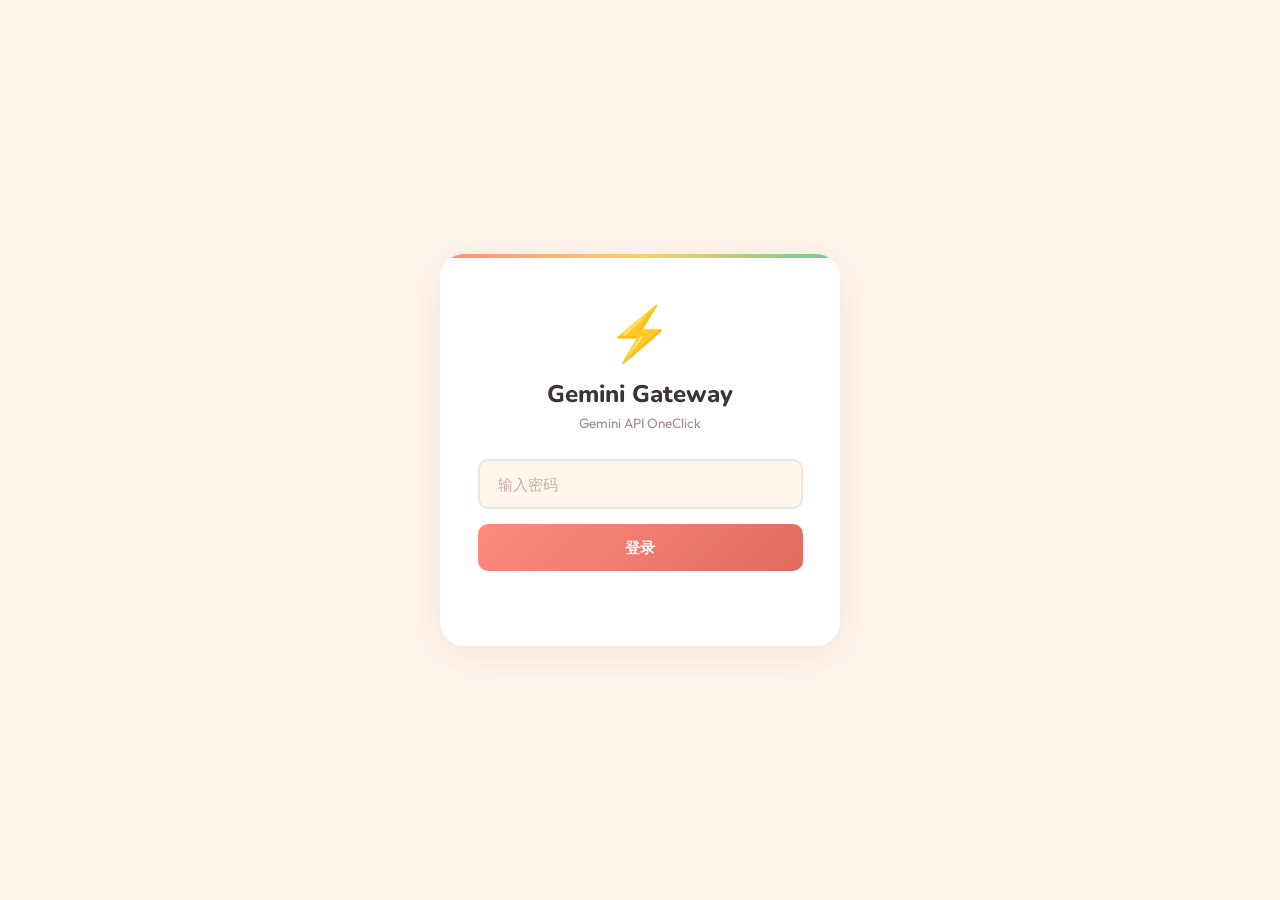
<file: web/index.html>
<!DOCTYPE html>
<html lang="zh-CN">
<head>
<meta charset="UTF-8">
<meta name="viewport" content="width=device-width, initial-scale=1.0">
<script>try{var t=localStorage.getItem('oc-theme');if(t==='terminal')document.documentElement.dataset.theme=t;}catch(e){}</script>
<title>Gemini Gateway</title>
<link rel="icon" href="data:image/svg+xml,<svg xmlns='http://www.w3.org/2000/svg' viewBox='0 0 100 100'><text y='.9em' font-size='90'>🍪</text></svg>">
<link rel="preconnect" href="https://fonts.googleapis.com">
<link href="https://fonts.googleapis.com/css2?family=Nunito:wght@400;600;700;800&family=Outfit:wght@300;400;500&family=JetBrains+Mono:wght@400;600;800&display=swap" rel="stylesheet">
<style>
*, *::before, *::after { margin: 0; padding: 0; box-sizing: border-box; }

:root {
  --bg: #FFF6EE;
  --bg-warm: #FFF0E3;
  --card: #FFFFFF;
  --card-hover: #FFF9F5;
  --primary: #FF8B7E;
  --primary-light: #FFB5AD;
  --primary-dark: #E06B5E;
  --accent: #FFD166;
  --accent-light: #FFE4A0;
  --success: #6EC89B;
  --success-light: #D4F0E1;
  --danger: #FF7B7B;
  --danger-light: #FFD4D4;
  --warn: #FFB347;
  --warn-light: #FFE4B5;
  --text: #3D3535;
  --text-muted: #9E8E8E;
  --text-light: #C4B0B0;
  --border: #F0E4DC;
  --shadow-sm: 0 2px 8px rgba(120, 80, 60, 0.06);
  --shadow-md: 0 4px 20px rgba(120, 80, 60, 0.08);
  --shadow-lg: 0 8px 40px rgba(120, 80, 60, 0.12);
  --radius: 16px;
  --radius-sm: 10px;
}

html { font-size: 15px; }
body {
  font-family: 'Outfit', sans-serif;
  background: var(--bg);
  color: var(--text);
  min-height: 100vh;
  overflow-x: hidden;
}

body::before {
  content: '';
  position: fixed;
  inset: 0;
  background:
    radial-gradient(circle at 15% 25%, rgba(255,139,126,0.06) 0%, transparent 50%),
    radial-gradient(circle at 85% 75%, rgba(255,209,102,0.06) 0%, transparent 50%),
    radial-gradient(circle at 50% 50%, rgba(110,200,155,0.04) 0%, transparent 60%);
  pointer-events: none;
  z-index: 0;
}

/* --- LOGIN --- */
.login-screen {
  position: fixed; inset: 0;
  display: flex; align-items: center; justify-content: center;
  background: var(--bg); z-index: 1000;
  transition: opacity 0.5s ease, transform 0.5s ease;
}
.login-screen.hidden { opacity: 0; transform: scale(1.02); pointer-events: none; }

.login-box {
  text-align: center; padding: 3rem 2.5rem;
  background: var(--card); border-radius: 24px;
  box-shadow: var(--shadow-lg); width: min(400px, 90vw);
  position: relative; overflow: hidden;
}
.login-box::before {
  content: ''; position: absolute; top: 0; left: 0; right: 0; height: 4px;
  background: linear-gradient(90deg, var(--primary), var(--accent), var(--success));
}
.login-icon { font-size: 3.5rem; margin-bottom: 0.8rem; display: block; animation: float 3s ease-in-out infinite; }
@keyframes float { 0%, 100% { transform: translateY(0); } 50% { transform: translateY(-8px); } }

.login-box h1 { font-family: 'Nunito', sans-serif; font-weight: 800; font-size: 1.6rem; color: var(--text); margin-bottom: 0.3rem; }
.login-box p { color: var(--text-muted); font-size: 0.9rem; margin-bottom: 1.8rem; }

.login-input {
  width: 100%; padding: 0.9rem 1.2rem; border: 2px solid var(--border);
  border-radius: var(--radius-sm); font-family: 'Outfit', sans-serif; font-size: 1rem;
  outline: none; transition: border-color 0.2s, box-shadow 0.2s; background: var(--bg);
}
.login-input:focus { border-color: var(--primary-light); box-shadow: 0 0 0 4px rgba(255,139,126,0.1); }
.login-input::placeholder { color: var(--text-light); }

.login-btn {
  width: 100%; margin-top: 1rem; padding: 0.9rem;
  background: linear-gradient(135deg, var(--primary), var(--primary-dark));
  color: white; border: none; border-radius: var(--radius-sm);
  font-family: 'Nunito', sans-serif; font-weight: 700; font-size: 1rem;
  cursor: pointer; transition: transform 0.15s, box-shadow 0.15s;
}
.login-btn:hover { transform: translateY(-1px); box-shadow: 0 4px 16px rgba(255,139,126,0.3); }
.login-btn:active { transform: translateY(0); }
.login-error { color: var(--danger); font-size: 0.85rem; margin-top: 0.8rem; min-height: 1.2rem; }

/* --- APP --- */
.app { position: relative; z-index: 1; max-width: 1200px; margin: 0 auto; padding: 1.5rem; display: none; }
.app.visible { display: block; animation: fadeUp 0.6s ease; }
@keyframes fadeUp { from { opacity: 0; transform: translateY(16px); } to { opacity: 1; transform: translateY(0); } }

/* --- TOPBAR --- */
.topbar {
  display: flex; align-items: center; justify-content: space-between; flex-wrap: wrap; gap: 0.8rem;
  margin-bottom: 1.5rem; padding: 1rem 1.5rem;
  background: var(--card); border-radius: var(--radius); box-shadow: var(--shadow-sm);
}
.topbar-left { display: flex; align-items: center; gap: 0.8rem; }
.topbar-logo { font-size: 1.8rem; }
.topbar-title { font-family: 'Nunito', sans-serif; font-weight: 800; font-size: 1.3rem; }
.topbar-sub { font-size: 0.8rem; color: var(--text-muted); }
.topbar-right { display: flex; align-items: center; gap: 0.6rem; flex-wrap: wrap; }

.stat-pill {
  display: inline-flex; align-items: center; gap: 0.4rem;
  padding: 0.35rem 0.8rem; border-radius: 20px; font-size: 0.8rem; font-weight: 500;
}
.stat-pill.ok { background: var(--success-light); color: #2D7A52; }
.stat-pill.warn { background: var(--danger-light); color: #B94A4A; }
.stat-pill.disabled { background: var(--warn-light); color: #92610E; }
.stat-pill.mode { background: #E8F0FE; color: #2F5FA8; }

.btn-topbar {
  padding: 0.4rem 0.9rem; border-radius: 10px; border: 2px solid var(--border);
  background: var(--card); cursor: pointer; display: inline-flex; align-items: center;
  gap: 0.35rem; font-size: 0.8rem; font-family: 'Outfit', sans-serif; font-weight: 500;
  color: var(--text-muted); transition: all 0.15s; white-space: nowrap;
}
.btn-topbar:hover { border-color: var(--primary-light); background: var(--bg-warm); color: var(--text); }
.btn-topbar.spinning .icon { display: inline-block; animation: spin 0.8s linear infinite; }
.btn-topbar .icon { font-size: 0.95rem; line-height: 1; }
@keyframes spin { to { transform: rotate(360deg); } }

/* --- GRID --- */
.grid { display: grid; grid-template-columns: repeat(auto-fill, minmax(220px, 1fr)); gap: 1rem; margin-bottom: 1.5rem; }

/* --- CARD --- */
.card {
  background: var(--card); border-radius: var(--radius); padding: 1.2rem;
  box-shadow: var(--shadow-sm); border: 2px solid transparent;
  cursor: pointer; transition: all 0.2s ease; position: relative; overflow: hidden;
}
.card::after {
  content: ''; position: absolute; top: 0; left: 0; right: 0; height: 3px;
  background: var(--border); transition: background 0.2s;
}
.card.healthy::after { background: linear-gradient(90deg, var(--success), var(--accent)); }
.card.unhealthy::after { background: linear-gradient(90deg, var(--danger), var(--primary-light)); }
.card.disabled-card {
  background: #F3F0ED; opacity: 0.55; filter: grayscale(0.6);
}
.card.disabled-card::after { background: var(--text-light); }
.card.disabled-card:hover { opacity: 0.75; filter: grayscale(0.3); }
.card.no-cookie::after { background: linear-gradient(90deg, var(--danger), var(--primary-light)); }
.card:hover { transform: translateY(-3px); box-shadow: var(--shadow-md); border-color: var(--border); }

.card-header { display: flex; align-items: center; justify-content: space-between; margin-bottom: 0.4rem; }
.card-num { font-family: 'Nunito', sans-serif; font-weight: 800; font-size: 1.1rem; color: var(--text); }
.card-status { width: 10px; height: 10px; border-radius: 50%; flex-shrink: 0; }
.card-status.green { background: var(--success); box-shadow: 0 0 8px rgba(110,200,155,0.4); }
.card-status.red { background: var(--danger); box-shadow: 0 0 8px rgba(255,123,123,0.4); animation: pulse 2s ease-in-out infinite; }
.card-status.yellow { background: var(--warn); }
.card-status.grey { background: var(--text-light); }
.card-status.orange { background: var(--warn); box-shadow: 0 0 8px rgba(255,179,71,0.4); }
.card-status.restarting { background: transparent; border: 2px solid #5B9BD5; border-top-color: transparent; box-sizing: border-box; animation: spin 0.9s linear infinite; }
.card.restarting::after { background: linear-gradient(90deg, #5B9BD5, #93CCE8); }
.card-restarting { font-size: 0.7rem; color: #5B9BD5; background: #E8F0FE; padding: 0.2rem 0.5rem; border-radius: 6px; margin-top: 0.3rem; }
.card-status.blue { background: #5B9BD5; box-shadow: 0 0 8px rgba(91,155,213,0.4); animation: pulse 1.5s ease-in-out infinite; }
.card.img-blocked::after { background: linear-gradient(90deg, var(--warn), var(--accent)); }
.card.tier-plus.healthy::after { background: linear-gradient(90deg, #5B9BD5, #93CCE8); }
.card.tier-pro.healthy::after { background: linear-gradient(90deg, #B89AE8, #D0BFF0); }
.card.tier-ultra.healthy::after { background: linear-gradient(90deg, #C9880E, #E8B830); }
.card-warn { font-size: 0.7rem; color: var(--warn); background: var(--warn-light); padding: 0.2rem 0.5rem; border-radius: 6px; margin-top: 0.3rem; }
.card-busy { font-size: 0.7rem; color: #5B9BD5; background: #E8F0FE; padding: 0.2rem 0.5rem; border-radius: 6px; margin-top: 0.3rem; }
@keyframes pulse { 0%, 100% { opacity: 1; } 50% { opacity: 0.5; } }

.card-meta { display: flex; align-items: center; gap: 0.4rem; margin-bottom: 0.4rem; flex-wrap: wrap; }
.card-name { font-size: 0.85rem; color: var(--text-muted); white-space: nowrap; overflow: hidden; text-overflow: ellipsis; flex: 1; }
.card-port { font-size: 0.7rem; color: var(--text-light); font-family: 'SF Mono', 'Fira Code', monospace; }
.group-badge {
  display: inline-block; font-size: 0.68rem; font-weight: 600; padding: 0.1rem 0.5rem;
  border-radius: 10px; letter-spacing: 0.3px; text-transform: uppercase;
  font-family: 'Nunito', sans-serif;
}

.card-preview {
  font-size: 0.75rem; color: var(--text-light); font-family: 'SF Mono', 'Fira Code', monospace;
  background: var(--bg); padding: 0.35rem 0.6rem; border-radius: 6px;
  white-space: nowrap; overflow: hidden; text-overflow: ellipsis;
}
.card-preview.empty { color: var(--danger); background: var(--danger-light); font-family: 'Outfit', sans-serif; }

.card-stats { font-size: 0.72rem; color: var(--text-muted); margin-top: 0.3rem; display: flex; gap: 0.6rem; }
.card-stats .stat-item { white-space: nowrap; }
.card-stats .stat-err { color: var(--danger); }
.card-usage { margin-top: 0.35rem; display: flex; flex-direction: column; gap: 0.2rem; font-size: 0.7rem; color: var(--text-muted); }
.card-usage .u-row { display: flex; align-items: center; gap: 0.4rem; }
.card-usage .u-label { width: 1.6rem; flex-shrink: 0; }
.card-usage .u-bar { display: block; flex: 1; height: 5px; border-radius: 3px; background: var(--border); overflow: hidden; }
.card-usage .u-fill { display: block; height: 100%; border-radius: 3px; background: var(--success); }
.card-usage .u-fill.mid { background: var(--warn); }
.card-usage .u-fill.high { background: var(--danger); }
.card-usage .u-pct { width: 2.4rem; text-align: right; flex-shrink: 0; font-variant-numeric: tabular-nums; }
.card-usage.stale { opacity: 0.55; }
.card-error {
  font-size: 0.7rem; color: var(--danger); background: var(--danger-light);
  padding: 0.2rem 0.5rem; border-radius: 6px; margin-top: 0.3rem;
  white-space: nowrap; overflow: hidden; text-overflow: ellipsis;
}
.card-actions { margin-top: 0.4rem; display: flex; gap: 0.4rem; justify-content: space-between; }
.card-btn {
  font-size: 0.72rem; padding: 0.2rem 0.6rem; border-radius: 6px; border: 1px solid var(--border);
  background: var(--bg); cursor: pointer; font-family: 'Outfit'; transition: all 0.15s;
}
.card-btn:hover { background: var(--bg-warm); border-color: var(--primary-light); }
.card-btn.enable { border-color: var(--success); color: #2D7A52; }
.card-btn.disable { border-color: var(--danger); color: #B94A4A; }
.card-btn.test { border-color: #2D9CDB; color: #2D9CDB; }
.card-btn.restart { border-color: var(--success); color: #2D7A52; }
.card-btn.testing { opacity: 0.5; pointer-events: none; }

/* --- MODAL --- */
.modal-overlay {
  position: fixed; inset: 0; background: rgba(60, 40, 30, 0.3); backdrop-filter: blur(4px);
  z-index: 500; display: flex; align-items: center; justify-content: center;
  opacity: 0; pointer-events: none; transition: opacity 0.25s;
}
.modal-overlay.active { opacity: 1; pointer-events: auto; }

.modal {
  background: var(--card); border-radius: 20px; padding: 2rem;
  width: min(460px, 92vw); box-shadow: var(--shadow-lg);
  transform: translateY(20px) scale(0.97); transition: transform 0.3s ease;
  max-height: 90vh; overflow-y: auto;
}
.modal-overlay.active .modal { transform: translateY(0) scale(1); }

.modal-header { display: flex; align-items: center; justify-content: space-between; margin-bottom: 1.5rem; }
.modal-title { font-family: 'Nunito', sans-serif; font-weight: 800; font-size: 1.3rem; }
.modal-close {
  width: 34px; height: 34px; border-radius: 10px; border: none; background: var(--bg);
  cursor: pointer; font-size: 1.1rem; display: flex; align-items: center;
  justify-content: center; transition: background 0.15s;
}
.modal-close:hover { background: var(--danger-light); }

.form-group { margin-bottom: 1.2rem; }
.form-label { display: block; font-size: 0.8rem; font-weight: 500; color: var(--text-muted); margin-bottom: 0.4rem; text-transform: uppercase; letter-spacing: 0.5px; }
.form-input {
  width: 100%; padding: 0.8rem 1rem; border: 2px solid var(--border);
  border-radius: var(--radius-sm); font-family: 'SF Mono', 'Fira Code', monospace;
  font-size: 0.85rem; outline: none; transition: border-color 0.2s, box-shadow 0.2s;
  background: var(--bg); color: var(--text);
}
.form-input:focus { border-color: var(--primary-light); box-shadow: 0 0 0 4px rgba(255,139,126,0.08); }
.form-input::placeholder { color: var(--text-light); }
.form-input-name { font-family: 'Outfit', sans-serif; font-size: 0.95rem; }
.card-proxy { display:flex; gap:0.45rem; margin:0.65rem 0; font-size:0.74rem; color:var(--text-muted); }
.card-proxy-label { flex-shrink:0; color:var(--text-light); }
.card-proxy-value { min-width:0; overflow-wrap:anywhere; }
.proxy-list { display:flex; flex-direction:column; gap:0.5rem; margin-bottom:0.8rem; }
.proxy-row { display:flex; align-items:center; gap:0.65rem; padding:0.65rem 0.75rem; background:var(--bg); border:1px solid var(--border); border-radius:var(--radius-sm); }
.proxy-row-info { flex:1; min-width:0; overflow-wrap:anywhere; font-size:0.8rem; }
.proxy-row-address { color:var(--text-muted); margin-top:0.15rem; font-family:var(--font-mono,monospace); font-size:0.72rem; }
.proxy-row.editing { border-color:var(--accent); }
.proxy-row-actions { display:flex; gap:0.4rem; flex-wrap:wrap; flex-shrink:0; }
.proxy-edit-cancel { grid-column:1/-1; justify-self:end; }
.proxy-edit-cancel[hidden] { display:none; }
.proxy-add { display:grid; grid-template-columns:1fr auto; gap:0.55rem; }
.proxy-add .proxy-address { grid-column:1/-1; }
.proxy-examples { grid-column:1/-1; font-size:0.72rem; line-height:1.65; color:var(--text-muted); }
.proxy-examples code { font-family:var(--font-mono,monospace); overflow-wrap:anywhere; }
.proxy-add .btn { padding:0.6rem 1rem; }
.proxy-select-msg { font-size:0.76rem; min-height:1.1rem; margin-top:0.35rem; color:var(--text-muted); }
.proxy-select-msg.err { color:var(--danger); }

.modal-actions { display: flex; gap: 0.8rem; margin-top: 1.5rem; }
.btn { flex: 1; padding: 0.85rem; border-radius: var(--radius-sm); border: none; font-family: 'Nunito', sans-serif; font-weight: 700; font-size: 0.95rem; cursor: pointer; transition: all 0.15s; }
.btn-primary { background: linear-gradient(135deg, var(--primary), var(--primary-dark)); color: white; }
.btn-primary:hover { transform: translateY(-1px); box-shadow: 0 4px 16px rgba(255,139,126,0.3); }
.btn-primary:active { transform: translateY(0); }
.btn-primary:disabled { opacity: 0.5; cursor: not-allowed; transform: none; box-shadow: none; }
.btn-ghost { background: var(--bg); color: var(--text-muted); border: 2px solid var(--border); }
.btn-ghost:hover { background: var(--bg-warm); }

.modal-msg { margin-top: 0.8rem; font-size: 0.85rem; min-height: 1.2rem; text-align: center; }
.modal-msg.ok { color: var(--success); }
.modal-msg.err { color: var(--danger); }

/* --- LOG PANEL --- */
/* --- TABS --- */
.tab-bar {
  display: flex; gap: 0; margin-bottom: 1.5rem;
  background: var(--card); border-radius: var(--radius); box-shadow: var(--shadow-sm);
  overflow: hidden;
}
.tab-btn {
  flex: 1; padding: 0.85rem 1rem; border: none; background: transparent;
  font-family: 'Nunito', sans-serif; font-weight: 700; font-size: 0.95rem;
  color: var(--text-muted); cursor: pointer; transition: all 0.2s;
  display: flex; align-items: center; justify-content: center; gap: 0.5rem;
  position: relative;
}
.tab-btn:hover { background: var(--bg-warm); color: var(--text); }
.tab-btn.active { color: var(--primary-dark); background: var(--bg-warm); }
.tab-btn.active::after {
  content: ''; position: absolute; bottom: 0; left: 10%; right: 10%; height: 3px;
  background: linear-gradient(90deg, var(--primary), var(--accent)); border-radius: 3px 3px 0 0;
}
.tab-content { display: none; }
.tab-content.active { display: block; animation: fadeUp 0.3s ease; }

/* --- IMAGE STUDIO --- */
.studio-section {
  background: var(--card); border-radius: var(--radius); box-shadow: var(--shadow-sm);
  padding: 1.2rem; margin-bottom: 1rem;
}
.studio-section-title {
  font-family: 'Nunito', sans-serif; font-weight: 700; font-size: 0.9rem;
  color: var(--text); margin-bottom: 0.8rem; display: flex; align-items: center; gap: 0.5rem;
}
.studio-label {
  font-size: 0.78rem; color: var(--text-muted); margin-bottom: 0.35rem; font-weight: 500;
}
.img-grid {
  display: grid; gap: 0.6rem;
}
.img-grid.cols-1 { grid-template-columns: 1fr; }
.img-grid.cols-2 { grid-template-columns: repeat(2, 1fr); }
.img-grid.cols-3 { grid-template-columns: repeat(3, 1fr); }
.img-grid.cols-4 { grid-template-columns: repeat(4, 1fr); }
.img-card {
  position: relative; border-radius: var(--radius-sm); overflow: hidden;
  box-shadow: var(--shadow-sm); background: var(--bg); transition: transform 0.15s;
}
.img-card:hover { transform: translateY(-2px); box-shadow: var(--shadow-md); }
.img-card img { width: 100%; display: block; cursor: pointer; }
.img-card-actions {
  position: absolute; bottom: 0; left: 0; right: 0;
  background: linear-gradient(transparent, rgba(0,0,0,0.6));
  padding: 1.5rem 0.5rem 0.5rem; display: flex; gap: 0.3rem; justify-content: flex-end;
  opacity: 0; transition: opacity 0.2s;
}
.img-card:hover .img-card-actions { opacity: 1; }
.img-action-btn {
  padding: 0.25rem 0.55rem; border-radius: 6px; border: none;
  font-size: 0.72rem; cursor: pointer; font-family: 'Outfit', sans-serif;
  transition: all 0.15s; backdrop-filter: blur(4px);
}
.img-action-btn.save { background: rgba(110,200,155,0.85); color: #fff; }
.img-action-btn.save:hover { background: var(--success); }
.img-action-btn.dl { background: rgba(255,255,255,0.85); color: var(--text); }
.img-action-btn.dl:hover { background: #fff; }
.img-action-btn.del { background: rgba(255,123,123,0.85); color: #fff; }
.img-action-btn.del:hover { background: var(--danger); }
.img-action-btn.pro { background: rgba(160,120,220,0.85); color: #fff; }
.img-action-btn.pro:hover { background: rgba(140,90,210,1); }
.img-action-btn.pro:disabled { opacity: 0.6; cursor: wait; }

.section-toggle {
  cursor: pointer; user-select: none;
}
.section-toggle::before {
  content: '▼'; display: inline-block; font-size: 0.6rem; margin-right: 0.3rem;
  transition: transform 0.2s ease; vertical-align: middle;
}
.section-toggle.collapsed::before {
  transform: rotate(-90deg);
}
.section-content.collapsed {
  display: none !important;
}
.gallery-empty {
  text-align: center; padding: 2rem; color: var(--text-muted); font-size: 0.88rem;
}
.gallery-meta {
  font-size: 0.7rem; color: var(--text-muted); padding: 0.3rem 0.5rem;
  white-space: nowrap; overflow: hidden; text-overflow: ellipsis;
}
.batch-bar {
  display: flex; gap: 0.5rem; align-items: center; flex-wrap: wrap;
  padding: 0.5rem 0; font-size: 0.82rem;
}
.batch-bar .info { color: var(--text-muted); flex: 1; }

/* Task tabs */
.task-tab {
  padding: 0.35rem 0.8rem; font-size: 0.75rem; font-weight: 600; border: none;
  background: transparent; color: var(--text-muted); cursor: pointer;
  border-bottom: 2px solid transparent; margin-bottom: -2px; transition: all 0.15s;
  font-family: 'Outfit', sans-serif; display: inline-flex; align-items: center; gap: 0.3rem;
  flex-shrink: 0;
}
.task-tab:hover { color: var(--text); }
.task-tab.active { color: var(--primary); border-bottom-color: var(--primary); }
.task-tab .task-status-dot { font-size: 0.6rem; }
.task-tab .task-close { font-size: 0.85rem; opacity: 0.4; cursor: pointer; margin-left: 0.2rem; }
.task-tab .task-close:hover { opacity: 1; color: var(--danger); }
.task-timeline {
  font-size: 0.72rem; color: var(--text-muted); padding: 0.4rem 0.6rem;
  background: var(--bg); border-radius: var(--radius-sm); margin-bottom: 0.5rem;
  border: 1px solid var(--border); line-height: 1.6;
}
.task-timeline .tl-step { display: inline; }
.task-timeline .tl-arrow { color: var(--border); margin: 0 0.3rem; }
.task-timeline .tl-error { color: var(--danger); }
.task-timeline .tl-success { color: var(--success); font-weight: 600; }
.task-timeline .tl-trying { color: var(--primary); }
@keyframes taskPulse { 0%,100% { opacity: 1; } 50% { opacity: 0.4; } }
/* Optimize prompt bubbles */
.opt-bubble {
  width: 36px; height: 36px; border-radius: 50%; border: 2px solid var(--border);
  background: var(--surface); font-size: 1rem; cursor: pointer; display: flex;
  align-items: center; justify-content: center; transition: all 0.15s;
  box-shadow: 0 2px 8px rgba(0,0,0,0.1);
}
.opt-bubble:hover { transform: scale(1.15); border-color: var(--primary); box-shadow: 0 4px 12px rgba(0,0,0,0.2); }
@keyframes bubblePop {
  0% { opacity: 0; transform: scale(0.3); }
  70% { transform: scale(1.1); }
  100% { opacity: 1; transform: scale(1); }
}
/* Image Studio chips */
.img-chip {
  padding: 0.22rem 0.5rem; border: 1.5px solid var(--border); border-radius: 14px;
  background: var(--bg); font-family: 'Outfit', sans-serif; font-size: 0.72rem;
  cursor: pointer; transition: all 0.15s; white-space: nowrap; color: var(--text-muted);
  flex-shrink: 0;
}
.img-chip:hover { border-color: var(--primary-light); background: var(--card); }
.img-chip.active { border-color: var(--primary); background: var(--primary); color: #fff; }
.img-chip.ratio { min-width: 42px; text-align: center; font-size: 0.7rem; }
.img-model-sel { min-width: 180px; }
.img-select {
  padding: 0.35rem 0.5rem; border: 2px solid var(--border); border-radius: var(--radius-sm);
  font-family: 'Outfit', sans-serif; font-size: 0.8rem; background: var(--bg); color: var(--text);
}
.dim-chip {
  padding: 0.2rem 0.5rem; border-radius: 12px; font-size: 0.7rem;
  border: 1.5px solid var(--border); background: var(--bg); cursor: pointer;
  transition: all 0.15s; font-family: 'Outfit', sans-serif; color: var(--text-muted);
  display: inline-flex; align-items: center; gap: 0.2rem;
}
.dim-chip:hover { border-color: var(--accent); background: var(--card); }
.dim-chip.active { border-color: var(--accent); background: var(--accent-light); color: #92610E; }
.dim-chip .dim-label { font-weight: 600; }
.style-tpl-card {
  padding: 0.4rem 0.6rem; border-radius: 10px; flex-shrink: 0;
  background: var(--bg); border: 1.5px solid var(--border); transition: all 0.15s;
  min-width: 110px; max-width: 160px;
}
.style-tpl-card:hover { border-color: var(--primary-light); }
.style-tpl-header {
  display: flex; align-items: center; justify-content: space-between; cursor: pointer;
  font-size: 0.75rem; font-weight: 600; font-family: 'Nunito', sans-serif;
}
.style-tpl-dims { display: flex; flex-wrap: wrap; gap: 0.2rem; margin-top: 0.3rem; }
.img-history-item {
  padding: 0.5rem; margin-bottom: 0.3rem; border-radius: var(--radius-sm);
  cursor: pointer; transition: background 0.15s;
}
.img-history-item:hover { background: var(--bg-warm); }

.log-panel {
  background: var(--card); border-radius: var(--radius); box-shadow: var(--shadow-sm);
  overflow: hidden; margin-bottom: 1.5rem;
}
.log-toggle {
  padding: 0.8rem 1.2rem; cursor: pointer; display: flex; align-items: center;
  justify-content: space-between; user-select: none;
}
.log-toggle:hover { background: var(--bg-warm); }
.log-header {
  font-family: 'Nunito', sans-serif; font-weight: 700; font-size: 0.95rem;
  display: flex; align-items: center; gap: 0.5rem;
}
.log-arrow { transition: transform 0.2s; font-size: 0.8rem; color: var(--text-muted); }
.log-arrow.open { transform: rotate(180deg); }
.log-body { max-height: 0; overflow: hidden; transition: max-height 0.3s ease; }
.log-body.open { max-height: 350px; overflow-y: auto; }
.log-list { padding: 0 1.2rem 0.8rem; }
.log-entry {
  font-size: 0.78rem; font-family: 'SF Mono', 'Fira Code', monospace;
  padding: 0.2rem 0; border-bottom: 1px solid var(--bg); line-height: 1.5;
}
.log-entry .time { color: var(--text-light); margin-right: 0.5rem; }
.log-entry .cnum { color: var(--primary); font-weight: 600; margin-right: 0.4rem; }
.log-entry.error { color: var(--danger); }
.log-entry.warn { color: var(--warn); }
.log-entry.info { color: var(--text-muted); }

/* --- TOAST --- */
.toast-container { position: fixed; bottom: 1.5rem; right: 1.5rem; z-index: 999; display: flex; flex-direction: column; gap: 0.5rem; align-items: flex-end; }
.toast { padding: 0.7rem 1.2rem; border-radius: var(--radius-sm); font-size: 0.85rem; font-weight: 500; box-shadow: var(--shadow-md); animation: slideIn 0.3s ease; max-width: 320px; }
.toast.ok { background: var(--success-light); color: #2D7A52; }
.toast.err { background: var(--danger-light); color: #B94A4A; }
.toast.info { background: #E8F0FE; color: #3566A5; }
@keyframes slideIn { from { opacity: 0; transform: translateX(20px); } to { opacity: 1; transform: translateX(0); } }

@media (max-width: 640px) {
  .topbar { flex-direction: column; gap: 0.8rem; text-align: center; }
  .topbar-right { justify-content: center; }
  .grid { grid-template-columns: repeat(auto-fill, minmax(160px, 1fr)); gap: 0.8rem; }
  .card { padding: 1rem; }
  .modal { padding: 1.5rem; }
  .studio-section { overflow: hidden; }
  .img-model-sel { flex: 1 1 100% !important; min-width: 0 !important; }
  .img-ctrl-row > div:last-child { flex: 1 1 100%; }
  /* Mobile: gallery 2 columns instead of 4 */
  .img-grid.cols-4 { grid-template-columns: repeat(2, 1fr) !important; }
}

/* --- GUARD SETTINGS MODAL --- */
.guard-section { margin-bottom: 1.2rem; }
.guard-section-title {
  font-family: 'Nunito', sans-serif; font-weight: 700; font-size: 0.9rem;
  color: var(--text); margin-bottom: 0.5rem; display: flex; align-items: center; gap: 0.5rem;
}

.toggle-row {
  display: flex; align-items: center; justify-content: space-between;
  padding: 0.7rem 1rem; background: var(--bg); border-radius: var(--radius-sm); margin-bottom: 0.8rem;
}
.toggle-label { font-size: 0.9rem; font-weight: 500; }
.toggle-desc { font-size: 0.75rem; color: var(--text-muted); margin-top: 0.15rem; }

.toggle-switch {
  position: relative; width: 48px; height: 26px; cursor: pointer;
}
.toggle-switch input { display: none; }
.toggle-track {
  position: absolute; inset: 0; background: var(--border); border-radius: 13px;
  transition: background 0.2s;
}
.toggle-switch input:checked + .toggle-track { background: var(--success); }
.toggle-knob {
  position: absolute; top: 3px; left: 3px; width: 20px; height: 20px;
  background: white; border-radius: 50%; box-shadow: 0 1px 4px rgba(0,0,0,0.15);
  transition: transform 0.2s;
}
.toggle-switch input:checked ~ .toggle-knob { transform: translateX(22px); }

.tag-input-area {
  display: flex; flex-wrap: wrap; gap: 0.4rem; padding: 0.6rem 0.8rem;
  background: var(--bg); border: 2px solid var(--border); border-radius: var(--radius-sm);
  min-height: 44px; align-items: center; cursor: text; transition: border-color 0.2s;
}
.tag-input-area:focus-within { border-color: var(--primary-light); }

.tag {
  display: inline-flex; align-items: center; gap: 0.3rem;
  padding: 0.25rem 0.6rem; background: var(--card); border: 1px solid var(--border);
  border-radius: 6px; font-size: 0.8rem; font-family: 'SF Mono', 'Fira Code', monospace;
  white-space: nowrap;
}
.tag.code { background: #EDE9FE; border-color: #C4B5FD; color: #5B21B6; }
.tag.keyword { background: #FEF3C7; border-color: #FCD34D; color: #92400E; }
.tag-remove {
  cursor: pointer; font-size: 0.7rem; color: var(--text-light); line-height: 1;
  padding: 0 0.1rem; border-radius: 3px;
}
.tag-remove:hover { color: var(--danger); background: var(--danger-light); }

.tag-new-input {
  border: none; outline: none; background: transparent;
  font-family: 'Outfit', sans-serif; font-size: 0.85rem; color: var(--text);
  min-width: 80px; flex: 1;
}
.tag-new-input::placeholder { color: var(--text-light); }

.model-chips {
  display: flex; flex-wrap: wrap; gap: 0.4rem; padding: 0.5rem 0;
  max-height: 4.2rem; overflow: hidden; transition: max-height 0.3s ease;
  position: relative;
}
.model-chips.expanded { max-height: none; }
.model-chip {
  display: inline-flex; align-items: center; gap: 0.3rem;
  padding: 0.25rem 0.65rem; border-radius: 999px; font-size: 0.78rem;
  background: var(--card-bg); border: 1.5px solid var(--border);
  color: var(--text); font-family: 'Outfit', sans-serif;
}
.model-chip::before {
  content: '🍪'; font-size: 0.7rem;
}
.model-chip-empty {
  font-size: 0.8rem; color: var(--text-muted); padding: 0.3rem 0;
}
.model-toggle {
  display: none; width: 100%; text-align: center; padding: 0.2rem 0;
  font-size: 0.75rem; color: var(--primary); cursor: pointer;
  font-family: 'Outfit', sans-serif;
}
.model-toggle:hover { text-decoration: underline; }
.model-toggle.visible { display: block; }
.model-slot-list {
  display: grid; gap: 0.55rem; margin-top: 0.5rem;
}
.model-slot-row {
  display: grid; grid-template-columns: 88px 1fr auto; gap: 0.5rem;
  align-items: center;
}
.model-slot-label {
  font-size: 0.78rem; color: var(--text-muted); font-weight: 700;
}
.model-slot-select {
  min-width: 0; width: 100%;
  padding: 0.45rem 0.6rem; border: 2px solid var(--border); border-radius: 8px;
  background: var(--bg); color: var(--text); font-family: 'Outfit', sans-serif; font-size: 0.8rem;
}
.model-slot-source {
  font-size: 0.72rem; color: var(--text-light); min-width: 32px; text-align: right;
}
.truth-list {
  display: grid; gap: 0.45rem; margin-top: 0.55rem;
}
.truth-row {
  padding: 0.55rem 0.7rem; border-radius: 10px; background: var(--bg);
  border: 1px solid var(--border);
}
.truth-top {
  display: flex; align-items: center; gap: 0.45rem; flex-wrap: wrap;
  font-size: 0.76rem; margin-bottom: 0.25rem;
}
.truth-endpoint {
  display: inline-flex; align-items: center; padding: 0.1rem 0.45rem; border-radius: 999px;
  background: var(--primary-light); color: var(--primary); font-weight: 700;
}
.truth-token {
  font-family: 'SF Mono', 'Fira Code', monospace; color: var(--text-muted);
}
.truth-main {
  font-size: 0.82rem; color: var(--text); line-height: 1.45;
}
.truth-meta {
  font-size: 0.72rem; color: var(--text-light); margin-top: 0.25rem;
}

.guard-hint {
  font-size: 0.75rem; color: var(--text-muted); margin-top: 0.4rem; line-height: 1.4;
}

.threshold-input {
  width: 60px; padding: 0.4rem 0.6rem; border: 2px solid var(--border);
  border-radius: 8px; font-family: 'Outfit', sans-serif; font-size: 0.9rem;
  text-align: center; outline: none; background: var(--bg);
  transition: border-color 0.2s;
}
.threshold-input:focus { border-color: var(--primary-light); }

/* --- GROUP MANAGER --- */
.group-def-item {
  display: flex; align-items: center; justify-content: space-between;
  padding: 0.6rem 0.8rem; background: var(--bg); border-radius: 8px;
  margin-bottom: 0.4rem;
}
.group-def-name {
  display: flex; align-items: center; gap: 0.5rem;
  font-family: 'Nunito', sans-serif; font-weight: 700; font-size: 0.95rem;
}
.group-def-count { font-size: 0.78rem; color: var(--text-muted); font-weight: 400; }
.group-def-del {
  padding: 0.2rem 0.5rem; border-radius: 6px; border: 1px solid var(--border);
  background: var(--card); cursor: pointer; font-size: 0.72rem; color: var(--danger);
  font-family: 'Outfit', sans-serif; transition: all 0.15s; white-space: nowrap;
}
.group-def-del:hover { background: var(--danger-light); border-color: var(--danger); }
.group-def-actions { display: flex; gap: 0.3rem; }
.group-def-btn {
  padding: 0.2rem 0.5rem; border-radius: 6px; border: 1px solid var(--border);
  background: var(--card); cursor: pointer; font-size: 0.72rem; color: var(--text-muted);
  font-family: 'Outfit', sans-serif; transition: all 0.15s; white-space: nowrap;
}
.group-def-btn:hover { background: var(--bg-warm); border-color: var(--primary-light); color: var(--text); }

.gm-picker {
  display: flex; flex-direction: column; gap: 0.3rem;
  max-height: 320px; overflow-y: auto; padding: 0.5rem;
  background: var(--bg); border: 2px solid var(--border); border-radius: var(--radius-sm);
}
.gm-pick-item {
  display: flex; align-items: center; gap: 0.6rem;
  padding: 0.5rem 0.7rem; border-radius: 8px; cursor: pointer;
  transition: all 0.15s; user-select: none; border: 2px solid transparent;
}
.gm-pick-item:hover { background: var(--bg-warm); }
.gm-pick-item.picked { background: rgba(255,139,126,0.12); border-color: var(--primary); }
.gm-pick-item.other-group { opacity: 0.45; }
.gm-pick-num { font-family: 'Nunito', sans-serif; font-weight: 800; font-size: 0.85rem; min-width: 32px; }
.gm-pick-name { font-size: 0.82rem; color: var(--text-muted); flex: 1; overflow: hidden; text-overflow: ellipsis; white-space: nowrap; }
.gm-pick-port { font-size: 0.72rem; color: var(--text-light); font-family: 'SF Mono', monospace; }
.gm-pick-dot { width: 8px; height: 8px; border-radius: 50%; flex-shrink: 0; }
.gm-pick-check {
  width: 18px; height: 18px; border-radius: 5px; border: 2px solid var(--border);
  display: flex; align-items: center; justify-content: center; font-size: 0.65rem; color: white; flex-shrink: 0;
}
.gm-pick-item.picked .gm-pick-check { background: var(--primary); border-color: var(--primary); }
.gm-section-title {
  font-family: 'Nunito', sans-serif; font-weight: 700; font-size: 0.85rem;
  color: var(--text-muted); margin: 0.8rem 0 0.4rem; display: flex; align-items: center; gap: 0.5rem;
}
.gm-back-btn {
  font-size: 0.85rem; color: var(--primary); cursor: pointer; font-weight: 600;
  background: none; border: none; font-family: 'Outfit', sans-serif; padding: 0;
}
.gm-back-btn:hover { text-decoration: underline; }

::-webkit-scrollbar { width: 6px; }
::-webkit-scrollbar-track { background: transparent; }
::-webkit-scrollbar-thumb { background: var(--border); border-radius: 3px; }
::-webkit-scrollbar-thumb:hover { background: var(--text-light); }

/* ═══════════════ THEMES ═══════════════
   Every color/font below is a token; [data-theme] on <html> swaps the set.
   No data-theme = 奶油 (the original palette, unchanged). */
:root {
  --ok-ink: #2D7A52; --bad-ink: #B94A4A; --warn-ink: #92610E;
  --info: #5B9BD5; --info-bg: #E8F0FE; --info-ink: #2F5FA8;
  --disabled-bg: #F3F0ED;
  --overlay: rgba(60, 40, 30, 0.3);
  --focus-ring: rgba(255,139,126,0.14);
  --on-primary: #fff;
  --glow-1: rgba(255,139,126,0.06); --glow-2: rgba(255,209,102,0.06); --glow-3: rgba(110,200,155,0.04);
  --tier-plus: linear-gradient(90deg, #5B9BD5, #93CCE8);
  --tier-pro: linear-gradient(90deg, #B89AE8, #D0BFF0);
  --tier-ultra: linear-gradient(90deg, #C9880E, #E8B830);
  --tier-pro-ink: #8A63D2; --tier-ultra-ink: #B07A0C; --tier-plus-ink: #3C7DBA;
  --font-body: 'Outfit', sans-serif;
  --font-display: 'Nunito', sans-serif;
  --font-mono: 'SF Mono', 'Fira Code', monospace;
  --surface: var(--card); --card-bg: var(--card);
  --card-border: transparent;
  --bar-h: 6px;
}

/* 终端 — phosphor green on black, everything monospace */
:root[data-theme="terminal"] {
  --bg: #0A0D0B; --bg-warm: #0F1511; --card: #0D1210; --card-hover: #111A15;
  --primary: #3DFF8C; --primary-light: #1F7A47; --primary-dark: #2BD472;
  --accent: #FFC93D; --accent-light: #3A3214;
  --success: #3DFF8C; --success-light: #10301E;
  --danger: #FF5F56; --danger-light: #331614;
  --warn: #FFB13D; --warn-light: #33260F;
  --text: #C8F7D6; --text-muted: #6FA585; --text-light: #3B5E49; --border: #1D2E24;
  --shadow-sm: none; --shadow-md: 0 0 0 1px #2BD47255, 0 0 24px rgba(61,255,140,0.10); --shadow-lg: 0 0 40px rgba(61,255,140,0.12);
  --radius: 3px; --radius-sm: 2px;
  --ok-ink: #3DFF8C; --bad-ink: #FF7A72; --warn-ink: #FFC66B;
  --info: #4FD1FF; --info-bg: #0F2630; --info-ink: #7FDFFF;
  --disabled-bg: #0A0D0B; --overlay: rgba(0, 0, 0, 0.7); --focus-ring: rgba(61,255,140,0.15);
  --on-primary: #04110A;
  --glow-1: rgba(61,255,140,0.04); --glow-2: transparent; --glow-3: transparent;
  --tier-plus: #5AA9FF; --tier-pro: #B98CFF; --tier-ultra: #FFC93D;
  --tier-pro-ink: #C9A6FF; --tier-ultra-ink: #FFC93D; --tier-plus-ink: #7FBFFF;
  --font-body: 'JetBrains Mono', monospace; --font-display: 'JetBrains Mono', monospace; --font-mono: 'JetBrains Mono', monospace;
  --card-border: #1D2E24;
}

/* ── token plumbing: everything that used to be hardcoded ── */
button { color: var(--text); }
body, button, input, select, textarea,
.login-input, .card-btn, .btn-topbar, .form-input-name, .img-chip, .img-select, .dim-chip,
.task-tab, .img-action-btn, .tag-new-input, .model-chip, .model-toggle, .model-slot-select,
.threshold-input, .group-def-del, .group-def-btn, .gm-back-btn, .card-preview.empty { font-family: var(--font-body); }
.login-box h1, .login-btn, .topbar-title, .card-num, .group-badge, .modal-title, .btn, .tab-btn,
.studio-section-title, .style-tpl-header, .log-header, .guard-section-title, .group-def-name,
.gm-pick-num, .gm-section-title { font-family: var(--font-display); }
.card-port, .card-preview, .form-input, .log-entry, .tag, .truth-token, .gm-pick-port { font-family: var(--font-mono); }

body::before {
  background:
    radial-gradient(circle at 15% 25%, var(--glow-1) 0%, transparent 50%),
    radial-gradient(circle at 85% 75%, var(--glow-2) 0%, transparent 50%),
    radial-gradient(circle at 50% 50%, var(--glow-3) 0%, transparent 60%);
}
.login-input { color: var(--text); }
.login-input:focus, .form-input:focus { box-shadow: 0 0 0 4px var(--focus-ring); }
.login-btn, .btn-primary { color: var(--on-primary); }
.login-btn:hover, .btn-primary:hover { box-shadow: 0 4px 16px var(--focus-ring); }
.stat-pill.ok { color: var(--ok-ink); }
.stat-pill.warn { color: var(--bad-ink); }
.stat-pill.disabled { color: var(--warn-ink); }
.stat-pill.mode { background: var(--info-bg); color: var(--info-ink); }
.card { border-color: var(--card-border); }
.card.disabled-card { background: var(--disabled-bg); }
.card-status.restarting { border-color: var(--info); border-top-color: transparent; }
.card.restarting::after { background: var(--info); }
.card-restarting, .card-busy { color: var(--info-ink); background: var(--info-bg); }
.card-status.blue { background: var(--info); box-shadow: 0 0 8px var(--info); }
.card.tier-plus.healthy::after { background: var(--tier-plus); }
.card.tier-pro.healthy::after { background: var(--tier-pro); }
.card.tier-ultra.healthy::after { background: var(--tier-ultra); }
.card-warn { color: var(--warn-ink); }
.card-btn { color: var(--text); }
.card-btn.enable, .card-btn.restart { color: var(--ok-ink); }
.card-btn.disable { color: var(--bad-ink); }
.card-btn.test { border-color: var(--info); color: var(--info-ink); }
.toast.ok { color: var(--ok-ink); }
.toast.err { color: var(--bad-ink); }
.toast.info { background: var(--info-bg); color: var(--info-ink); }
.modal-overlay { background: var(--overlay); }
.modal-close { color: var(--text); }
.dim-chip.active { color: var(--warn-ink); }
.img-chip.active { color: var(--on-primary); }
.gm-pick-item.picked { background: var(--focus-ring); }

/* ── layout fixes ── */
.grid { grid-template-columns: repeat(auto-fill, minmax(236px, 1fr)); }
.card { display: flex; flex-direction: column; padding: 1.15rem 1.2rem 1rem; }
.card:hover { background: var(--card-hover); }
.card-actions { margin-top: auto; padding-top: 0.7rem; align-items: center; }
.card-btn { white-space: nowrap; }
.card-head-right { display: inline-flex; align-items: center; gap: 0.45rem; }
.tier-chip {
  font-family: var(--font-display); font-size: 0.6rem; font-weight: 800; letter-spacing: 0.09em;
  padding: 0.08rem 0.38rem; border-radius: 4px; border: 1px solid currentColor; line-height: 1.3;
}
.tier-chip.pro { color: var(--tier-pro-ink); }
.tier-chip.ultra { color: var(--tier-ultra-ink); }
.tier-chip.plus { color: var(--tier-plus-ink); }
.tier-chip.free { color: var(--text-light); }
.card-usage { margin-top: 0.55rem; gap: 0.28rem; }
.card-usage .u-bar { height: var(--bar-h); background: var(--bg-warm); }
.card-usage .u-pct { font-family: var(--font-mono); font-size: 0.68rem; }
.card-stats { margin-top: 0.45rem; }
@media (max-width: 560px) {
  .grid { grid-template-columns: 1fr; }
}

/* first paint only: cards rise in one after another (not on the 10s refresh) */
@keyframes cardIn { from { opacity: 0; transform: translateY(10px); } to { opacity: 1; transform: none; } }
.grid.first-paint .card { animation: cardIn 0.45s cubic-bezier(.2,.7,.3,1) both; animation-delay: calc(var(--i, 0) * 45ms); }

/* ── theme picker ── */
.theme-dots { display: inline-flex; align-items: center; gap: 0.3rem; padding: 0.25rem 0.45rem; border: 2px solid var(--border); border-radius: 999px; background: var(--card); }
.theme-dot {
  width: 18px; height: 18px; border-radius: 50%; border: none; padding: 0; cursor: pointer;
  box-shadow: inset 0 0 0 1px rgba(0,0,0,0.12); transition: transform 0.15s, box-shadow 0.15s;
}
.theme-dot:hover { transform: scale(1.15); }
.theme-dot.active { box-shadow: 0 0 0 2px var(--card), 0 0 0 4px var(--primary); }

/* ── per-theme character ── */

:root[data-theme="terminal"] body::after {
  content: ''; position: fixed; inset: 0; pointer-events: none; z-index: 2;
  background: repeating-linear-gradient(0deg, rgba(0,0,0,0.18) 0 1px, transparent 1px 3px);
}
:root[data-theme="terminal"] .card-num,
:root[data-theme="terminal"] .topbar-title { text-shadow: 0 0 8px rgba(61,255,140,0.45); color: var(--primary); }
:root[data-theme="terminal"] .topbar-title::before { content: '> '; color: var(--text-muted); }
:root[data-theme="terminal"] .card:hover {
  transform: none; border-color: var(--card-border); background: var(--card-hover);
  box-shadow: inset 0 0 28px rgba(61,255,140,0.06), 0 0 18px rgba(61,255,140,0.08);
}
/* hover = HUD targeting brackets closing in on the card corners */
:root[data-theme="terminal"] .card::before {
  content: ''; position: absolute; inset: 12px; pointer-events: none; z-index: 1; opacity: 0;
  background: linear-gradient(var(--primary), var(--primary)) left top / 14px 2px,
    linear-gradient(var(--primary), var(--primary)) left top / 2px 14px,
    linear-gradient(var(--primary), var(--primary)) right top / 14px 2px,
    linear-gradient(var(--primary), var(--primary)) right top / 2px 14px,
    linear-gradient(var(--primary), var(--primary)) left bottom / 14px 2px,
    linear-gradient(var(--primary), var(--primary)) left bottom / 2px 14px,
    linear-gradient(var(--primary), var(--primary)) right bottom / 14px 2px,
    linear-gradient(var(--primary), var(--primary)) right bottom / 2px 14px;
  background-repeat: no-repeat;
  filter: drop-shadow(0 0 4px rgba(61,255,140,0.75));
  transition: inset 0.18s cubic-bezier(.2,.8,.3,1), opacity 0.12s;
}
:root[data-theme="terminal"] .card:hover::before { inset: 3px; opacity: 1; }
:root[data-theme="terminal"] .card.disabled-card::before { filter: none; opacity: 0; }
:root[data-theme="terminal"] .card.disabled-card:hover::before { opacity: 0.4; inset: 3px; }
:root[data-theme="terminal"] .card::after { height: 2px; }
:root[data-theme="terminal"] .group-badge, :root[data-theme="terminal"] .stat-pill { border-radius: 2px; }
:root[data-theme="terminal"] .card-usage .u-bar { border-radius: 0; }
:root[data-theme="terminal"] .card-usage .u-fill { border-radius: 0; background-image: repeating-linear-gradient(90deg, transparent 0 3px, rgba(0,0,0,0.35) 3px 4px); }
:root[data-theme="terminal"] .theme-dot { border-radius: 2px; }

:root[data-theme="terminal"] .topbar,
:root[data-theme="terminal"] .tab-bar,
:root[data-theme="terminal"] .log-panel { border: 1px solid var(--border); }

/* 奶油 hover = cotton candy: a fluffy pastel cloud (pink / lavender / baby blue) that
   slowly swirls, a springy puff-up, and a soft squish when pressed */
@keyframes candySwirl {
  0%, 100% { box-shadow: 0 0 0 2px rgba(255,214,228,0.55), -4px -3px 12px -2px rgba(255,182,206,0.60), 4px 3px 12px -2px rgba(176,216,255,0.60), 0 7px 16px -6px rgba(214,190,255,0.55); }
  50%      { box-shadow: 0 0 0 2px rgba(255,214,228,0.55), 4px -3px 12px -2px rgba(176,216,255,0.60), -4px 3px 12px -2px rgba(255,182,206,0.60), 0 8px 18px -6px rgba(214,190,255,0.60); }
}
:root:not([data-theme]) .card {
  transition: transform 0.45s cubic-bezier(.34,1.56,.64,1), box-shadow 0.3s, background 0.3s;
}
:root:not([data-theme]) .card::after { transition: height 0.3s; }
:root:not([data-theme]) .card:hover {
  transform: translateY(-4px) scale(1.025);
  border-color: transparent;
  background: var(--card);
  animation: candySwirl 3.2s ease-in-out infinite;
}
:root:not([data-theme]) .card:hover::after { height: 5px; }
:root:not([data-theme]) .card:active {
  transform: translateY(-1px) scale(0.985);
  transition-duration: 0.12s;
}
:root:not([data-theme]) .card.disabled-card:hover {
  transform: translateY(-2px) scale(1.01); animation: none;
  box-shadow: 0 10px 24px -8px rgba(200,190,210,0.5);
}
@media (prefers-reduced-motion: reduce) {
  :root:not([data-theme]) .card:hover { animation: none; transform: translateY(-2px); }
}

</style>
</head>
<body>

<!-- LOGIN -->
<div class="login-screen" id="loginScreen">
  <div class="login-box">
    <span class="login-icon">&#x26A1;</span>
    <h1>Gemini Gateway</h1>
    <p>Gemini API OneClick</p>
    <form onsubmit="doLogin();return false;" autocomplete="on">
      <input type="text" name="username" value="admin" autocomplete="username" style="position:absolute;opacity:0;height:0;pointer-events:none" tabindex="-1">
      <input type="password" class="login-input" id="loginPwd" name="password" placeholder="输入密码" autocomplete="current-password">
      <button type="submit" class="login-btn" id="loginBtn">登录</button>
    </form>
    <div class="login-error" id="loginErr"></div>
  </div>
</div>

<!-- APP -->
<div class="app" id="app">
  <div class="topbar">
    <div class="topbar-left">
      <span class="topbar-logo">&#x26A1;</span>
      <div>
        <div class="topbar-title">Gemini Gateway</div>
        <div class="topbar-sub" id="topbarSub">Gemini API OneClick v2.0.0</div>
      </div>
    </div>
    <div class="topbar-right">
      <span class="stat-pill mode" id="modePill" style="display:none">模式未知</span>
      <span class="stat-pill ok" id="statOk">0 正常</span>
      <span class="stat-pill warn" id="statBad">0 异常</span>
      <span class="stat-pill disabled" id="statOff">0 已禁用</span>
      <span class="theme-dots" id="themeDots" title="切换主题"></span>
      <button class="btn-topbar" onclick="openGroupManager()"><span class="icon">&#x1F3F7;</span> 分组管理</button>
      <button class="btn-topbar" id="refreshBtn" onclick="doRefresh()"><span class="icon">&#x21BB;</span> 刷新</button>
      <button class="btn-topbar" onclick="openGuardSettings()"><span class="icon">&#x2699;</span> 设置</button>
      <button class="btn-topbar" onclick="doLogout()"><span class="icon">&#x2192;</span> 退出</button>
    </div>
  </div>

  <!-- Tab Bar -->
  <div class="tab-bar">
    <button class="tab-btn active" onclick="switchTab('manage')" id="tabManage">🍪 容器管理</button>
    <button class="tab-btn" onclick="switchTab('studio')" id="tabStudio">🎨 影像工作室</button>
  </div>

  <!-- Tab 1: Container Management -->
  <div class="tab-content active" id="tabContentManage">
    <div class="grid" id="grid"></div>
    <div class="log-panel">
      <div class="log-toggle" onclick="toggleLogs()">
        <div class="log-header">&#x1F4CB; 网关日志</div>
        <span class="log-arrow" id="logArrow">&#x25BC;</span>
      </div>
      <div class="log-body" id="logBody">
        <div class="log-list" id="logList"></div>
      </div>
    </div>
  </div>

  <!-- Tab 2: Image Studio -->
  <div class="tab-content" id="tabContentStudio">
    <!-- Zone 1: Tool Area -->
    <div class="studio-section">
      <div class="studio-section-title">
        <span>✨ 生成设置</span>
      </div>
      <!-- Prompt -->
      <div style="margin-bottom:0.8rem">
        <textarea id="imgPrompt" rows="3" placeholder="描述你想生成的画面，如：一只橘猫趴在窗台上晒太阳，窗外是樱花&#10;&#10;Shift+Enter 换行，Enter 生成" style="width:100%;padding:0.6rem 0.8rem;border:2px solid var(--border);border-radius:var(--radius-sm);font-family:'Outfit',sans-serif;font-size:0.88rem;resize:vertical;line-height:1.5" onkeydown="if(event.key==='Enter'&&!event.shiftKey){event.preventDefault();doImgGen()}"></textarea>
      </div>
      <!-- Negative prompt with presets -->
      <details style="margin-bottom:0.8rem">
        <summary style="cursor:pointer;font-size:0.8rem;color:var(--text-muted);user-select:none">排除内容（负面提示词）</summary>
        <div id="negPresets" style="display:flex;flex-wrap:wrap;gap:0.3rem;margin-top:0.4rem"></div>
        <input type="text" id="imgNeg" placeholder="自定义排除内容" style="width:100%;margin-top:0.4rem;padding:0.4rem 0.8rem;border:2px solid var(--border);border-radius:var(--radius-sm);font-family:'Outfit',sans-serif;font-size:0.82rem">
      </details>
      <!-- Style: three panels with toggle buttons -->
      <div style="margin-bottom:0.6rem">
        <div style="display:flex;gap:0.3rem;margin-bottom:0.4rem">
          <button class="style-tab-btn" id="styleTabImg" onclick="toggleStylePanel('img')" style="flex:1;padding:0.35rem 0;font-size:0.78rem;font-weight:600;border:2px solid var(--border);border-radius:var(--radius-sm);cursor:pointer;background:var(--surface);transition:all 0.2s">🎨 图片风格</button>
          <button class="style-tab-btn" id="styleTabVid" onclick="toggleStylePanel('vid')" style="flex:1;padding:0.35rem 0;font-size:0.78rem;font-weight:600;border:2px solid var(--border);border-radius:var(--radius-sm);cursor:pointer;background:var(--surface);transition:all 0.2s">🎬 视频风格</button>
          <button class="style-tab-btn" id="styleTabMusic" onclick="toggleStylePanel('music')" style="flex:1;padding:0.35rem 0;font-size:0.78rem;font-weight:600;border:2px solid var(--border);border-radius:var(--radius-sm);cursor:pointer;background:var(--surface);transition:all 0.2s">🎵 音乐风格</button>
        </div>
        <div id="stylePanelImg" style="display:none">
          <div id="imgStyles" style="display:flex;flex-wrap:wrap;gap:0.3rem;padding-bottom:0.3rem"></div>
        </div>
        <div id="stylePanelVid" style="display:none">
          <div id="vidStyles" style="display:flex;flex-wrap:wrap;gap:0.3rem;padding-bottom:0.3rem"></div>
        </div>
        <div id="stylePanelMusic" style="display:none">
          <div id="musicStyles" style="display:flex;flex-wrap:wrap;gap:0.3rem;padding-bottom:0.3rem"></div>
        </div>
      </div>
      <!-- Custom templates (compact inline) -->
      <div id="styleTemplateZone" style="margin-bottom:0.6rem;display:none">
        <div class="studio-label" style="display:flex;justify-content:space-between;align-items:center;margin-bottom:0.3rem">
          <span>🎭 模板</span>
          <span id="styleTemplateCount" style="font-size:0.68rem;color:var(--text-light)"></span>
        </div>
        <div id="styleTemplates" style="display:flex;gap:0.4rem;overflow-x:auto;padding-bottom:0.2rem"></div>
        <div id="styleDimActive" style="display:flex;flex-wrap:wrap;gap:0.25rem;margin-top:0.3rem"></div>
      </div>
      <!-- Row 1: 比例 + 模型 + 质量 + 数量 -->
      <!-- 比例 + 模型选择 -->
      <div class="img-ctrl-row" style="display:flex;align-items:center;gap:0.5rem;margin-bottom:0.6rem;flex-wrap:wrap">
        <div class="studio-label" style="margin:0;flex-shrink:0">比例</div>
        <div id="imgRatios" style="display:flex;gap:0.25rem"></div>
        <div style="margin-left:auto;display:flex;align-items:center;gap:0.4rem;flex-wrap:wrap">
          <span style="font-size:0.72rem;color:var(--text-muted);flex-shrink:0">提示词</span>
          <select id="imgOptModel" class="img-select img-model-sel" style="font-size:0.78rem"></select>
          <span style="font-size:0.72rem;color:var(--text-muted);flex-shrink:0">生图</span>
          <select id="imgModel" class="img-select img-model-sel" style="font-size:0.78rem"></select>
          <select id="imgQuality" class="img-select" style="padding:0.3rem 0.5rem;font-size:0.78rem;flex-shrink:0"><option value="standard">标准</option><option value="hd">HD</option></select>
        </div>
      </div>
      <!-- Row 3: Image area (upload + edit) left, buttons right -->
      <div>
        <div class="studio-label" style="margin-bottom:0.3rem">素材（拖拽上传图片/视频/音频）</div>
        <div id="imgEditRow" style="display:flex;gap:1.2rem;align-items:flex-start">
          <!-- Left: Image display + edit zone -->
          <div style="flex:1 1 0;min-width:0">
            <div id="imgUploadArea" style="border:2px dashed var(--border);border-radius:var(--radius-sm);padding:0.8rem;cursor:pointer;transition:all 0.2s;font-size:0.82rem;color:var(--text-muted);display:flex;align-items:center;justify-content:center" onclick="if(!uploadedImageB64)document.getElementById('imgFileInput').click()" ondragover="event.preventDefault();this.style.borderColor='var(--primary)'" ondragleave="this.style.borderColor='var(--border)'" ondrop="event.preventDefault();this.style.borderColor='var(--border)';handleImageDrop(event)">
              <div id="imgUploadEmpty" style="text-align:center;padding:1rem">
                <div style="font-size:1.5rem;margin-bottom:0.3rem">🖼️</div>
                <div>拖拽或点击上传图片/视频/音频</div>
                <div style="font-size:0.72rem;margin-top:0.2rem">支持从图库拖入 · 图片/视频/音频均可</div>
              </div>
              <div id="imgUploadPreview" style="display:none;width:100%">
                <img id="imgPreviewImg" style="width:100%;max-height:500px;border-radius:6px;object-fit:contain;display:block">
                <div id="imgFileInfo" style="font-size:0.72rem;color:var(--text-muted);margin-top:0.4rem;text-align:center"></div>
                <div id="editSessionInfo" style="display:none;font-size:0.72rem;color:var(--success);text-align:center;margin-top:0.2rem">🔗 编辑会话进行中 — 继续输入指令修改图片</div>
              </div>
            </div>
            <input type="file" id="imgFileInput" accept="image/*,video/*,audio/*" style="display:none" onchange="handleImageSelect(this)">
          </div>
          <!-- Right: Action buttons — switch between Create and Edit menus -->
          <div id="imgBtnCol" style="flex:0 0 120px;display:flex;flex-direction:column;gap:0.4rem">
            <!-- ═══ Create menu (no material) ═══ -->
            <div id="menuCreate">
              <div style="font-size:0.68rem;color:var(--text-light);text-align:center;margin-bottom:0.3rem;font-weight:600">✨ 创作</div>
              <div style="display:flex;flex-direction:column;gap:0.4rem">
                <button class="btn btn-primary" id="imgGenBtn" onclick="doImgGen()" style="width:100%;padding:0.4rem 0;font-size:0.8rem;font-weight:700;white-space:nowrap;border-radius:var(--radius-sm);text-align:center">🎨 生成图片</button>
                <button class="btn btn-primary" id="vidGenBtn" onclick="doVidGen()" style="width:100%;padding:0.4rem 0;font-size:0.8rem;font-weight:700;white-space:nowrap;border-radius:var(--radius-sm);text-align:center;background:linear-gradient(135deg,#6366f1,#8b5cf6)">🎬 生成视频</button>
                <button class="btn btn-primary" id="musicGenBtn" onclick="doMusicGen()" style="width:100%;padding:0.4rem 0;font-size:0.8rem;font-weight:700;white-space:nowrap;border-radius:var(--radius-sm);text-align:center;background:linear-gradient(135deg,#f59e0b,#ef4444)">🎵 生成音乐</button>
                <button class="btn btn-ghost" onclick="optimizePrompt(this)" style="width:100%;padding:0.4rem 0;font-size:0.74rem;font-weight:600;border:2px solid var(--border);border-radius:var(--radius-sm);white-space:nowrap;text-align:center">✨ 优化提示词</button>
              </div>
            </div>
            <!-- ═══ Edit menu (has material) ═══ -->
            <div id="menuEdit" style="display:none">
              <div style="font-size:0.68rem;color:var(--text-light);text-align:center;margin-bottom:0.3rem;font-weight:600">✏️ 编辑 · 转换</div>
              <div style="display:flex;flex-direction:column;gap:0.4rem">
                <button class="btn btn-primary" onclick="doEditTo('image')" style="width:100%;padding:0.4rem 0;font-size:0.8rem;font-weight:700;white-space:nowrap;border-radius:var(--radius-sm);text-align:center">🎨 → 图片</button>
                <button class="btn btn-primary" onclick="doEditTo('video')" style="width:100%;padding:0.4rem 0;font-size:0.8rem;font-weight:700;white-space:nowrap;border-radius:var(--radius-sm);text-align:center;background:linear-gradient(135deg,#6366f1,#8b5cf6)">🎬 → 视频</button>
                <button class="btn btn-primary" onclick="doEditTo('music')" style="width:100%;padding:0.4rem 0;font-size:0.8rem;font-weight:700;white-space:nowrap;border-radius:var(--radius-sm);text-align:center;background:linear-gradient(135deg,#f59e0b,#ef4444)">🎵 → 音乐</button>
                <div style="border-top:1px solid var(--border);margin:0.1rem 0"></div>
                <button class="btn btn-ghost" id="analyzeBtn" onclick="analyzeStyle()" style="width:100%;padding:0.4rem 0;font-size:0.74rem;font-weight:600;border:2px solid var(--accent-light);border-radius:var(--radius-sm);white-space:nowrap;color:#92610E;background:var(--accent-light);text-align:center">🔍 解析风格</button>
                <button class="btn btn-ghost" id="saveMediaBtn" onclick="saveUploadedToGallery()" style="width:100%;padding:0.4rem 0;font-size:0.74rem;font-weight:600;border:2px solid var(--success-light);border-radius:var(--radius-sm);white-space:nowrap;color:var(--success);text-align:center">💾 存入</button>
                <button class="btn btn-ghost" onclick="clearUploadImage()" style="width:100%;padding:0.4rem 0;font-size:0.74rem;font-weight:600;border:2px solid var(--danger-light);border-radius:var(--radius-sm);white-space:nowrap;color:var(--danger);text-align:center">✕ 移除素材</button>
                <button class="btn btn-ghost" onclick="optimizePrompt(this)" style="width:100%;padding:0.4rem 0;font-size:0.74rem;font-weight:600;border:2px solid var(--border);border-radius:var(--radius-sm);white-space:nowrap;text-align:center">✨ 优化提示词</button>
              </div>
            </div>
            <button class="btn btn-ghost" id="imgCancelBtn" onclick="cancelImgRequest()" style="width:100%;padding:0.4rem 0;font-size:0.74rem;font-weight:600;border:2px solid var(--text-light);border-radius:var(--radius-sm);white-space:nowrap;color:var(--text-muted);text-align:center;display:none">⏹ 取消</button>
          </div>
        </div>
      </div>
    </div>

    <!-- Zone 2: Dynamic Task Results -->
    <div class="studio-section" id="resultZone" style="display:none">
      <div id="taskTabBar" style="display:flex;align-items:center;gap:0;margin-bottom:0.5rem;border-bottom:2px solid var(--border);overflow-x:auto;white-space:nowrap"></div>
      <div id="taskPanels"></div>
    </div>

    <!-- Zone 3: Project Gallery -->
    <div class="studio-section">
      <div class="studio-section-title" style="justify-content:space-between">
        <span class="section-toggle" onclick="toggleSection('gallery_collapsed','galleryContent')">🖼️ 项目图库</span>
        <span id="galleryCount" style="font-size:0.78rem;color:var(--text-muted);font-weight:400"></span>
      </div>
      <div id="galleryContent">
        <div id="galleryGrid" class="img-grid cols-4"></div>
        <div id="galleryEmpty" class="gallery-empty">还没有保存的图片</div>
        <div id="galleryMore" style="text-align:center;padding:0.6rem;display:none">
          <button class="img-action-btn dl" onclick="loadMoreGallery()" style="padding:0.4rem 1.2rem">加载更多</button>
        </div>
      </div>
    </div>

    <!-- Zone 4: Video Gallery -->
    <div class="studio-section">
      <div class="studio-section-title" style="justify-content:space-between">
        <span class="section-toggle" onclick="toggleSection('vidgallery_collapsed','vidGalleryContent')">🎬 视频库</span>
        <span id="vidGalleryCount" style="font-size:0.78rem;color:var(--text-muted);font-weight:400"></span>
      </div>
      <div id="vidGalleryContent">
        <div id="vidGalleryGrid" class="img-grid cols-4"></div>
        <div id="vidGalleryEmpty" class="gallery-empty">还没有保存的视频</div>
        <div id="vidGalleryMore" style="text-align:center;padding:0.6rem;display:none">
          <button class="img-action-btn dl" onclick="loadMoreVideoGallery()" style="padding:0.4rem 1.2rem">加载更多</button>
        </div>
      </div>
    </div>

    <!-- Zone 5: Audio Gallery -->
    <div class="studio-section">
      <div class="studio-section-title" style="justify-content:space-between">
        <span class="section-toggle" onclick="toggleSection('audiogallery_collapsed','audioGalleryContent')">🎵 音频库</span>
        <span id="audioGalleryCount" style="font-size:0.78rem;color:var(--text-muted);font-weight:400"></span>
      </div>
      <div id="audioGalleryContent">
        <div id="audioGalleryGrid" class="img-grid cols-4"></div>
        <div id="audioGalleryEmpty" class="gallery-empty">还没有保存的音频</div>
        <div id="audioGalleryMore" style="text-align:center;padding:0.6rem;display:none">
          <button class="img-action-btn dl" onclick="loadMoreAudioGallery()" style="padding:0.4rem 1.2rem">加载更多</button>
        </div>
      </div>
    </div>
  </div>
</div>

<!-- DEPLOY MODAL -->
<div class="modal-overlay" id="modalOverlay" onclick="event.target===this&&closeModal()">
  <div class="modal">
    <div class="modal-header">
      <div class="modal-title" id="modalTitle">#1</div>
      <button class="modal-close" onclick="closeModal()">&#x2715;</button>
    </div>
    <div class="form-group">
      <label class="form-label">账号名称</label>
      <input type="text" class="form-input form-input-name" id="mName" placeholder="可选别名">
    </div>
    <div class="form-group">
      <label class="form-label">所属分组</label>
      <select class="form-input form-input-name" id="mGroup" style="font-family:'Outfit',sans-serif;font-size:0.95rem">
        <option value="">默认分组</option>
      </select>
    </div>
    <div class="form-group">
      <label class="form-label" for="mProxy">IP / 代理分配</label>
      <select class="form-input form-input-name" id="mProxy" onchange="saveSlotProxy()" disabled>
        <option value="">加载中…</option>
      </select>
      <div class="proxy-select-msg" id="mProxyMsg" aria-live="polite">选择即保存</div>
    </div>
    <div class="form-group">
      <label class="form-label" for="mCookieJson">完整 Cookie · Cookie-Editor JSON</label>
      <textarea class="form-input" id="mCookieJson" rows="4" placeholder="粘贴在 Gemini 页面导出的 JSON 数组" spellcheck="false" autocomplete="off" style="resize:vertical;font-size:0.8rem"></textarea>
      <input type="file" id="mCookieFile" accept=".json,application/json" onchange="loadCookieJsonFile(this)" aria-label="选择 Cookie-Editor JSON 文件">
      <div class="proxy-select-msg" id="mCookieJsonHint">导入完整 JSON 时，无需填写下面四项。</div>
    </div>
    <div class="form-group">
      <label class="form-label" for="mAccountIndex">Google 账号序号</label>
      <input type="number" class="form-input" id="mAccountIndex" min="0" max="99" value="0" step="1">
      <div class="proxy-select-msg">网址 /u/1/app 填 1；没有 /u/数字/ 填 0。</div>
    </div>
    <div class="form-group">
      <label class="form-label">SECURE_1PSID</label>
      <input type="text" class="form-input" id="mPsid" placeholder="粘贴 cookie 值" spellcheck="false">
    </div>
    <div class="form-group">
      <label class="form-label">SECURE_1PSIDTS</label>
      <input type="text" class="form-input" id="mPsidts" placeholder="粘贴 cookie 值" spellcheck="false">
    </div>
    <div class="form-group">
      <label class="form-label" for="mOsid">OSID</label>
      <input type="password" class="form-input" id="mOsid" placeholder="gemini.google.com 下的 OSID 值" spellcheck="false" autocomplete="off">
      <div class="proxy-select-msg">已有账号可只补填 OSID；更换登录会话时，请一起填写四项。</div>
    </div>
    <div class="form-group">
      <label class="form-label" for="mSid">SID</label>
      <input type="password" class="form-input" id="mSid" placeholder=".google.com 下的 SID 值" spellcheck="false" autocomplete="off">
      <div class="proxy-select-msg">四项测试请使用同一登录会话的值，无需同时导入 JSON。</div>
    </div>
    <div class="modal-actions">
      <button class="btn btn-ghost" onclick="closeModal()">取消</button>
      <button class="btn btn-primary" id="deployBtn" onclick="doDeploy()">部署</button>
    </div>
    <div class="modal-msg" id="modalMsg"></div>
    <!-- Container Logs -->
    <div style="margin-top:1rem">
      <div class="log-toggle" onclick="toggleContainerLog()">
        <div class="log-header" style="font-size:0.85rem">容器日志</div>
        <span class="log-arrow" id="cLogArrow">&#x25BC;</span>
      </div>
      <div class="log-body" id="cLogBody">
        <div class="log-list" id="cLogList" style="font-size:0.72rem"></div>
      </div>
    </div>
  </div>
</div>

<!-- GUARD SETTINGS MODAL -->
<div class="modal-overlay" id="guardOverlay" onclick="event.target===this&&closeGuardSettings()">
  <div class="modal">
    <div class="modal-header">
      <div class="modal-title">设置</div>
      <button class="modal-close" onclick="closeGuardSettings()">&#x2715;</button>
    </div>

    <div class="guard-section">
      <div class="guard-section-title">IP / 代理地址</div>
      <div class="proxy-list" id="proxyList"><div class="model-chip-empty">加载中…</div></div>
      <div class="proxy-add">
        <input class="form-input proxy-address" id="proxyAddress" aria-label="代理地址" aria-describedby="proxyExamples" placeholder="例如：http://192.0.2.1:8080" spellcheck="false" autocomplete="off">
        <div class="proxy-examples" id="proxyExamples">
          <div>HTTP：<code>http://192.0.2.1:8080</code></div>
          <div>账号密码：<code>http://username:password@192.0.2.1:8080</code></div>
          <div>SOCKS5：<code>socks5://username:password@192.0.2.1:1080</code></div>
          <div>请替换为你的代理 IP 或域名、端口及账号密码；无需认证时省略账号密码。</div>
        </div>
        <input class="form-input form-input-name" id="proxyName" aria-label="代理名称" placeholder="名称（可选）" autocomplete="off">
        <button class="btn btn-primary" id="proxyAddBtn" onclick="addProxy()">添加</button>
        <button class="card-btn proxy-edit-cancel" id="proxyCancelBtn" onclick="cancelProxyEdit()" hidden>取消编辑</button>
      </div>
      <div class="modal-msg" id="proxySettingsMsg" aria-live="polite"></div>
    </div>

    <div class="guard-section">
      <div class="toggle-row">
        <div>
          <div class="toggle-label">自动禁用</div>
          <div class="toggle-desc">达到阈值后自动禁用容器</div>
        </div>
        <label class="toggle-switch">
          <input type="checkbox" id="guardAutoDisable">
          <span class="toggle-track"></span>
          <span class="toggle-knob"></span>
        </label>
      </div>

      <div class="toggle-row">
        <div>
          <div class="toggle-label">错误阈值</div>
          <div class="toggle-desc">连续多少次匹配错误后禁用</div>
        </div>
        <input type="number" class="threshold-input" id="guardThreshold" min="1" max="99" value="3">
      </div>
    </div>

    <div class="guard-section">
      <div class="guard-section-title">触发禁用的状态码</div>
      <div class="tag-input-area" id="codesArea" onclick="this.querySelector('input').focus()">
        <input type="text" class="tag-new-input" id="codesInput" placeholder="输入状态码 (如 503) + 回车">
      </div>
      <div class="guard-hint">仅这些 HTTP 状态码会触发计数。留空则忽略状态码。</div>
    </div>

    <div class="guard-section">
      <div class="guard-section-title">触发禁用的关键词</div>
      <div class="tag-input-area" id="keywordsArea" onclick="this.querySelector('input').focus()">
        <input type="text" class="tag-new-input" id="keywordsInput" placeholder="输入关键词 + 回车">
      </div>
      <div class="guard-hint">错误信息包含这些关键词时触发计数。不区分大小写。</div>
    </div>

    <div class="guard-section">
      <div class="guard-section-title" style="justify-content:space-between">
        模型列表
        <button class="btn btn-primary" onclick="refreshModels()" style="padding:0.25rem 0.8rem;font-size:0.78rem">刷新</button>
      </div>
      <div class="model-chips" id="modelChips">
        <span class="model-chip-empty">点击刷新获取模型列表</span>
      </div>
      <div class="model-toggle" id="modelToggle" onclick="toggleModelChips()">展开全部</div>
    </div>

    <div class="guard-section">
      <div class="guard-section-title" style="justify-content:space-between">
        模型槽位
        <button class="btn btn-primary" onclick="saveModelProfiles()" style="padding:0.25rem 0.8rem;font-size:0.78rem">保存槽位</button>
      </div>
      <div id="modelSlotList" class="model-slot-list">
        <div class="model-chip-empty">加载中...</div>
      </div>
      <div class="guard-hint">这里保存稳定槽位。Gemini 运行时模型名变化后，系统会优先保留人工选择，失效时再自动回退。</div>
    </div>

    <div class="guard-section">
      <div class="guard-section-title">模型真相</div>
      <div id="modelLevelTruth" class="truth-list"></div>
      <div id="modelAccountTruth" class="truth-list"></div>
      <div id="modelTruthList" class="truth-list">
        <div class="model-chip-empty">暂无请求记录</div>
      </div>
      <div class="guard-hint">按档位统计 Google 实际回复标签与成功率；unknown 表示回复中未提供标签。</div>
    </div>

    <div class="guard-section">
      <div class="guard-section-title" style="justify-content:space-between">
        Gateway 监听地址
        <button class="btn btn-primary" id="netSaveBtn" onclick="saveNetworkSettings()" style="padding:0.25rem 0.8rem;font-size:0.78rem">保存</button>
      </div>
      <div class="toggle-row">
        <div>
          <div class="toggle-label">绑定网卡 IP</div>
          <div class="toggle-desc">0.0.0.0 = 所有网卡（docker 消费者/同机服务能访问，需防火墙保护端口）· 127.0.0.1 = 仅本机回环（需反代）· 或填内网 IP</div>
        </div>
        <input type="text" class="threshold-input" id="netGatewayHost" placeholder="0.0.0.0" style="width:9rem">
      </div>
      <div class="guard-hint" id="netRuntimeHint" style="margin-top:0.5rem"></div>
      <div class="modal-msg" id="netMsg" style="margin-top:0.4rem"></div>
    </div>

    <div class="modal-actions">
      <button class="btn btn-ghost" onclick="closeGuardSettings()">取消</button>
      <button class="btn btn-primary" id="guardSaveBtn" onclick="saveGuardSettings()">保存</button>
    </div>
    <div class="modal-msg" id="guardMsg"></div>
  </div>
</div>

<!-- ERROR HISTORY MODAL -->
<div class="modal-overlay" id="errHistOverlay" onclick="event.target===this&&closeErrorHistory()">
  <div class="modal" style="width:min(720px,94vw);max-height:80vh;display:flex;flex-direction:column">
    <div class="modal-header">
      <div class="modal-title" id="errHistTitle">错误明细</div>
      <button class="modal-close" onclick="closeErrorHistory()">&#x2715;</button>
    </div>
    <div id="errHistBody" style="overflow-y:auto;flex:1;border:1px solid var(--border);border-radius:6px;background:var(--bg-soft)"></div>
    <div style="margin-top:8px;font-size:11px;color:var(--text-muted)">完整日志：VPS <code>/tmp/gateway-errors.log</code>（append-only，gateway 重启不清）</div>
  </div>
</div>

<!-- GROUP MANAGER MODAL -->
<div class="modal-overlay" id="groupMgrOverlay" onclick="event.target===this&&closeGroupManager()">
  <div class="modal" style="width:min(520px,92vw)">
    <div class="modal-header">
      <div class="modal-title" id="gmTitle">&#x1F3F7; 分组管理</div>
      <button class="modal-close" onclick="closeGroupManager()">&#x2715;</button>
    </div>
    <!-- Main view: group list -->
    <div id="gmMainView">
      <div class="form-group">
        <label class="form-label">新建分组</label>
        <div style="display:flex;gap:0.5rem">
          <input type="text" class="form-input form-input-name" id="newGroupName" placeholder="分组名（小写字母/数字）" spellcheck="false" style="flex:1">
          <button class="btn btn-primary" onclick="createGroup()" style="flex:0 0 auto;padding:0.6rem 1.2rem">创建</button>
        </div>
      </div>
      <div class="form-group">
        <label class="form-label">分组列表</label>
        <div id="groupDefsList" style="min-height:40px"></div>
      </div>
    </div>
    <!-- Picker view: assign containers to a group -->
    <div id="gmPickerView" style="display:none">
      <div style="margin-bottom:0.8rem">
        <button class="gm-back-btn" onclick="gmShowMain()">&#x2190; 返回列表</button>
      </div>
      <div class="gm-section-title">勾选要加入此分组的容器（点击切换）</div>
      <div class="gm-picker" id="gmPickerGrid"></div>
      <div class="modal-actions" style="margin-top:1rem">
        <button class="btn btn-ghost" onclick="gmShowMain()">取消</button>
        <button class="btn btn-primary" onclick="gmSavePicker()">保存</button>
      </div>
    </div>
    <div class="modal-msg" id="groupMgrMsg"></div>
  </div>
</div>


<!-- TOASTS -->
<div class="toast-container" id="toasts"></div>

<script>
const API = '/api';
let password = '';
let accounts = [];
let gatewayStatus = null;
let currentNum = null;
let names = {};
let autoRefreshTimer = null;
let modelProfiles = null;
let modelTruthEntries = [];
let currentMode = 'unknown';
let proxyProfiles = [];
let proxyAssignments = {};
let proxySettingsLoaded = false;
let proxySettingsError = '';
let proxyLoadVersion = 0;
let proxyMutationVersion = 0;
let proxyEditingId = null;
let proxyFormSaving = false;
let modalVersion = 0;
const pendingProxySaves = new Map();

// ── Helpers ────────────────────────────────────────────────
function esc(s) {
  const d = document.createElement('div');
  d.textContent = s;
  return d.innerHTML;
}

function copyText(text, el) {
  navigator.clipboard.writeText(text).then(() => {
    const orig = el.textContent;
    el.textContent = '已复制';
    el.style.color = 'var(--success)';
    setTimeout(() => { el.textContent = orig; el.style.color = ''; }, 1000);
  }).catch(() => toast('复制失败', 'err'));
}

function authHeaders(extra) {
  const h = Object.assign({'Content-Type': 'application/json'}, extra || {});
  if (password) h['Authorization'] = 'Bearer ' + password;
  return h;
}

const GROUP_COLORS = ['#7C5CFC','#E06B5E','#2D9CDB','#27AE60','#F2994A','#9B51E0','#EB5757','#219653'];
function groupColor(name) {
  let h = 0;
  for (let i = 0; i < name.length; i++) h = ((h << 5) - h + name.charCodeAt(i)) | 0;
  return GROUP_COLORS[Math.abs(h) % GROUP_COLORS.length];
}

function loadNames() {
  try { names = JSON.parse(localStorage.getItem('cm-names') || '{}'); } catch { names = {}; }
}

async function saveName(num, name) {
  await panelRequest(`/gateway/name/${num}`, {method:'POST', body:JSON.stringify({name:name || ''})});
  if (name) names[num] = name; else delete names[num];
  localStorage.setItem('cm-names', JSON.stringify(names));
  const row = gatewayStatus && gatewayStatus.containers && gatewayStatus.containers.find(c => c.num === num);
  if (row) row.name = name || '';
}

// ── Login ──────────────────────────────────────────────────
function doLogin() {
  const pwd = document.getElementById('loginPwd').value;
  const errEl = document.getElementById('loginErr');
  if (!pwd) { errEl.textContent = '请输入密码'; return; }
  errEl.textContent = '';

  fetch(API + '/login', {
    method: 'POST',
    headers: { 'Content-Type': 'application/json' },
    body: JSON.stringify({ password: pwd })
  })
  .then(async r => ({ ok: r.ok, status: r.status, data: await r.json().catch(() => ({})) }))
  .then(({ ok, status, data }) => {
    if (!ok) {
      if (status === 401) throw new Error('密码错误');
      throw new Error(data.detail || data.error || '登录失败');
    }
    password = pwd;
    // 触发浏览器保存密码
    if (window.PasswordCredential) {
      try {
        navigator.credentials.store(new PasswordCredential({id: 'admin', password: pwd}));
      } catch(e) {}
    }
    document.getElementById('loginScreen').classList.add('hidden');
    document.getElementById('app').classList.add('visible');
    loadNames();
    loadAll();
    startAutoRefresh();
  })
  .catch(e => {
    errEl.textContent = e.message || '连接失败';
  });
}

function doLogout() {
  password = '';
  stopAutoRefresh();
  document.getElementById('loginScreen').classList.remove('hidden');
  document.getElementById('app').classList.remove('visible');
  document.getElementById('loginPwd').value = '';
  document.getElementById('loginErr').textContent = '';
}

// 自动填充已保存的密码
if (window.PasswordCredential) {
  navigator.credentials.get({password: true, mediation: 'silent'}).then(cred => {
    if (cred && cred.password) {
      document.getElementById('loginPwd').value = cred.password;
    }
  }).catch(() => {});
}

// ── Data Loading ───────────────────────────────────────────
async function loadAll() {
  try {
    const [accountsRes, statusRes, logsRes] = await Promise.all([
      fetch(API + '/accounts', {headers: authHeaders()}),
      fetch('/gateway/status', {headers: authHeaders()}),
      fetch('/gateway/logs?limit=80', {headers: authHeaders()}),
      loadProxySettings(),
    ]);
    if (accountsRes.ok) {
      const data = await accountsRes.json();
      accounts = (data.accounts || []).sort((a, b) => Number(a.num) - Number(b.num));
    }
    if (statusRes.ok) {
      gatewayStatus = await statusRes.json();
      currentMode = gatewayStatus.mode || 'unknown';
    }
    if (logsRes.ok) {
      const logData = await logsRes.json();
      renderLogs(logData.logs || []);
    }
    renderGrid();
    updateImgGroupSelect();
    initImgStudio();
  } catch(e) {
    toast('加载失败: ' + e.message, 'err');
  }
}

async function doRefresh() {
  const btn = document.getElementById('refreshBtn');
  btn.classList.add('spinning');
  try {
    await fetch('/gateway/refresh', { method: 'POST', headers: authHeaders() });
    await loadAll();
    toast('已刷新', 'info');
  } catch(e) {
    toast('刷新失败', 'err');
  } finally {
    btn.classList.remove('spinning');
  }
}

function startAutoRefresh() {
  stopAutoRefresh();
  autoRefreshTimer = setInterval(loadAll, 10000);
}

function stopAutoRefresh() {
  if (autoRefreshTimer) { clearInterval(autoRefreshTimer); autoRefreshTimer = null; }
}

// ── Render Grid ────────────────────────────────────────────
const localRestarting = new Set();

function renderGrid() {
  const grid = document.getElementById('grid');
  let okCount = 0, badCount = 0, offCount = 0;

  const gwMap = {};
  if (gatewayStatus && gatewayStatus.containers) {
    gatewayStatus.containers.forEach(c => { gwMap[c.num] = c; });
  }

  const cards = accounts.map((a, idx) => {
    const num = a.num;
    const hasCookie = a.has_cookie;
    const gw = gwMap[num] || null;
    const name = (gw && gw.name) || names[num] || '';
    const preview = a.psid_preview || '';
    const group = (gw && gw.group) || '';
    const port = (gw && gw.port) || '';

    let cardClass, dotClass, stateLabel;
    const restarting = !!((gw && gw.initializing) || localRestarting.has(num));
    if (gw && !gw.enabled) {
      cardClass = 'disabled-card'; dotClass = 'yellow'; stateLabel = '已禁用';
      offCount++;
    } else if (restarting) {
      cardClass = 'restarting'; dotClass = 'restarting'; stateLabel = currentMode === 'worker' ? '恢复中' : '重启中';
    } else if (gw && gw.needs_cookie) {
      cardClass = 'unhealthy'; dotClass = 'red'; stateLabel = '认证失败';
      badCount++;
    } else if (gw && gw.last_error_type === 'init_timeout') {
      cardClass = 'unhealthy'; dotClass = 'yellow'; stateLabel = '初始化超时';
      badCount++;
    } else if (gw && gw.healthy && gw.img_blocked) {
      cardClass = 'img-blocked'; dotClass = 'orange'; stateLabel = '仅生文';
      okCount++;
    } else if (gw && gw.healthy && gw.busy) {
      cardClass = 'healthy'; dotClass = 'blue'; stateLabel = '处理中';
      okCount++;
    } else if (gw && gw.healthy) {
      cardClass = 'healthy'; dotClass = 'green'; stateLabel = '正常';
      okCount++;
    } else if (gw && !gw.healthy) {
      cardClass = 'unhealthy'; dotClass = 'red'; stateLabel = '异常';
      badCount++;
    } else if (hasCookie) {
      cardClass = 'healthy'; dotClass = 'grey'; stateLabel = '未检测';
      okCount++;
    } else {
      cardClass = 'no-cookie'; dotClass = 'grey'; stateLabel = '无 Cookie';
      badCount++;
    }

    const tier = subscriptionTier(gw).kind;
    if (tier && tier !== 'free' && tier !== 'unknown') {
      cardClass += ` tier-${tier}`;
    }

    let actionBtn = '';
    if (gw) {
      const testBtn = `<button class="card-btn test" id="testBtn${num}" onclick="event.stopPropagation();testContainer(${num})">测试</button>`;
      const restartLabel = currentMode === 'worker'
        ? '恢复此账号'
        : (currentMode === 'accounts' ? '重启容器' : '重启实例');
      const restartBtn = `<button class="card-btn restart" onclick="event.stopPropagation();restartContainer(${num})">${restartLabel}</button>`;
      if (gw.enabled) {
        actionBtn = testBtn + restartBtn + `<span style="flex:1"></span><button class="card-btn disable" onclick="event.stopPropagation();toggleContainer(${num}, false)">禁用</button>`;
      } else {
        actionBtn = testBtn + restartBtn + `<span style="flex:1"></span><button class="card-btn enable" onclick="event.stopPropagation();toggleContainer(${num}, true)">启用</button><button class="card-btn disable" onclick="event.stopPropagation();deleteContainer(${num})" style="margin-left:4px">删除</button>`;
      }
    }

    let statsLine = '';
    if (gw) {
      const chat = gw.chat_requests || 0;
      const img = gw.image_requests || 0;
      const errs = gw.total_errors || 0;
      statsLine = `<div class="card-stats"><span class="stat-item">聊天 ${chat}</span><span class="stat-item">图片 ${img}</span>${errs ? `<span class="stat-item stat-err" onclick="event.stopPropagation();showErrorHistory(${num})" style="cursor:pointer;text-decoration:underline dotted" title="点击查看错误明细">错误 ${errs}</span>` : ''}</div>`;
    }

    const usageBlock = renderUsage(gw);

    // Authentication and timeout details remain visible below the status label.
    const showErrorLine = gw && gw.last_error && !gw.healthy && !restarting;
    let errorLine = '';
    if (showErrorLine) {
      errorLine = `<div class="card-error" ${gw.last_error_type === 'init_timeout' ? 'style="color:var(--warning, #c99820)"' : ''} title="${esc(gw.last_error)}">${esc(gw.last_error)}</div>`;
    }

    const groupBadge = group
      ? `<span class="group-badge" style="background:${groupColor(group)};color:#fff">${esc(group)}</span>`
      : `<span class="group-badge" style="background:var(--border);color:var(--text-muted)">默认</span>`;
    return `
      <div class="card ${cardClass}" style="--i:${idx}" onclick="openModal(${num})">
        <div class="card-header">
          <span class="card-num">#${num} <span class="card-port">:${port}</span></span>
          <span class="card-head-right">${tierChip(gw)}<span class="card-status ${dotClass}" title="${stateLabel}"></span></span>
        </div>
        <div class="card-meta"><span class="card-name" ${name ? `onclick="event.stopPropagation();copyText('${esc(name)}',this)" style="cursor:copy" title="点击复制"` : ''}>${esc(name || 'Container ' + num)}</span>${groupBadge}</div>
        <div class="card-preview ${preview ? '' : 'empty'}">
          ${preview ? esc(preview) : '无 Cookie'}
        </div>
        <div class="card-proxy"><span class="card-proxy-label">IP / 代理</span><span class="card-proxy-value">${esc(proxyLabel(num))}</span></div>
        ${restarting ? '<div class="card-restarting">正在验证登录…</div>' : ''}
        ${gw && gw.needs_cookie && !restarting ? '<div class="card-warn">认证失败，需要重新认证</div>' : ''}
        ${gw && gw.img_blocked && !gw.needs_cookie && !restarting ? '<div class="card-warn">仅生文，需更新Cookie</div>' : ''}
        ${gw && gw.busy ? '<div class="card-busy">处理中</div>' : ''}
        ${usageBlock}
        ${statsLine}
        ${errorLine}
        <div class="card-actions">${actionBtn}</div>
      </div>
    `;
  });

  grid.innerHTML = cards.join('');
  if (!grid.dataset.painted) {
    grid.dataset.painted = '1';
    grid.classList.add('first-paint');
    setTimeout(() => grid.classList.remove('first-paint'), 1400);
  }
  document.getElementById('statOk').textContent = okCount + ' 正常';
  document.getElementById('statBad').textContent = badCount + ' 异常';
  document.getElementById('statOff').textContent = offCount + ' 已禁用';

  const total = accounts.length;
  const avail = gatewayStatus ? gatewayStatus.available : okCount;
  document.getElementById('topbarSub').textContent = `${avail}/${total} 可用`;
  const modePill = document.getElementById('modePill');
  if (currentMode === 'worker') {
    modePill.textContent = 'worker 模式';
    modePill.style.display = '';
  } else if (currentMode === 'accounts') {
    modePill.textContent = 'accounts 模式';
    modePill.style.display = '';
  } else {
    modePill.textContent = '模式未知';
    modePill.style.display = 'none';
  }
}

function safeProxyAddress(value) {
  const raw = String(value || '');
  try {
    const parsed = new URL(raw);
    parsed.username = '';
    parsed.password = '';
    return parsed.toString().replace(/\/$/, '');
  } catch (_) {
    return raw.includes('@') ? raw.slice(raw.lastIndexOf('@') + 1) : raw;
  }
}

function proxyDisplay(profile) {
  const address = safeProxyAddress(profile.url);
  const name = safeProxyAddress(profile.name || '');
  return name && name !== address ? name + ' · ' + address : address;
}

function proxyLabel(num) {
  if (typeof proxySettingsLoaded === 'undefined' || !proxySettingsLoaded) return '未加载';
  const id = proxyAssignments[String(num)] || '';
  if (!id) return '默认代理';
  const profile = proxyProfiles.find(item => item.id === id);
  if (!profile) return '已绑定代理（列表未找到）';
  const name = String(profile.name || '').trim();
  const address = safeProxyAddress(profile.url);
  // Older versions filled an empty alias with the address automatically.
  const generatedNames = [profile.url, address, String(profile.url || '').split('@').pop()];
  if (name && !generatedNames.includes(name)) return safeProxyAddress(name);
  try { return new URL(profile.url).hostname || '未命名代理'; }
  catch (_) { return '未命名代理'; }
}

// ── Usage limits (5h window + weekly) ──────────────────────
function fmtReset(ts) {
  if (!ts) return '未知';
  const d = new Date(ts * 1000);
  const sameDay = d.toDateString() === new Date().toDateString();
  const hm = d.toLocaleTimeString([], { hour: '2-digit', minute: '2-digit' });
  return sameDay ? hm : `${d.getMonth() + 1}/${d.getDate()} ${hm}`;
}

function renderUsage(gw) {
  if (!gw || !gw.usage) return '';
  const u = gw.usage;
  const row = (label, m) => {
    if (!m || m.usage_percentage == null) return '';
    const pct = m.usage_percentage;
    const cls = pct >= 90 ? 'high' : (pct >= 60 ? 'mid' : '');
    return `<div class="u-row" title="${label}已用 ${pct}% · ${fmtReset(m.reset_at)} 重置">`
      + `<span class="u-label">${label}</span>`
      + `<span class="u-bar"><span class="u-fill ${cls}" style="width:${Math.min(pct, 100)}%"></span></span>`
      + `<span class="u-pct">${pct}%</span></div>`;
  };
  const rows = row('5h', u.current_5h) + row('周', u.weekly);
  if (!rows) return '';
  const stale = gw.usage_error ? ' stale' : '';
  const when = gw.usage_at ? new Date(gw.usage_at * 1000).toLocaleTimeString([], { hour: '2-digit', minute: '2-digit' }) : '';
  const tip = gw.usage_error ? `上次刷新失败：${gw.usage_error}` : `${when} 更新`;
  return `<div class="card-usage${stale}" title="${esc(tip)}">${rows}</div>`;
}

// ── Gateway Actions ────────────────────────────────────────
async function toggleContainer(num, enable) {
  const action = enable ? 'enable' : 'disable';
  try {
    await fetch(`/gateway/${action}/${num}`, { method: 'POST', headers: authHeaders() });
    toast(`#${num} 已${enable ? '启用' : '禁用'}`, 'ok');
    await loadAll();
  } catch(e) {
    toast('操作失败', 'err');
  }
}

async function deleteContainer(num) {
  if (!confirm(`确认删除容器 #${num}？将停止容器并移除配置，不可恢复。`)) return;
  try {
    await fetch(`/gateway/container/${num}`, { method: 'DELETE', headers: authHeaders() });
    toast(`#${num} 已删除`, 'ok');
    await loadAll();
  } catch(e) {
    toast('删除失败', 'err');
  }
}

async function restartContainer(num) {
  const targetLabel = currentMode === 'worker'
    ? '单独恢复账号'
    : (currentMode === 'accounts' ? '重启容器' : '重启实例');
  if (!confirm(`确认${targetLabel} #${num}？`)) return;
  localRestarting.add(num);
  renderGrid();
  try {
    const resp = await fetch(`/gateway/restart/${num}`, { method: 'POST', headers: authHeaders() });
    if (resp.ok) {
      const actionLabel = currentMode === 'worker'
        ? '恢复此账号'
        : (currentMode === 'accounts' ? '重启容器' : '重启实例');
      toast(`#${num} 正在${actionLabel}`, 'ok');
    } else {
      const d = await resp.json().catch(() => ({}));
      toast(d.detail || '重启失败', 'err');
    }
    localRestarting.delete(num);
    await loadAll();
  } catch(e) {
    localRestarting.delete(num);
    renderGrid();
    toast('重启失败: ' + e.message, 'err');
  }
}

// ── Container Test ─────────────────────────────────────────
async function testContainer(num) {
  const btn = document.getElementById('testBtn' + num);
  if (!btn) return;
  btn.classList.add('testing');
  btn.textContent = '测试中...';
  btn.style.minWidth = btn.offsetWidth + 'px';
  try {
    const resp = await fetch(`/gateway/test/${num}`, { method: 'POST', headers: authHeaders() });
    const data = await resp.json();
    if (data.ok) {
      btn.textContent = '✓ 可用';
      btn.style.borderColor = 'var(--success)';
      btn.style.color = '#2D7A52';
      btn.style.background = 'var(--success-light)';
      toast(`#${num} [${data.model}] 正常 — "${data.reply}"`, 'ok');
    } else {
      btn.textContent = '✗ 异常';
      btn.style.borderColor = 'var(--danger)';
      btn.style.color = '#B94A4A';
      btn.style.background = 'var(--danger-light)';
      toast(`#${num} 异常: ${data.error}`, 'err');
    }
  } catch(e) {
    btn.textContent = '✗ 失败';
    btn.style.borderColor = 'var(--danger)';
    btn.style.color = '#B94A4A';
    toast(`#${num} 测试失败: ${e.message}`, 'err');
  } finally {
    btn.classList.remove('testing');
    setTimeout(() => {
      btn.textContent = '测试';
      btn.style.cssText = '';
    }, 5000);
  }
}

// ── Container Logs (in deploy modal) ──────────────────────
function toggleContainerLog() {
  const body = document.getElementById('cLogBody');
  const arrow = document.getElementById('cLogArrow');
  const isOpen = body.classList.toggle('open');
  arrow.classList.toggle('open');
  if (isOpen && currentNum !== null) loadContainerLog(currentNum);
}

async function loadContainerLog(num) {
  const list = document.getElementById('cLogList');
  list.innerHTML = '<div class="log-entry info">加载中...</div>';
  try {
    const resp = await fetch(`/gateway/container-log/${num}?tail=40`, { headers: authHeaders() });
    const data = await resp.json();
    if (data.ok && data.lines.length > 0) {
      list.innerHTML = data.lines.map(l => {
        // Parse docker timestamp: 2026-03-20T17:37:57.941696623Z ...
        let time = '', msg = l;
        const m = l.match(/^(\d{4}-\d{2}-\d{2}T(\d{2}:\d{2}:\d{2}))\.\d+Z\s*(.*)/);
        if (m) { time = m[2]; msg = m[3]; }
        const isErr = /error|fail|exception|traceback|500|blocked/i.test(msg);
        const cls = isErr ? 'error' : 'info';
        const timeHtml = time ? `<span class="time">${time}</span>` : '';
        return `<div class="log-entry ${cls}">${timeHtml}${esc(msg)}</div>`;
      }).join('');
      list.parentElement.scrollTop = list.parentElement.scrollHeight;
    } else {
      list.innerHTML = '<div class="log-entry info">暂无日志</div>';
    }
  } catch(e) {
    list.innerHTML = `<div class="log-entry error">加载失败: ${esc(e.message)}</div>`;
  }
}

// ── Model Refresh ─────────────────────────────────────────
async function refreshModels() {
  try {
    const resp = await fetch('/gateway/refresh-models', { method: 'POST', headers: authHeaders() });
    const data = await resp.json();
    if (resp.ok) {
      renderModelChips((data.models || []).map(m => m.id));
      await loadModelInspector();
      await loadModelSelect();
      toast('模型已刷新', 'ok');
    } else {
      toast(data.detail || '刷新失败', 'err');
    }
  } catch(e) {
    toast('刷新失败: ' + e.message, 'err');
  }
}
function renderModelChips(models) {
  const box = document.getElementById('modelChips');
  const toggle = document.getElementById('modelToggle');
  box.classList.remove('expanded');
  toggle.textContent = '展开全部';
  if (!models.length) { box.innerHTML = '<span class="model-chip-empty">暂无模型</span>'; toggle.classList.remove('visible'); return; }
  box.innerHTML = models.map(m => `<span class="model-chip">${esc(m)}</span>`).join('');
  // check if overflow
  requestAnimationFrame(() => {
    toggle.classList.toggle('visible', box.scrollHeight > box.clientHeight + 2);
  });
}
function toggleModelChips() {
  const box = document.getElementById('modelChips');
  const toggle = document.getElementById('modelToggle');
  const expanded = box.classList.toggle('expanded');
  toggle.textContent = expanded ? '收起' : '展开全部';
}

async function loadModelInspector() {
  try {
    const [profilesResp, truthResp] = await Promise.all([
      fetch('/gateway/model-profiles', {headers: authHeaders()}),
      fetch('/gateway/model-truth?limit=12', {headers: authHeaders()}),
    ]);

    if (profilesResp.ok) {
      const data = await profilesResp.json();
      modelProfiles = data;
      renderModelProfiles(data.slots || {}, data.models || []);
    }

    if (truthResp.ok) {
      const data = await truthResp.json();
      modelTruthEntries = data.entries || [];
      renderModelTruth(modelTruthEntries);
      document.getElementById('modelLevelTruth').innerHTML = (data.levels || []).map(row => `
        <div class="truth-row"><strong>${esc(row.group ? '[' + row.group + '] ' : '')}${esc(row.level)}</strong>
        · 成功率 ${(row.success_rate * 100).toFixed(1)}% (${row.successes}/${row.count})
        <div class="truth-meta">${Object.entries(row.actual_models || {}).map(([label, count]) => `${esc(label)} × ${count}`).join(' · ')}</div></div>
      `).join('');
      document.getElementById('modelAccountTruth').innerHTML = (data.accounts || []).map(row => `
        <div class="truth-row">#${esc(String(row.num))} · ${esc(row.levels.join(' / ') || '未进档')}
        <div class="truth-meta">最近实际标签：${esc(row.actual_model || 'unknown')}</div></div>
      `).join('');
    }
  } catch(e) {
    console.error('Failed to load model inspector:', e);
  }
}

function renderModelProfiles(slots, models) {
  const box = document.getElementById('modelSlotList');
  if (!box) return;
  const slotKeys = Object.keys(slots || {});
  if (!slotKeys.length) {
    box.innerHTML = '<div class="model-chip-empty">暂无槽位</div>';
    return;
  }

  const optionHtml = models.map(m => `<option value="${esc(m)}">${esc(m)}</option>`).join('');
  box.innerHTML = slotKeys.map(slot => {
    const info = slots[slot] || {};
    const selected = info.model || '';
    const selectedHtml = selected && !models.includes(selected)
      ? `<option value="${esc(selected)}">${esc(selected)}（已失效）</option>`
      : '';
    return `
      <div class="model-slot-row">
        <div class="model-slot-label">${esc(info.label || slot)}</div>
        <select class="model-slot-select" data-slot="${esc(slot)}">
          <option value="">自动选择</option>
          ${selectedHtml}
          ${optionHtml}
        </select>
        <div class="model-slot-source">${esc(info.source || '')}</div>
      </div>
    `;
  }).join('');

  box.querySelectorAll('.model-slot-select').forEach(select => {
    const slot = select.dataset.slot;
    const selected = (slots[slot] || {}).model || '';
    if (selected) select.value = selected;
  });
}

function renderModelTruth(entries) {
  const box = document.getElementById('modelTruthList');
  if (!box) return;
  if (!entries || !entries.length) {
    box.innerHTML = '<div class="model-chip-empty">暂无请求记录</div>';
    return;
  }
  box.innerHTML = entries.map(entry => `
    <div class="truth-row">
      <div class="truth-top">
        <span class="truth-endpoint">${esc(entry.endpoint || 'unknown')}</span>
        <span>${esc(entry.header_family || 'unknown')}</span>
        <span class="truth-token">${esc(entry.header_token || '-')}</span>
      </div>
      <div class="truth-main">${esc(entry.level || entry.requested_model || '')} → ${esc(entry.actual_model || 'unknown')} · ${entry.success === false ? '失败' : '成功'}</div>
      <div class="truth-meta">#${esc(String(entry.container || ''))}${entry.group ? ' · [' + esc(entry.group) + ']' : ''} · ${esc(entry.resolution || '')} · ${esc(entry.last_seen || '')}</div>
    </div>
  `).join('');
}

async function saveModelProfiles() {
  const box = document.getElementById('modelSlotList');
  if (!box) return;
  const slots = {};
  box.querySelectorAll('.model-slot-select').forEach(select => {
    slots[select.dataset.slot] = select.value || '';
  });
  try {
    const resp = await fetch('/gateway/model-profiles', {
      method: 'POST',
      headers: authHeaders(),
      body: JSON.stringify({ slots }),
    });
    const data = await resp.json();
    if (!resp.ok) {
      throw new Error(data.detail || '保存失败');
    }
    modelProfiles = data;
    renderModelProfiles(data.slots || {}, data.models || []);
    await loadModelSelect();
    toast('模型槽位已保存', 'ok');
  } catch(e) {
    toast('保存槽位失败: ' + e.message, 'err');
  }
}

// ── Logs ───────────────────────────────────────────────────
function renderLogs(logEntries) {
  const html = logEntries.map(l => {
    const cn = l.container !== null ? `<span class="cnum">#${l.container}</span>` : '';
    return `<div class="log-entry ${l.level}"><span class="time">${esc(l.time)}</span>${cn}${esc(l.message)}</div>`;
  }).join('');
  document.getElementById('logList').innerHTML = html || '<div class="log-entry info">暂无日志</div>';
}

// ── Tabs ──────────────────────────────────────────────────
function switchTab(tab) {
  document.querySelectorAll('.tab-btn').forEach(b => b.classList.remove('active'));
  document.querySelectorAll('.tab-content').forEach(c => c.classList.remove('active'));
  document.getElementById('tab' + tab.charAt(0).toUpperCase() + tab.slice(1)).classList.add('active');
  document.getElementById('tabContent' + tab.charAt(0).toUpperCase() + tab.slice(1)).classList.add('active');
  if (tab === 'studio') {
    loadGallery();
    loadVideoGallery();
    loadAudioGallery();
    // Sync upload area height with button column (must be visible to measure)
    requestAnimationFrame(() => {
      const col = document.getElementById('imgBtnCol');
      const area = document.getElementById('imgUploadArea');
      if (col && area && !uploadedImageB64) area.style.minHeight = col.offsetHeight + 'px';
    });
  }
}

// ── Image Studio ──────────────────────────────────────────
const IMG_STYLES = [
  {id:'none',label:'无风格',icon:'🎯'},
  // Gemini 官方图片风格
  {id:'Monochrome',label:'单色',icon:'⬛'},{id:'Color Block',label:'色块',icon:'🟧'},
  {id:'Runway',label:'跑道',icon:'👗'},{id:'Screen Print',label:'孔版印刷',icon:'🖨️'},
  {id:'Colorful',label:'绚彩',icon:'🌈'},{id:'Gothic Clay',label:'哥特黏土',icon:'🧟'},
  {id:'Explosive',label:'轰动',icon:'💥'},{id:'Salon',label:'沙龙',icon:'💇'},
  {id:'Sketch',label:'素描',icon:'✏️'},{id:'Cinematic',label:'电影效果',icon:'🎬'},
  {id:'Steampunk',label:'蒸汽朋克',icon:'⚙️'},{id:'Sunrise',label:'日出',icon:'🌅'},
  {id:'Myth Fighter',label:'神话斗士',icon:'⚔️'},{id:'Surreal',label:'超现实',icon:'🌀'},
  {id:'Dark',label:'幽暗',icon:'🌑'},{id:'Enamel Pin',label:'珐琅胸针',icon:'📌'},
  {id:'Cyborg',label:'赛博格',icon:'🤖'},{id:'Soft Portrait',label:'柔美人像',icon:'🧑‍🎨'},
  {id:'Retro Cartoon',label:'怀旧卡通',icon:'📺'},{id:'Oil Painting',label:'油画',icon:'🖼️'},
  // 额外常用
  {id:'Anime',label:'动漫',icon:'🌸'},{id:'Photorealistic',label:'写实',icon:'📷'},
  {id:'Watercolor',label:'水彩',icon:'🎨'},{id:'Pixel Art',label:'像素',icon:'👾'},
  {id:'Kawaii',label:'可爱',icon:'🧸'},{id:'Ghibli',label:'吉卜力',icon:'🍃'},{id:'Otome CG',label:'乙女CG',icon:'🌸'},{id:'Fantasy Anime',label:'幻想动漫',icon:'✨'},{id:'Shinkai',label:'新海诚',icon:'🌊'},{id:'Soft Anime',label:'柔和动漫',icon:'🌿'},{id:'Pixiv Rank',label:'P站精选',icon:'🏆'},{id:'Fine Line',label:'精致线条',icon:'✒️'},
];
const IMG_RATIOS = [
  {id:'1024x1024',label:'1:1',icon:'□'},
  {id:'1280x720',label:'16:9',icon:'▭'},
  {id:'720x1280',label:'9:16',icon:'▯'},
  {id:'1792x1024',label:'3:2',icon:'▬'},
  {id:'1024x1792',label:'2:3',icon:'▮'},
];
const VID_STYLES = [
  {id:'none',label:'无风格',icon:'🎯'},
  // 电影流派
  {id:'Korean Drama',label:'韩剧',icon:'🇰🇷'},{id:'Horror',label:'恐怖片',icon:'👻'},
  {id:'Apocalypse',label:'末日片',icon:'☄️'},{id:'Suspense',label:'悬疑片',icon:'🔍'},
  {id:'Romance',label:'爱情片',icon:'💕'},{id:'Action',label:'动作片',icon:'💥'},
  {id:'Wuxia',label:'武侠片',icon:'⚔️'},{id:'Sci-Fi',label:'科幻片',icon:'🚀'},
  {id:'Film Noir',label:'黑色电影',icon:'🌑'},{id:'Ghibli Anime',label:'吉卜力动画',icon:'🍃'},
  // 技法类
  {id:'Slow Motion',label:'慢动作',icon:'🐌'},{id:'Timelapse',label:'延时',icon:'⏩'},
  {id:'Drone Shot',label:'航拍',icon:'🚁'},{id:'Tracking Shot',label:'跟踪长镜头',icon:'🎯'},
  {id:'First Person',label:'第一人称',icon:'👁️'},{id:'Stop Motion',label:'定格动画',icon:'🧱'},
  // 用途类
  {id:'Music Video',label:'MV',icon:'🎤'},{id:'Documentary',label:'纪录片',icon:'📹'},
  {id:'Commercial',label:'广告',icon:'📺'},{id:'Vlog',label:'Vlog',icon:'📱'},
  {id:'VHS',label:'VHS复古',icon:'📼'},
];
const MUSIC_STYLES = [
  {id:'none',label:'无风格',icon:'🎯'},
  {id:'Pop',label:'流行',icon:'🎤'},{id:'Rock',label:'摇滚',icon:'🎸'},
  {id:'Classical',label:'古典',icon:'🎻'},{id:'Jazz',label:'爵士',icon:'🎷'},
  {id:'Electronic',label:'电子',icon:'🎹'},{id:'R&B',label:'R&B',icon:'🎙️'},
  {id:'Folk',label:'民谣',icon:'🪕'},{id:'Hip Hop',label:'嘻哈',icon:'🎧'},
  {id:'Lo-fi',label:'Lo-fi',icon:'☕'},{id:'Ambient',label:'氛围',icon:'🌊'},
  {id:'Country',label:'乡村',icon:'🤠'},{id:'Reggae',label:'雷鬼',icon:'🌴'},
  {id:'Bossa Nova',label:'波萨诺瓦',icon:'🌺'},{id:'Orchestral',label:'管弦乐',icon:'🎼'},
  {id:'Acoustic',label:'原声',icon:'🪗'},{id:'Synthwave',label:'合成器浪潮',icon:'🌆'},
  {id:'Lullaby',label:'摇篮曲',icon:'🌙'},{id:'Cinematic Score',label:'电影配乐',icon:'🎬'},
];
const VID_STYLE_PROMPTS = {
  // 电影流派
  "Korean Drama": "韩剧风格视频。镜头缓慢推向人物面部特写，眼神流转嘴唇微颤，背景虚化成光斑，柔和的侧逆光勾勒轮廓，色调清冷偏蓝带暖色高光，情绪在沉默中蔓延",
  "Horror": "恐怖片风格视频。镜头在黑暗走廊中缓慢前移，光源不稳忽明忽暗，画面边缘有东西一闪而过，突然快速推进到惊恐的面部，色调偏青绿阴冷",
  "Apocalypse": "末日片风格视频。镜头扫过废墟和残垣断壁，尘土弥漫的空气中人物踉跄前行，天空被烟云笼罩透出惨淡光线，画面去饱和偏灰棕色调",
  "Suspense": "悬疑片风格视频。镜头角度倾斜不安，缓慢围绕人物旋转，影子在墙上拉长移动，关键时刻画面突然静止，色调偏暗带高对比，低频氛围感",
  "Romance": "爱情片风格视频。柔光镜头下人物相视微笑，发丝和裙摆被微风轻轻吹动，背景光晕温暖朦胧，镜头在两人之间缓慢切换，色调偏暖金粉调",
  "Action": "动作片风格视频。镜头急速跟拍奔跑和跳跃动作，快速推拉制造冲击感，爆炸碎片从镜头前飞过，动态模糊强烈，画面力量感十足",
  "Wuxia": "武侠片风格视频。人物衣袂飘飞腾空而起，镜头从下方仰拍跃起的身影，竹林树叶纷纷震落，动作时快时慢张弛有度，水墨质感画面",
  "Sci-Fi": "科幻片风格视频。全息投影在空中闪烁，飞船掠过时镜头跟随追拍，金属表面反射蓝色冷光，太空中物体缓慢漂浮旋转，画面科技感十足",
  "Film Noir": "黑色电影风格视频。高对比黑白画面，百叶窗投下的条状阴影缓慢移动，雨水在街面上反光，烟雾穿过光束",
  "Ghibli Anime": "吉卜力动画风格视频。角色奔跑时头发和衣服自然飘动，云朵缓慢变幻形状，草地随风如波浪般起伏，光影柔和温暖，每个细节都有生命力",
  // 技法类
  "Slow Motion": "慢动作视频。所有动作放慢到四分之一速度，细节清晰可见——头发飘动、水滴飞溅、衣料翻卷，每一帧都锐利",
  "Timelapse": "延时摄影视频。云层快速流动，光影随太阳旋转，人群如流水穿过街道，城市灯光次第亮起",
  "Drone Shot": "航拍视频。镜头从高空缓慢下降俯瞰全景，然后贴地飞行穿越场景，前景后景产生强烈纵深感",
  "Tracking Shot": "跟踪长镜头视频。镜头平稳地水平移动跟拍主体，背景层次分明地滑过，一镜到底不剪切",
  "First Person": "第一人称视角视频。镜头跟随视线移动，手和物体从画面边缘出入，带自然的行走晃动和呼吸起伏",
  "Stop Motion": "定格动画视频。每一帧之间有明显的跳跃感，材质是黏土、毛毡、纸板等手工质感，微缩场景，暖色灯光",
  // 用途类
  "Music Video": "MV风格视频。画面跟着节拍快速切换，镜头急速推拉和甩动，霓虹灯光闪烁变色，人物表演动作夸张有能量",
  "Documentary": "纪录片风格视频。手持镜头跟拍主体移动，自然光线，画面轻微晃动，焦点在人物之间切换，色调偏冷偏灰",
  "Commercial": "广告风格视频。镜头平滑滑行展示主体，打光精致干净，画面明亮通透，主体从虚到实的戏剧性揭示",
  "Vlog": "Vlog风格视频。正对镜头的手持自拍视角，自然日光，画面带轻微抖动的真实感，跳切剪辑节奏明快",
  "VHS": "VHS复古视频。画面带扫描线和色彩偏移，偶尔出现信号干扰和雪花噪点，色调泛黄泛暖，分辨率模糊柔和",
};
const MUSIC_STYLE_PROMPTS = {
  "Pop": "Polished pop production with catchy melodic hooks, four-on-the-floor beat at 110-130 BPM, layered synth pads and bright piano, crisp snare and punchy kick, radio-ready vocal mixing with subtle auto-tune shimmer, uplifting major key progressions",
  "Rock": "Driving rock energy with distorted electric guitars, powerful drum kit with crashing cymbals, thumping bass guitar groove, raw aggressive vocal delivery, 120-140 BPM, dynamic verse-chorus-bridge structure, stadium-filling wall of sound",
  "Classical": "Classical orchestral composition with full symphony — strings section legato, woodwind countermelodies, brass fanfares, timpani accents, expressive dynamic range from pianissimo to fortissimo, formal sonata or rondo structure, concert hall reverb",
  "Jazz": "Sophisticated jazz arrangement with walking upright bass, brush-swept ride cymbal swing, Rhodes electric piano comping, mellow saxophone solo lines, complex extended chord voicings — 7ths, 9ths, 13ths, relaxed swing feel at 120-160 BPM, smoky intimate club atmosphere",
  "Electronic": "Electronic dance production with synthesizer-driven sound design, pulsing sidechain-compressed bass, crisp hi-hat patterns, layered arpeggiated sequences, build-ups with rising white noise sweeps into euphoric drops, 125-140 BPM, wide stereo spatial effects",
  "R&B": "Smooth R&B production with lush neo-soul harmonies, mellow Rhodes and warm pad textures, tight programmed drums with lazy swing, silky vocal runs and falsetto, deep sub-bass, sensual intimate mood, 70-100 BPM slow groove",
  "Folk": "Organic folk arrangement with fingerpicked acoustic guitar, warm upright bass or cello, gentle hand percussion — cajón, tambourine, harmonica accents, honest heartfelt vocal storytelling, natural room ambience, 90-120 BPM",
  "Hip Hop": "Hard-hitting hip-hop beat with deep 808 sub-bass, crisp trap hi-hats with rolls, punchy layered snare, atmospheric dark pads, vocal chops as melodic hooks, 80-95 BPM half-time feel, spacious mix with heavy low end",
  "Lo-fi": "Lo-fi chill production with vinyl crackle and tape hiss textures, dusty detuned piano chords, mellow jazz guitar samples, lazy boom-bap drum loop with side-chain wobble, warm saturated low-pass filter, nostalgic melancholic mood, 70-85 BPM",
  "Ambient": "Atmospheric ambient soundscape with evolving synthesizer pads, shimmering granular textures, deep reverb-drenched spaces, subtle field recordings — rain, wind, distant bells, no percussion pulse, weightless floating sensation, wide stereo panorama, meditative calm",
  "Country": "Country music with bright steel-string acoustic guitar strumming, pedal steel guitar slides, fiddle melodies, steady two-step or train-beat drum pattern, twangy vocal delivery, storytelling narrative lyrics, honky-tonk piano fills, 100-130 BPM",
  "Reggae": "Reggae rhythm with offbeat guitar skank, deep dub bass drops, rim-shot one-drop drum pattern on beat three, organ bubble comping, brass stabs, echo and reverb delay throws, laid-back island groove at 70-90 BPM, warm sun-drenched feel",
  "Bossa Nova": "Bossa nova with nylon-string classical guitar syncopated picking pattern, gentle brushed snare, soft upright bass walking line, breathy intimate vocal, subtle flute or saxophone, sophisticated jazz harmony with samba rhythm, 120-140 BPM, elegant understated groove",
  "Orchestral": "Epic orchestral score with full symphony and choir, soaring string legato melodies, thundering brass fanfares, dramatic timpani and percussion crescendos, harp arpeggios, French horn noble themes, massive dynamic swells from whisper to fortissimo, cinematic scale and grandeur",
  "Acoustic": "Pure acoustic arrangement with warm steel-string guitar, gentle fingerpicking patterns, natural room reverb, minimal production — voice and instrument only, intimate close-mic recording, organic imperfections preserved, heartfelt stripped-down simplicity",
  "Synthwave": "Retro synthwave with analog polysynth pads, pulsing arpeggiator sequences, gated reverb snare, driving four-on-the-floor kick, neon-lit 1980s aesthetic, Moog bass growl, vocoder processed vocals, 100-118 BPM, nostalgic futuristic atmosphere",
  "Lullaby": "Gentle lullaby with music box melody, soft celesta tinkling, delicate harp glissandos, warm cello sustain, whisper-soft female vocal, minimal sparse arrangement, soothing repetitive melodic pattern, very slow tempo 60-70 BPM, peaceful sleepy dreamlike quality",
  "Cinematic Score": "Cinematic film score with dramatic orchestral swells, emotional piano themes, tension-building string tremolo, heroic brass crescendos, hybrid electronic-orchestral layers, taiko drum impacts, ethereal choir, sweeping dynamic arc from intimate to epic",
};
let imgSelectedStyle = 'none', vidSelectedStyle = 'none', musicSelectedStyle = 'none';
let imgSelectedRatio = '1024x1024';
const NEG_PRESETS = [
  {id:'bold lines, thick lines, messy lines',label:'粗线条'},
  {id:'comic book style bold outlining',label:'漫画描边'},
  {id:'gritty textures, heavy strokes',label:'粗糙质感'},
  {id:'western comic book style',label:'欧美漫画'},
  {id:'realistic photo style',label:'写实照片'},
  {id:'chibi, super deformed',label:'Q版变形'},
  {id:'text, watermark, signature',label:'文字水印'},
];
let negSelected = new Set();
let tempImages = []; // {b64, prompt, style, size, quality, channel}
let galleryImages = [];
let galleryOffset = 0;
const GALLERY_PAGE = 24;
let vidGalleryItems = [];
let vidGalleryOffset = 0;
const VID_GALLERY_PAGE = 12;
let audioGalleryItems = [];
let audioGalleryOffset = 0;
const AUDIO_GALLERY_PAGE = 16;

let activeStylePanel = null;
function renderStyleChips() {
  const imgEl = document.getElementById('imgStyles');
  if (imgEl) imgEl.innerHTML = IMG_STYLES.map(s =>
    `<button class="img-chip${s.id===imgSelectedStyle?' active':''}" data-style="${s.id}" onclick="selectImgStyle('${s.id}')">${s.icon} ${s.label}</button>`
  ).join('');
  const vidEl = document.getElementById('vidStyles');
  if (vidEl) vidEl.innerHTML = VID_STYLES.map(s =>
    `<button class="img-chip${s.id===vidSelectedStyle?' active':''}" data-style="${s.id}" onclick="selectVidStyle('${s.id}')">${s.icon} ${s.label}</button>`
  ).join('');
  const musicEl = document.getElementById('musicStyles');
  if (musicEl) musicEl.innerHTML = MUSIC_STYLES.map(s =>
    `<button class="img-chip${s.id===musicSelectedStyle?' active':''}" data-style="${s.id}" onclick="selectMusicStyle('${s.id}')">${s.icon} ${s.label}</button>`
  ).join('');
}
function toggleStylePanel(type) {
  const panels = {img:'stylePanelImg', vid:'stylePanelVid', music:'stylePanelMusic'};
  const btns = {img:'styleTabImg', vid:'styleTabVid', music:'styleTabMusic'};
  if (activeStylePanel === type) {
    // Close current
    document.getElementById(panels[type]).style.display = 'none';
    document.getElementById(btns[type]).style.background = 'var(--surface)';
    document.getElementById(btns[type]).style.borderColor = 'var(--border)';
    activeStylePanel = null;
    return;
  }
  // Close all, open target
  for (const [k, id] of Object.entries(panels)) {
    document.getElementById(id).style.display = k === type ? '' : 'none';
    document.getElementById(btns[k]).style.background = k === type ? 'var(--accent-light)' : 'var(--surface)';
    document.getElementById(btns[k]).style.borderColor = k === type ? 'var(--accent)' : 'var(--border)';
  }
  activeStylePanel = type;
}

function initImgStudio() {
  // Sync upload area min-height with button column height
  requestAnimationFrame(() => {
    const col = document.getElementById('imgBtnCol');
    const area = document.getElementById('imgUploadArea');
    if (col && area) area.style.minHeight = col.offsetHeight + 'px';
  });
  renderStyleChips();
  const ratiosEl = document.getElementById('imgRatios');
  ratiosEl.innerHTML = IMG_RATIOS.map(r =>
    `<button class="img-chip ratio${r.id===imgSelectedRatio?' active':''}" data-ratio="${r.id}" onclick="selectImgRatio('${r.id}')">${r.icon} ${r.label}</button>`
  ).join('');
  // Negative presets
  const negEl = document.getElementById('negPresets');
  if (negEl) {
    negEl.innerHTML = NEG_PRESETS.map(p =>
      `<button class="img-chip" data-neg="${p.id}" onclick="toggleNegPreset(this,'${p.id}')">${p.label}</button>`
    ).join('');
  }
  // Load model list + style templates
  loadModelSelect();
  loadStyleTemplates();
}

function toggleNegPreset(el, id) {
  if (negSelected.has(id)) { negSelected.delete(id); el.classList.remove('active'); }
  else { negSelected.add(id); el.classList.add('active'); }
}

function getNegativePrompt() {
  const custom = (document.getElementById('imgNeg')?.value || '').trim();
  const presets = Array.from(negSelected).join(', ');
  return [presets, custom].filter(Boolean).join(', ');
}

let _modelListLoaded = false;
async function loadModelSelect() {
  const sel = document.getElementById('imgModel');
  const optSel = document.getElementById('imgOptModel');
  if (!sel) return;
  const current = sel.value;
  const optCurrent = optSel ? optSel.value : '';
  try {
    const [modelResp, profileResp] = await Promise.all([
      fetch('/v1/models', {headers: authHeaders()}),
      fetch('/gateway/model-profiles', {headers: authHeaders()}),
    ]);
    const data = await modelResp.json();
    const profileData = profileResp.ok ? await profileResp.json() : {slots:{}};
    modelProfiles = profileData;
    const imageDefault = profileData.slots?.image_default?.model || '';
    const optimizeDefault = profileData.slots?.prompt_optimize?.model || profileData.slots?.chat_fast?.model || '';
    const models = (data.data || []).map(m => m.id).filter(id => id !== 'unspecified');
    const opts = models.map(m => `<option value="${esc(m)}">${esc(m)}</option>`).join('');
    sel.innerHTML = opts;
    if (optSel) optSel.innerHTML = opts;
    // Restore previous selection, or default to persisted slots on first load
    if (current && models.includes(current)) {
      sel.value = current;
    } else if (!_modelListLoaded) {
      const fallback = imageDefault && models.includes(imageDefault)
        ? imageDefault
        : (models.find(m => m.includes('flash')) || models[0] || '');
      if (fallback) sel.value = fallback;
    }
    if (optSel) {
      if (optCurrent && models.includes(optCurrent)) {
        optSel.value = optCurrent;
      } else if (!_modelListLoaded) {
        const fallback = optimizeDefault && models.includes(optimizeDefault)
          ? optimizeDefault
          : (models.find(m => m.includes('flash')) || models[0] || '');
        if (fallback) optSel.value = fallback;
      }
    }
    _modelListLoaded = true;
  } catch(e) { console.error('Failed to load models:', e); }
}
function selectImgStyle(id) {
  imgSelectedStyle = id;
  document.querySelectorAll('#imgStyles .img-chip').forEach(el => el.classList.toggle('active', el.dataset.style === id));
}
function selectVidStyle(id) {
  vidSelectedStyle = id;
  document.querySelectorAll('#vidStyles .img-chip').forEach(el => el.classList.toggle('active', el.dataset.style === id));
}
function selectMusicStyle(id) {
  musicSelectedStyle = id;
  document.querySelectorAll('#musicStyles .img-chip').forEach(el => el.classList.toggle('active', el.dataset.style === id));
}
function selectImgRatio(id) {
  imgSelectedRatio = id;
  document.querySelectorAll('#imgRatios .img-chip').forEach(el => el.classList.toggle('active', el.dataset.ratio === id));
}

function updateImgGroupSelect() {
  // Legacy — now using model selector instead
}

async function optimizePrompt(btn) {
  const prompt = document.getElementById('imgPrompt').value.trim();
  if (!prompt) { toast('请先输入提示词', 'err'); return; }
  const activeTarget = activeStylePanel || 'img';
  if (activeTarget !== 'img') { toast('提示词优化仅支持图片模式', 'err'); return; }
  const model = document.getElementById('imgOptModel')?.value || document.getElementById('imgModel').value;

  if (btn) { btn.disabled = true; btn.textContent = '✨ 优化中...'; }

  // Image-only: collect style constraint
  const styleId = imgSelectedStyle !== 'none' ? imgSelectedStyle : '';
  let styleConstraint = 'extremely detailed, high fidelity detailing, pristine clean edges, smooth color gradients, like novelai quality.';
  if (styleId) {
    try {
      const presetResp = await fetch('/gateway/style-presets', { headers: authHeaders() });
      if (presetResp.ok) {
        const presetData = await presetResp.json();
        const preset = presetData.presets?.[styleId];
        if (preset) {
          styleConstraint = (preset.prefix || '') + '. ' + (preset.suffix || '');
        }
      }
    } catch(e) { /* use default constraint */ }
  }
  const neg = getNegativePrompt();
  const negLine = neg ? `\n\n必须排除的元素：${neg}` : '';
  const userPrompt = `请你作为我的专业 AI 提示词工程师。

我会给你一个简单的中文构思，请你帮我扩写成一段结构严谨、细节丰富的英文提示词。

我的基本构思是：${prompt}

我需要的特定风格和物理约束是：${styleConstraint}${negLine}

请直接输出最终的英文提示词，并用逗号分隔各个核心元素。`;

  try {
    const resp = await fetch('/v1/chat/completions', {
      method: 'POST',
      headers: { ...authHeaders(), 'Content-Type': 'application/json' },
      body: JSON.stringify({ model, messages: [
        { role: 'user', content: userPrompt }
      ], max_tokens: 400, temperature: 0.7 })
    });
    const data = await resp.json();
    let optimized = data.choices?.[0]?.message?.content || '';
    optimized = optimized.replace(/<think>[\s\S]*?<\/think>/g, '')
      .replace(/\*\*/g, '').replace(/^#+\s.*/gm, '').replace(/^---$/gm, '')
      .replace(/^[>\-\*]\s/gm, '').replace(/^```[\s\S]*?```$/gm, '')
      .replace(/^(Prompt|提示词|Here|这是|以下|根据|为您|已为).*$/gm, '')
      .replace(/!\[.*?\]\(.*?\)/g, '')
      .replace(/\n{2,}/g, '\n').trim();
    if (optimized) {
      document.getElementById('imgPrompt').value = optimized;
      // Style already fused into optimized prompt — switch to no-style to avoid double injection
      selectImgStyle('none');
      toast('提示词已优化', 'ok');
    } else {
      toast('优化失败：空响应', 'err');
    }
  } catch(e) {
    toast('优化失败: ' + e.message, 'err');
  }
  if (btn) { btn.disabled = false; btn.textContent = '✨ 优化提示词'; }
}

function doImgGen() {
  const prompt = document.getElementById('imgPrompt').value.trim();
  if (!prompt) return;
  const quality = document.getElementById('imgQuality').value;
  const neg = getNegativePrompt();
  const style = imgSelectedStyle === 'none' ? null : imgSelectedStyle;
  const size = imgSelectedRatio;
  const model = document.getElementById('imgModel').value;
  const dimsPrompt = getActiveDimsPrompt();
  const finalPrompt = dimsPrompt ? prompt + '. ' + dimsPrompt : prompt;
  const params = {prompt: finalPrompt, model, size, quality};
  if (style) params.style = style;
  if (neg) params.negative_prompt = neg;
  if (uploadedImageB64) { params.image = uploadedImageB64; params.media_type = uploadedMediaType; }
  TaskManager.create('image', params);
  toast('🎨 图片生成已提交', 'ok');
}

function openImageFull(dataUrl) {
  fetch(dataUrl).then(r => r.blob()).then(blob => {
    const url = URL.createObjectURL(blob);
    const win = window.open(url);
    if (win) win.addEventListener('load', () => URL.revokeObjectURL(url), {once: true});
    else URL.revokeObjectURL(url);
  });
}

function renderTempGrid() {
  const grid = document.getElementById('imgTempGrid');
  const cols = tempImages.length >= 4 ? 2 : Math.max(1, tempImages.length);
  grid.className = `img-grid cols-${cols}`;
  const proBtn = lastGenSessionId
    ? `<button class="img-action-btn pro" onclick="event.stopPropagation();doProRedo()" title="用 Nano Banana Pro 精修">✨ Pro</button>`
    : '';
  grid.innerHTML = tempImages.map((img, i) => {
    const src = 'data:image/png;base64,' + img.b64;
    return `<div class="img-card">
      <img src="${src}" onclick="openImageFull(this.src)" title="点击查看大图">
      <div class="img-card-actions">
        ${i === 0 ? proBtn : ''}
        <button class="img-action-btn save" onclick="event.stopPropagation();saveTempImage(${i})">💾 保存</button>
        <a class="img-action-btn dl" download="gemini-${Date.now()}-${i+1}.png" href="${src}" onclick="event.stopPropagation()">⬇ 下载</a>
      </div>
    </div>`;
  }).join('');
}

async function doProRedo() {
  if (!lastGenSessionId) { toast('无可精修的会话', 'err'); return; }
  const btn = document.querySelector('.img-action-btn.pro');
  if (btn) { btn.disabled = true; btn.innerHTML = '✨ 精修中...'; }
  const info = document.getElementById('imgTempInfo');
  const origInfo = info ? info.textContent : '';
  if (info) info.textContent = '🔮 Pro 精修中，预计 30-120 秒...';
  const start = Date.now();
  try {
    const lastImg = tempImages[0];
    const body = {
      prompt: lastImg ? lastImg.final_prompt || lastImg.prompt : '',
      session_id: lastGenSessionId,
      use_pro: true,
      model: lastImg ? lastImg.channel : 'gemini-3.0-flash',
    };
    const resp = await fetch('/v1/images/generations', {
      method: 'POST',
      headers: { ...authHeaders(), 'Content-Type': 'application/json' },
      body: JSON.stringify(body)
    });
    const data = await resp.json();
    const sec = ((Date.now() - start) / 1000).toFixed(1);
    if (data.data && data.data.length > 0 && data.data[0].b64_json) {
      const lastImg0 = tempImages[0] || {};
      tempImages = data.data.map((d, i) => ({
        b64: d.b64_json, prompt: lastImg0.prompt || '', final_prompt: data.final_prompt || lastImg0.final_prompt || '',
        style: lastImg0.style, size: lastImg0.size, quality: 'pro', channel: lastImg0.channel, index: i
      }));
      if (data.session_id) lastGenSessionId = data.session_id;
      else lastGenSessionId = null; // Pro done, no further redo
      if (info) info.textContent = `${sec}s · Pro 精修 · ${tempImages.length} 张`;
      renderTempGrid();
    } else {
      const errMsg = data.detail || data.error?.message || 'Pro 精修失败';
      toast(errMsg, 'err');
      if (info) info.textContent = origInfo;
      if (btn) { btn.disabled = false; btn.innerHTML = '✨ Pro'; }
    }
  } catch(e) {
    toast('Pro 精修请求失败: ' + e.message, 'err');
    if (info) info.textContent = origInfo;
    if (btn) { btn.disabled = false; btn.innerHTML = '✨ Pro'; }
  }
}

async function saveTempImage(index) {
  const img = tempImages[index];
  if (!img) return;
  try {
    const resp = await fetch('/gateway/images/save', {
      method: 'POST', headers: authHeaders(),
      body: JSON.stringify({ b64: img.b64, prompt: img.prompt, final_prompt: img.final_prompt || '', style: img.style, size: img.size, quality: img.quality, channel: img.channel })
    });
    const data = await resp.json();
    if (data.ok) {
      toast('已保存到项目图库', 'ok');
      loadGallery();
    } else { toast(data.detail || '保存失败', 'err'); }
  } catch(e) { toast('保存失败: ' + e.message, 'err'); }
}

async function saveAllTemp() {
  for (let i = 0; i < tempImages.length; i++) await saveTempImage(i);
}

function downloadAllTemp() {
  document.querySelectorAll('#imgTempGrid a.img-action-btn.dl').forEach(a => a.click());
}

// ── Image Upload + Edit ───────────────────────────────────
let uploadedImageB64 = null;
let uploadedMediaType = 'image'; // 'image', 'video', or 'audio'
let uploadedFileName = '';
let uploadedMimeType = '';
let editSessionId = null;
let lastGenSessionId = null; // session_id from last generation (for Pro redo)
let activeAbortController = null;

function showCancelBtn() { /* no-op: tasks manage their own cancel via tab × */ }
function hideCancelBtn() { /* no-op */ }
function cancelImgRequest() {
  if (activeAbortController) { activeAbortController.abort(); activeAbortController = null; }
  hideCancelBtn();
  toast('已取消请求', 'ok');
}

function handleImageSelect(input) {
  if (input.files && input.files[0]) readUploadFile(input.files[0]);
}
function handleImageDrop(e) {
  // Support drag from gallery
  const galleryData = e.dataTransfer.getData('text/plain');
  if (galleryData && galleryData.startsWith('gallery:')) {
    const filename = galleryData.replace('gallery:', '');
    loadGalleryImageToEdit(filename);
    return;
  }
  if (e.dataTransfer.files && e.dataTransfer.files[0]) readUploadFile(e.dataTransfer.files[0]);
}
function setEditImage(b64, info) {
  uploadedImageB64 = b64;
  editSessionId = null;
  const img = document.getElementById('imgPreviewImg');
  img.src = 'data:image/png;base64,' + b64;
  document.getElementById('imgUploadPreview').style.display = '';
  document.getElementById('imgUploadEmpty').style.display = 'none';
  document.getElementById('editSessionInfo').style.display = 'none';
  document.getElementById('imgFileInfo').innerHTML = info || '';
  switchStudioMenu();
  // Scroll to edit area
  document.getElementById('imgUploadArea').scrollIntoView({ behavior: 'smooth', block: 'center' });
}
function readUploadFile(file) {
  const isImage = file.type.startsWith('image/');
  const isVideo = file.type.startsWith('video/');
  const isAudio = file.type.startsWith('audio/');
  if (!isImage && !isVideo && !isAudio) { toast('请上传图片、视频或音频文件', 'err'); return; }
  const reader = new FileReader();
  reader.onload = (e) => {
    const b64 = e.target.result.split(',')[1];
    const sizeMB = (file.size / 1024 / 1024).toFixed(2);
    uploadedFileName = file.name || '';
    uploadedMimeType = file.type || '';
    if (isAudio) {
      uploadedMediaType = 'audio';
      uploadedImageB64 = b64;
      editSessionId = null;
      const preview = document.getElementById('imgUploadPreview');
      const img = document.getElementById('imgPreviewImg');
      img.style.display = 'none';
      // Remove old video/audio preview if exists
      const oldVid = document.getElementById('vidPreviewPlayer');
      if (oldVid) oldVid.remove();
      const oldAud = document.getElementById('audPreviewPlayer');
      if (oldAud) oldAud.remove();
      const aud = document.createElement('audio');
      aud.id = 'audPreviewPlayer';
      aud.controls = true;
      aud.style.cssText = 'width:100%;display:block;margin:0.5rem 0';
      aud.src = e.target.result;
      img.parentNode.insertBefore(aud, img);
      preview.style.display = '';
      document.getElementById('imgUploadEmpty').style.display = 'none';
      document.getElementById('editSessionInfo').style.display = 'none';
      document.getElementById('imgFileInfo').innerHTML = `<b>${esc(file.name)}</b><br>🎵 音频 · ${sizeMB} MB`;
      updateButtonsForMediaType();
    } else if (isVideo) {
      uploadedMediaType = 'video';
      uploadedImageB64 = b64;
      editSessionId = null;
      const preview = document.getElementById('imgUploadPreview');
      const img = document.getElementById('imgPreviewImg');
      img.style.display = 'none';
      // Remove old video/audio preview if exists
      const oldVid = document.getElementById('vidPreviewPlayer');
      if (oldVid) oldVid.remove();
      const oldAud = document.getElementById('audPreviewPlayer');
      if (oldAud) oldAud.remove();
      const vid = document.createElement('video');
      vid.id = 'vidPreviewPlayer';
      vid.controls = true;
      vid.style.cssText = 'width:100%;max-height:500px;border-radius:6px;display:block';
      vid.src = e.target.result;
      img.parentNode.insertBefore(vid, img);
      preview.style.display = '';
      document.getElementById('imgUploadEmpty').style.display = 'none';
      document.getElementById('editSessionInfo').style.display = 'none';
      document.getElementById('imgFileInfo').innerHTML = `<b>${esc(file.name)}</b><br>🎬 视频 · ${sizeMB} MB`;
      updateButtonsForMediaType();
    } else {
      uploadedMediaType = 'image';
      const tmpImg = new Image();
      tmpImg.onload = () => {
        // Make sure image preview is visible, remove video/audio preview
        const oldVid = document.getElementById('vidPreviewPlayer');
        if (oldVid) oldVid.remove();
        const oldAud = document.getElementById('audPreviewPlayer');
        if (oldAud) oldAud.remove();
        document.getElementById('imgPreviewImg').style.display = '';
        setEditImage(b64, `<b>${esc(file.name)}</b><br>${tmpImg.naturalWidth} × ${tmpImg.naturalHeight} · ${sizeMB} MB`);
        updateButtonsForMediaType();
      };
      tmpImg.src = e.target.result;
    }
  };
  reader.readAsDataURL(file);
}
function clearUploadImage() {
  uploadedImageB64 = null;
  uploadedMediaType = 'image';
  uploadedFileName = '';
  uploadedMimeType = '';
  editSessionId = null;
  document.getElementById('imgUploadPreview').style.display = 'none';
  document.getElementById('imgUploadEmpty').style.display = '';
  document.getElementById('imgFileInput').value = '';
  document.getElementById('editSessionInfo').style.display = 'none';
  document.getElementById('imgPreviewImg').style.display = '';
  const oldVid = document.getElementById('vidPreviewPlayer');
  if (oldVid) oldVid.remove();
  const oldAud = document.getElementById('audPreviewPlayer');
  if (oldAud) oldAud.remove();
  updateButtonsForMediaType();
}
function updateButtonsForMediaType() {
  switchStudioMenu();
}
// ── Task Manager ─────────────────────────────────────────
const TASK_ICONS = {image: '🎨', video: '🎬', music: '🎵'};
const TASK_LABELS = {image: '图片', video: '视频', music: '音乐'};

const TaskManager = {
  tasks: new Map(),
  counter: {image: 0, video: 0, music: 0},
  activeTaskId: null,

  async create(type, params) {
    this.counter[type]++;
    const label = `${TASK_LABELS[type]} #${this.counter[type]}`;

    try {
      const resp = await fetch('/v1/tasks/create', {
        method: 'POST',
        headers: {...authHeaders(), 'Content-Type': 'application/json'},
        body: JSON.stringify({task_type: type, ...params}),
      });
      const {task_id} = await resp.json();

      const task = {id: task_id, type, label, status: 'pending', events: [], result: null, error: null};
      this.tasks.set(task_id, task);

      // Show result zone and create tab + panel
      document.getElementById('resultZone').style.display = '';
      this._createTabAndPanel(task);
      this._switchTo(task_id);
      this._connectSSE(task_id);
    } catch (e) {
      toast('任务创建失败: ' + e.message, 'err');
    }
  },

  cancel(taskId) {
    fetch(`/v1/tasks/${taskId}/cancel`, {method: 'POST', headers: authHeaders()});
    const task = this.tasks.get(taskId);
    if (task) { task.status = 'cancelled'; this._updateTab(taskId); }
  },

  close(taskId) {
    const task = this.tasks.get(taskId);
    if (task && task.status === 'pending') this.cancel(taskId);
    // Remove tab and panel
    document.getElementById(`taskTab_${taskId}`)?.remove();
    document.getElementById(`taskPanel_${taskId}`)?.remove();
    this.tasks.delete(taskId);
    // Switch to another tab or hide zone
    if (this.tasks.size === 0) {
      document.getElementById('resultZone').style.display = 'none';
      this.activeTaskId = null;
    } else if (this.activeTaskId === taskId) {
      const firstId = this.tasks.keys().next().value;
      this._switchTo(firstId);
    }
  },

  _createTabAndPanel(task) {
    const bar = document.getElementById('taskTabBar');
    const panels = document.getElementById('taskPanels');
    // Tab
    const tab = document.createElement('button');
    tab.className = 'task-tab';
    tab.id = `taskTab_${task.id}`;
    tab.innerHTML = `${TASK_ICONS[task.type]} <span class="task-label">${task.label}</span> <span class="task-status-dot" style="animation:taskPulse 1s infinite">⏳</span> <span class="task-close" onclick="event.stopPropagation();TaskManager.close('${task.id}')">&times;</span>`;
    tab.onclick = () => this._switchTo(task.id);
    bar.appendChild(tab);
    // Panel
    const panel = document.createElement('div');
    panel.id = `taskPanel_${task.id}`;
    panel.style.display = 'none';
    panel.innerHTML = `<div class="task-timeline" id="taskTL_${task.id}">等待中...</div><div id="taskResult_${task.id}"></div>`;
    panels.appendChild(panel);
  },

  _switchTo(taskId) {
    // Deactivate all, activate target
    document.querySelectorAll('.task-tab').forEach(t => t.classList.remove('active'));
    document.querySelectorAll('#taskPanels > div').forEach(p => p.style.display = 'none');
    const tab = document.getElementById(`taskTab_${taskId}`);
    const panel = document.getElementById(`taskPanel_${taskId}`);
    if (tab) tab.classList.add('active');
    if (panel) panel.style.display = '';
    this.activeTaskId = taskId;
  },

  async _connectSSE(taskId) {
    const task = this.tasks.get(taskId);
    if (!task) return;
    try {
      const resp = await fetch(`/v1/tasks/${taskId}/stream`, {headers: authHeaders()});
      const reader = resp.body.getReader();
      const decoder = new TextDecoder();
      let buffer = '';
      while (true) {
        const {done, value} = await reader.read();
        if (done) break;
        buffer += decoder.decode(value, {stream: true});
        const parts = buffer.split('\n\n');
        buffer = parts.pop();
        for (const part of parts) {
          if (!part.startsWith('data: ')) continue;
          try {
            const event = JSON.parse(part.slice(6));
            task.events.push(event);
            this._handleEvent(taskId, event);
          } catch {}
        }
      }
    } catch (e) {
      if (task.status === 'pending') {
        task.status = 'failed';
        task.error = 'SSE 连接断开';
        this._updateTab(taskId);
        this._updateTimeline(taskId);
      }
    }
  },

  _handleEvent(taskId, event) {
    const task = this.tasks.get(taskId);
    if (!task) return;
    if (event.type === 'start') { task.status = 'running'; }
    else if (event.type === 'success') {
      task.status = 'success'; task.result = event.result;
      this._renderResult(taskId);
    }
    else if (event.type === 'failed') { task.status = 'failed'; task.error = event.error; }
    else if (event.type === 'cancelled') { task.status = 'cancelled'; }
    this._updateTab(taskId);
    this._updateTimeline(taskId);
  },

  _updateTab(taskId) {
    const task = this.tasks.get(taskId);
    const tab = document.getElementById(`taskTab_${taskId}`);
    if (!task || !tab) return;
    const dot = tab.querySelector('.task-status-dot');
    const statusMap = {
      pending: ['⏳', 'animation:taskPulse 1s infinite'],
      running: ['⏳', 'animation:taskPulse 1s infinite'],
      success: ['✓', 'color:var(--success);animation:none'],
      failed: ['✗', 'color:var(--danger);animation:none'],
      cancelled: ['⊘', 'color:var(--text-muted);animation:none'],
    };
    const [icon, style] = statusMap[task.status] || ['?', ''];
    dot.textContent = icon;
    dot.style.cssText = style;
  },

  _updateTimeline(taskId) {
    const task = this.tasks.get(taskId);
    const el = document.getElementById(`taskTL_${taskId}`);
    if (!task || !el) return;
    let html = '';
    for (const ev of task.events) {
      if (html) html += '<span class="tl-arrow">→</span>';
      if (ev.type === 'start') html += `<span class="tl-step">就绪 (${ev.retries_available} 个容器可用)</span>`;
      else if (ev.type === 'trying') html += `<span class="tl-step tl-trying">${esc(ev.container)} 请求中...</span>`;
      else if (ev.type === 'retry') html += `<span class="tl-step tl-error">${esc(ev.container)} 失败: ${esc(ev.error?.substring(0,40) || '')}</span>`;
      else if (ev.type === 'success') html += `<span class="tl-step tl-success">${esc(ev.container)} ✓</span>`;
      else if (ev.type === 'failed') html += `<span class="tl-step tl-error">全部失败: ${esc(ev.error?.substring(0,60) || '')}</span>`;
      else if (ev.type === 'cancelled') html += `<span class="tl-step">已取消</span>`;
    }
    el.innerHTML = html || '等待中...';
  },

  _renderResult(taskId) {
    const task = this.tasks.get(taskId);
    const el = document.getElementById(`taskResult_${taskId}`);
    if (!task?.result || !el) return;
    const data = task.result;
    if (task.type === 'image') this._renderImageResult(el, data, taskId);
    else if (task.type === 'video') this._renderVideoResult(el, data, taskId);
    else if (task.type === 'music') this._renderMusicResult(el, data, taskId);
  },

  _renderImageResult(el, data, taskId) {
    if (!data.data?.length) { el.innerHTML = `<div style="color:var(--danger);padding:0.5rem">${esc(data.detail || '未生成图片')}</div>`; return; }
    // Store for download and Pro redo
    window[`_taskImgs_${taskId}`] = data.data;
    window[`_taskSession_${taskId}`] = data.session_id || null;
    window[`_taskPrompt_${taskId}`] = data.final_prompt || '';
    let html = `<div style="font-size:0.78rem;color:var(--text-muted);margin-bottom:0.3rem">${data.data.length} 张图片</div>`;
    if (data.session_id) {
      html += `<div style="margin-bottom:0.4rem"><button class="img-action-btn pro" onclick="TaskManager._proRedo('${taskId}')" style="font-size:0.76rem">✨ Pro 精修</button></div>`;
    }
    html += '<div class="img-grid cols-2">';
    data.data.forEach((img, i) => {
      if (img.b64_json) {
        html += `<div class="img-card"><img src="data:image/png;base64,${img.b64_json}" style="width:100%;border-radius:6px;cursor:pointer" onclick="openImageFull(this.src)">`;
        html += `<div style="display:flex;gap:0.3rem;margin-top:0.3rem">`;
        html += `<a class="img-action-btn dl" href="data:image/png;base64,${img.b64_json}" download="img_${Date.now()}_${i}.png" style="flex:1;text-align:center;text-decoration:none">⬇</a>`;
        html += `<button class="img-action-btn" onclick="TaskManager._saveImage('${taskId}',${i})" style="flex:1">💾 图库</button>`;
        html += `<button class="img-action-btn" onclick="TaskManager._useImageAsMaterial('${taskId}',${i})" style="flex:1">✏️ 编辑</button>`;
        html += `</div></div>`;
      } else if (img.url) {
        html += `<div class="img-card"><img src="${img.url}" style="width:100%;border-radius:6px;cursor:pointer" onclick="openImageFull(this.src)" onerror="this.style.display='none';this.nextElementSibling.style.display=''">`;
        html += `<div style="display:none;padding:0.5rem;color:var(--warning);font-size:0.78rem">⚠️ 图片加载失败，链接可能已过期</div>`;
        html += `<div style="display:flex;gap:0.3rem;margin-top:0.3rem">`;
        html += `<a class="img-action-btn dl" href="${img.url}" target="_blank" style="flex:1;text-align:center;text-decoration:none">🔗 打开原始链接</a>`;
        html += `</div></div>`;
      }
    });
    html += '</div>';
    if (data.text) html += `<div style="font-size:0.72rem;color:var(--text-muted);margin-top:0.3rem">${esc(data.text.substring(0, 200))}</div>`;
    el.innerHTML = html;
  },

  _renderVideoResult(el, data, taskId) {
    if (!data.data?.length) { el.innerHTML = `<div style="color:var(--danger);padding:0.5rem">${esc(data.detail || '未生成视频')}</div>`; return; }
    window[`_taskVids_${taskId}`] = data.data;
    let html = '';
    data.data.forEach((v, i) => {
      html += '<div style="background:var(--surface);border-radius:var(--radius-sm);padding:0.6rem;border:1px solid var(--border);margin-bottom:0.5rem">';
      if (v.b64_json) {
        html += `<video controls style="width:100%;border-radius:6px;max-height:400px" src="data:video/mp4;base64,${v.b64_json}"></video>`;
        html += '<div style="display:flex;gap:0.4rem;margin-top:0.4rem">';
        html += `<a class="img-action-btn dl" href="data:video/mp4;base64,${v.b64_json}" download="video_${Date.now()}.mp4" style="flex:1;text-align:center;text-decoration:none">⬇ 下载</a>`;
        html += `<button class="img-action-btn" onclick="TaskManager._saveVideo('${taskId}',${i})" style="flex:1">💾 视频库</button>`;
        html += `<button class="img-action-btn" onclick="TaskManager._useVideoAsMaterial('${taskId}',${i})" style="flex:1">✏️ 编辑</button>`;
        html += '</div>';
      } else if (v.url) {
        html += `<div style="padding:0.5rem;color:var(--warning);font-size:0.82rem">⚠️ 视频下载失败 — 原始链接需要 Google 登录态，可能无法直接访问</div>`;
        html += '<div style="display:flex;gap:0.4rem;margin-top:0.4rem">';
        html += `<a class="img-action-btn dl" href="${v.url}" target="_blank" style="flex:1;text-align:center;text-decoration:none">🔗 尝试打开（需登录）</a>`;
        html += '</div>';
      }
      html += '</div>';
    });
    if (data.text) html += `<div style="font-size:0.72rem;color:var(--text-muted);margin-top:0.3rem">${esc(data.text.substring(0, 200))}</div>`;
    el.innerHTML = html;
  },

  _renderMusicResult(el, data, taskId) {
    if (!data.data?.length) { el.innerHTML = `<div style="color:var(--danger);padding:0.5rem">${esc(data.detail || '未生成音乐')}</div>`; return; }
    const m = data.data[0];
    window[`_taskMusic_${taskId}`] = m;
    let html = '<div style="background:var(--surface);border-radius:var(--radius-sm);padding:0.6rem;border:1px solid var(--border)">';
    if (m.audio_b64) html += `<div style="margin-bottom:0.5rem"><div style="font-size:0.72rem;color:var(--text-muted);margin-bottom:0.3rem">🎧 音频</div><audio controls style="width:100%" src="data:audio/mpeg;base64,${m.audio_b64}"></audio></div>`;
    if (m.video_b64) html += `<div style="margin-bottom:0.5rem"><div style="font-size:0.72rem;color:var(--text-muted);margin-bottom:0.3rem">🎬 音乐视频</div><video controls style="width:100%;border-radius:6px;max-height:300px" src="data:video/mp4;base64,${m.video_b64}"></video></div>`;
    html += '<div style="display:flex;gap:0.4rem;margin-top:0.4rem">';
    if (m.audio_b64) html += `<a class="img-action-btn dl" href="data:audio/mpeg;base64,${m.audio_b64}" download="music_${Date.now()}.mp3" style="flex:1;text-align:center;text-decoration:none">⬇ MP3</a>`;
    if (m.video_b64) html += `<a class="img-action-btn dl" href="data:video/mp4;base64,${m.video_b64}" download="music_${Date.now()}.mp4" style="flex:1;text-align:center;text-decoration:none">⬇ MP4</a>`;
    if (m.audio_b64) html += `<button class="img-action-btn" onclick="TaskManager._saveAudio('${taskId}')" style="flex:1">💾 音频库</button>`;
    if (m.audio_b64) html += `<button class="img-action-btn" onclick="TaskManager._useMusicAsMaterial('${taskId}')" style="flex:1">✏️ 编辑</button>`;
    html += '</div></div>';
    if (data.text) html += `<div style="font-size:0.72rem;color:var(--text-muted);margin-top:0.3rem">${esc(data.text.substring(0, 200))}</div>`;
    el.innerHTML = html;
  },

  async _proRedo(taskId) {
    const sessionId = window[`_taskSession_${taskId}`];
    if (!sessionId) { toast('无可精修的会话', 'err'); return; }
    const imgs = window[`_taskImgs_${taskId}`];
    const prompt = window[`_taskPrompt_${taskId}`] || '';
    const model = imgs?.[0]?.channel || 'gemini-3.0-flash';
    // Submit as new task with session_id + use_pro
    const params = { prompt, session_id: sessionId, use_pro: true, model };
    TaskManager.create('image', params);
    toast('✨ Pro 精修已提交', 'ok');
  },

  async _saveImage(taskId, idx) {
    const imgs = window[`_taskImgs_${taskId}`];
    if (!imgs?.[idx]?.b64_json) return;
    try {
      const resp = await fetch('/gateway/images/save', {
        method: 'POST', headers: authHeaders(),
        body: JSON.stringify({ b64: imgs[idx].b64_json, prompt: '', final_prompt: '', style: '', size: '', quality: '', channel: '' })
      });
      const data = await resp.json();
      if (data.ok) { toast('已保存到图库', 'ok'); loadGallery(); }
      else { toast(data.detail || '保存失败', 'err'); }
    } catch(e) { toast('保存失败: ' + e.message, 'err'); }
  },

  async _saveVideo(taskId, idx) {
    const vids = window[`_taskVids_${taskId}`];
    const b64 = vids?.[idx]?.b64_json;
    if (!b64) { toast('无视频数据', 'err'); return; }
    try {
      const resp = await fetch('/gateway/videos/save', {
        method: 'POST', headers: {...authHeaders(), 'Content-Type': 'application/json'},
        body: JSON.stringify({ b64, prompt: '' })
      });
      const data = await resp.json();
      if (data.ok) { toast('已保存到视频库', 'ok'); loadVideoGallery(); }
      else { toast(data.detail || '保存失败', 'err'); }
    } catch(e) { toast('保存失败: ' + e.message, 'err'); }
  },

  async _saveAudio(taskId) {
    const m = window[`_taskMusic_${taskId}`];
    if (!m?.audio_b64 && !m?.video_b64) { toast('无音频数据', 'err'); return; }
    try {
      const body = { prompt: '' };
      if (m.audio_b64) { body.b64 = m.audio_b64; body.filename = 'music.mp3'; body.mime_type = 'audio/mpeg'; }
      if (m.video_b64) { body.b64_alt = m.video_b64; body.filename_alt = 'music.mp4'; body.mime_type_alt = 'video/mp4'; }
      if (!body.b64 && body.b64_alt) { body.b64 = body.b64_alt; body.filename = body.filename_alt; body.mime_type = body.mime_type_alt; delete body.b64_alt; delete body.filename_alt; delete body.mime_type_alt; }
      const resp = await fetch('/gateway/audio/save', {
        method: 'POST', headers: {...authHeaders(), 'Content-Type': 'application/json'},
        body: JSON.stringify(body)
      });
      const data = await resp.json();
      if (data.ok) { toast('已保存到音频库', 'ok'); loadAudioGallery(); }
      else { toast(data.detail || '保存失败', 'err'); }
    } catch(e) { toast('保存失败: ' + e.message, 'err'); }
  },

  _useImageAsMaterial(taskId, idx) {
    const imgs = window[`_taskImgs_${taskId}`];
    if (!imgs?.[idx]?.b64_json) return;
    uploadedImageB64 = imgs[idx].b64_json;
    uploadedMediaType = 'image';
    editSessionId = null;
    const oldVid = document.getElementById('vidPreviewPlayer'); if (oldVid) oldVid.remove();
    const oldAud = document.getElementById('audPreviewPlayer'); if (oldAud) oldAud.remove();
    document.getElementById('imgPreviewImg').style.display = '';
    setEditImage(imgs[idx].b64_json, '从任务结果加载 · 🎨 图片');
    toast('图片已加载到素材区', 'ok');
  },
  _useVideoAsMaterial(taskId, idx) {
    const vids = window[`_taskVids_${taskId}`];
    if (!vids?.[idx]?.b64_json) return;
    useVideoAsMaterial_b64(vids[idx].b64_json);
  },
  _useMusicAsMaterial(taskId) {
    const m = window[`_taskMusic_${taskId}`];
    if (!m?.audio_b64 && !m?.video_b64) return;
    if (m.video_b64) { useMusicAsMaterial_b64(m.video_b64, true); }
    else { useMusicAsMaterial_b64(m.audio_b64, false); }
  },
};

function useVideoAsMaterial_b64(b64) {
  uploadedImageB64 = b64; uploadedMediaType = 'video'; editSessionId = null;
  const preview = document.getElementById('imgUploadPreview');
  const img = document.getElementById('imgPreviewImg'); img.style.display = 'none';
  const oldVid = document.getElementById('vidPreviewPlayer'); if (oldVid) oldVid.remove();
  const oldAud = document.getElementById('audPreviewPlayer'); if (oldAud) oldAud.remove();
  const vid = document.createElement('video'); vid.id = 'vidPreviewPlayer'; vid.controls = true;
  vid.style.cssText = 'width:100%;max-height:500px;border-radius:6px;display:block';
  vid.src = 'data:video/mp4;base64,' + b64;
  img.parentNode.insertBefore(vid, img);
  preview.style.display = ''; document.getElementById('imgUploadEmpty').style.display = 'none';
  document.getElementById('imgFileInfo').innerHTML = '从任务结果加载 · 🎬 视频';
  updateButtonsForMediaType();
  document.getElementById('imgUploadArea').scrollIntoView({behavior:'smooth',block:'center'});
  toast('视频已加载到素材区', 'ok');
}

function useMusicAsMaterial_b64(b64, isVideo) {
  uploadedImageB64 = b64; uploadedMediaType = 'audio'; editSessionId = null;
  const preview = document.getElementById('imgUploadPreview');
  const img = document.getElementById('imgPreviewImg'); img.style.display = 'none';
  const oldVid = document.getElementById('vidPreviewPlayer'); if (oldVid) oldVid.remove();
  const oldAud = document.getElementById('audPreviewPlayer'); if (oldAud) oldAud.remove();
  if (isVideo) {
    const vid = document.createElement('video'); vid.id = 'vidPreviewPlayer'; vid.controls = true;
    vid.style.cssText = 'width:100%;max-height:500px;border-radius:6px;display:block';
    vid.src = 'data:video/mp4;base64,' + b64;
    img.parentNode.insertBefore(vid, img);
    document.getElementById('imgFileInfo').innerHTML = '从音频库加载 · 🎵 音乐视频';
  } else {
    const aud = document.createElement('audio'); aud.id = 'audPreviewPlayer'; aud.controls = true;
    aud.style.cssText = 'width:100%;display:block;margin:0.5rem 0';
    aud.src = 'data:audio/mpeg;base64,' + b64;
    img.parentNode.insertBefore(aud, img);
    document.getElementById('imgFileInfo').innerHTML = '从音频库加载 · 🎵 音频';
  }
  preview.style.display = ''; document.getElementById('imgUploadEmpty').style.display = 'none';
  updateButtonsForMediaType();
  document.getElementById('imgUploadArea').scrollIntoView({behavior:'smooth',block:'center'});
  toast('已加载到素材区', 'ok');
}
function switchStudioMenu() {
  const hasMaterial = !!uploadedImageB64;
  document.getElementById('menuCreate').style.display = hasMaterial ? 'none' : '';
  document.getElementById('menuEdit').style.display = hasMaterial ? '' : 'none';
}
function doEditTo(target) {
  if (!uploadedImageB64) { toast('请先上传素材', 'err'); return; }
  const prompt = document.getElementById('imgPrompt').value.trim();
  if (!prompt) { toast('请输入编辑指令', 'err'); return; }
  if (target === 'image') doImgEdit();
  else if (target === 'video') doVidGen();
  else if (target === 'music') doMusicGen();
}

// Load gallery image into edit zone
async function loadGalleryImageToEdit(filename) {
  try {
    const resp = await fetch(`/data/images/${filename}`);
    const blob = await resp.blob();
    const reader = new FileReader();
    reader.onload = (e) => {
      const b64 = e.target.result.split(',')[1];
      const tmpImg = new Image();
      tmpImg.onload = () => {
        setEditImage(b64, `从图库加载 · ${tmpImg.naturalWidth} × ${tmpImg.naturalHeight}`);
        toast('已加载到编辑区', 'ok');
      };
      tmpImg.src = e.target.result;
    };
    reader.readAsDataURL(blob);
  } catch(e) { toast('加载失败: ' + e.message, 'err'); }
}

// Save currently displayed image to gallery
async function saveUploadedToGallery() {
  if (!uploadedImageB64) { toast('没有素材可保存', 'err'); return; }
  const prompt = document.getElementById('imgPrompt').value.trim() || '手动上传';
  try {
    if (uploadedMediaType === 'audio') {
      const resp = await fetch('/gateway/audio/save', {
        method: 'POST', headers: {...authHeaders(), 'Content-Type': 'application/json'},
        body: JSON.stringify({ b64: uploadedImageB64, prompt, filename: uploadedFileName || '', mime_type: uploadedMimeType || '' })
      });
      const data = await resp.json();
      if (data.ok) { toast('已保存到音频库', 'ok'); loadAudioGallery(); }
      else { toast(data.detail || '保存失败', 'err'); }
    } else if (uploadedMediaType === 'video') {
      const resp = await fetch('/gateway/videos/save', {
        method: 'POST', headers: authHeaders(),
        body: JSON.stringify({ b64: uploadedImageB64, prompt, model: '', url: '' })
      });
      const data = await resp.json();
      if (data.ok) { toast('已保存到视频库', 'ok'); loadVideoGallery(); }
      else { toast(data.detail || '保存失败', 'err'); }
    } else {
      const resp = await fetch('/gateway/images/save', {
        method: 'POST', headers: authHeaders(),
        body: JSON.stringify({ b64: uploadedImageB64, prompt, final_prompt: '', style: '', size: '', quality: '', channel: '' })
      });
      const data = await resp.json();
      if (data.ok) { toast('已保存到图库', 'ok'); loadGallery(); }
      else { toast(data.detail || '保存失败', 'err'); }
    }
  } catch(e) { toast('保存失败: ' + e.message, 'err'); }
}

// Edit image/video/audio: route to appropriate endpoint based on media type
function doImgEdit() {
  const prompt = document.getElementById('imgPrompt').value.trim();
  if (!prompt) { toast('请输入编辑指令', 'err'); return; }
  if (!uploadedImageB64) { toast('请先上传素材', 'err'); return; }

  // Audio editing goes to music endpoint
  if (uploadedMediaType === 'audio') {
    document.getElementById('imgPrompt').value = prompt;
    doMusicGen();
    return;
  }

  const model = document.getElementById('imgModel').value;
  const params = {prompt, model};
  if (editSessionId) {
    params.session_id = editSessionId;
  } else {
    params.image = uploadedImageB64; params.media_type = uploadedMediaType;
  }
  TaskManager.create('image', params);
  toast('🎨 图片编辑已提交', 'ok');
}

// ── Style Templates ────────────────────────────────────────
const DIM_LABELS = {physical:'✒️ 物理约束',negative:'🚫 排除',quality:'🏆 质量锚点',style:'🎨 风格氛围',content:'👤 内容描述'};
let savedStyles = [];
let activeDims = {}; // key: "templateId:dimKey" → value string

async function analyzeStyle() {
  if (!uploadedImageB64) { toast('请先上传图片或视频', 'err'); return; }
  if (uploadedMediaType === 'audio') { toast('音频不支持风格解析', 'err'); return; }
  const model = document.getElementById('imgOptModel')?.value || document.getElementById('imgModel').value;
  const btn = document.getElementById('analyzeBtn');
  btn.disabled = true; btn.textContent = '🔍 解析中...';

  const sysPrompt = `You are an expert at analyzing images and writing structured prompts for Google Gemini image generation. Analyze this image using a 5-layer reverse engineering approach.

For each layer, ask yourself:
1. Line quality (Physical): Are the lines ultra-fine or varied? Are edges clean and sharp?
2. Coloring style (Quality/Style): Smooth cel-shading or thick painterly strokes?
3. Core subject (Content): Character features, poses, interactions, composition?
4. Environment & mood (Style): Background elements, dominant colors, light sources?
5. What is NOT in this image (Negative): No bold outlines? No gritty textures? No western comic style?

Return a JSON object with these 5 keys:

{
  "physical": "(Physical constraints: line weight, edge quality, detail precision. Example: fine delicate line art, minimal line weight, pristine clean edges, precise and sharp outlines, high-fidelity detailing on hair strands and delicate features.)",
  "negative": "(What to exclude — elements that would break this style. Start with 排除：. Example: 排除：bold lines, thick outlines, heavy strokes, messy linework, gritty textures, western comic book style bold outlines.)",
  "quality": "(Quality anchors — reference the highest standard this style matches. Example: Masterpiece, best quality, like novelai quality, intricate digital illustration quality, 8k resolution, flawless professional-level rendering.)",
  "style": "(Atmosphere, lighting, color palette, mood. Example: High-end Korean webtoon style with a clean and polished look, cinematic lighting with dominant soft blue glows, holographic reflections, intensely romantic yet tense atmosphere.)",
  "content": "(Detailed description of everything visible: characters, clothing, hair, expression, pose, background objects, spatial arrangement. Be specific — 50-80 words. Example: A cool, beautiful female doctor with long silver-purple hair and glasses, wearing a black blouse and white lab coat, intensely close to a young male patient with dark hair who is blushing and sweating, leaning against a glowing laboratory wall panel surrounded by holographic screens.)"
}

RULES:
- The "physical" and "negative" layers are the most important — they control rendering quality.
- "content" must describe EVERYTHING visible in detail — this is what makes reproductions accurate.
- Use terminology from high-quality digital art tags.
- Return ONLY the JSON.`;

  try {
    const resp = await fetch('/v1/chat/completions', {
      method: 'POST', headers: { ...authHeaders(), 'Content-Type': 'application/json' },
      body: JSON.stringify({ model, messages: [
        { role: 'system', content: sysPrompt },
        { role: 'user', content: [
          { type: 'image_url', image_url: { url: `data:${uploadedMediaType === 'video' ? 'video/mp4' : 'image/png'};base64,${uploadedImageB64}` } },
          { type: 'text', text: uploadedMediaType === 'video' ? 'Analyze this video\'s visual style.' : 'Analyze this image.' }
        ]}
      ], max_tokens: 1000, temperature: 0.3 })
    });
    const data = await resp.json();
    let reply = data.choices?.[0]?.message?.content || '';
    reply = reply.replace(/<think>[\s\S]*?<\/think>/g, '').trim();
    // Extract JSON from reply
    const jsonMatch = reply.match(/\{[\s\S]*\}/);
    if (!jsonMatch) { toast('解析失败：AI 未返回有效 JSON', 'err'); btn.disabled = false; btn.textContent = '🔍 解析风格'; return; }
    const dims = JSON.parse(jsonMatch[0]);

    // Show save dialog
    const name = prompt('给这个风格模板起个名字：', '自定义风格');
    if (!name) { btn.disabled = false; btn.textContent = '🔍 解析风格'; return; }

    const saveResp = await fetch('/gateway/styles/save', {
      method: 'POST', headers: authHeaders(),
      body: JSON.stringify({ name, dimensions: dims })
    });
    const saveData = await saveResp.json();
    if (saveData.ok) {
      toast(`风格模板"${name}"已保存`, 'ok');
      loadStyleTemplates();
    } else { toast(saveData.detail || '保存失败', 'err'); }
  } catch(e) {
    toast('解析失败: ' + e.message, 'err');
  }
  btn.disabled = false; btn.textContent = '🔍 解析风格';
}

async function loadStyleTemplates() {
  try {
    const resp = await fetch('/gateway/styles', { headers: authHeaders() });
    const data = await resp.json();
    savedStyles = data.styles || [];
    renderStyleTemplates();
  } catch(e) { console.error('Load styles failed:', e); }
}

function renderStyleTemplates() {
  const el = document.getElementById('styleTemplates');
  const countEl = document.getElementById('styleTemplateCount');
  const zone = document.getElementById('styleTemplateZone');
  if (!savedStyles.length) {
    el.innerHTML = '';
    countEl.textContent = '';
    if (zone) zone.style.display = 'none';
    return;
  }
  if (zone) zone.style.display = '';
  countEl.textContent = `${savedStyles.length} 个`;
  el.innerHTML = savedStyles.map(s => {
    const dims = s.dimensions || {};
    const dimCount = Object.keys(dims).length;
    return `<div class="style-tpl-card" style="flex:0 0 auto;min-width:140px;max-width:200px">
      <div class="style-tpl-header" onclick="this.parentElement.querySelector('.style-tpl-dims').style.display=this.parentElement.querySelector('.style-tpl-dims').style.display==='none'?'flex':'none'">
        <span style="font-size:0.8rem">🎭 ${esc(s.name)}</span>
        <button onclick="event.stopPropagation();deleteStyleTemplate('${s.id}')" style="border:none;background:none;color:var(--text-light);cursor:pointer;font-size:0.65rem;padding:0">🗑</button>
      </div>
      <div style="font-size:0.65rem;color:var(--text-light);margin-top:0.15rem">${dimCount} 维度 · 点击展开</div>
      <div class="style-tpl-dims" style="display:none;margin-top:0.3rem">
        ${Object.entries(dims).map(([k,v]) => {
          const key = s.id + ':' + k;
          const isActive = activeDims[key] !== undefined;
          return `<button class="dim-chip${isActive?' active':''}" onclick="event.stopPropagation();toggleDim('${s.id}','${k}',this)" title="${esc(v)}">
            <span class="dim-label">${DIM_LABELS[k]||k}</span>
          </button>`;
        }).join('')}
      </div>
    </div>`;
  }).join('');
  renderActiveDims();
}

function toggleDim(tplId, dimKey, el) {
  const key = tplId + ':' + dimKey;
  const tpl = savedStyles.find(s => s.id === tplId);
  if (!tpl) return;
  if (activeDims[key] !== undefined) {
    delete activeDims[key];
    el.classList.remove('active');
  } else {
    activeDims[key] = tpl.dimensions[dimKey];
    el.classList.add('active');
  }
  renderActiveDims();
}

function renderActiveDims() {
  const el = document.getElementById('styleDimActive');
  const entries = Object.entries(activeDims);
  if (!entries.length) { el.innerHTML = ''; return; }
  el.innerHTML = entries.map(([key, val]) => {
    const [tplId, dimKey] = key.split(':');
    const tpl = savedStyles.find(s => s.id === tplId);
    return `<span class="dim-chip active" onclick="delete activeDims['${key}'];renderStyleTemplates()" title="${esc(val)}">
      <span class="dim-label">${DIM_LABELS[dimKey]||dimKey}</span> ${tpl?esc(tpl.name):''}
    </span>`;
  }).join('');
}

function getActiveDimsPrompt() {
  const entries = Object.entries(activeDims);
  if (!entries.length) return '';
  // Build prompt in 5-layer order: physical → style → content → quality → NOT negative
  const byLayer = {};
  for (const [key, val] of entries) {
    const dimKey = key.split(':').pop();
    if (!byLayer[dimKey]) byLayer[dimKey] = [];
    byLayer[dimKey].push(val);
  }
  const parts = [];
  if (byLayer.physical) parts.push(byLayer.physical.join(', '));
  if (byLayer.style) parts.push(byLayer.style.join(', '));
  if (byLayer.content) parts.push(byLayer.content.join(', '));
  if (byLayer.quality) parts.push(byLayer.quality.join(', '));
  if (byLayer.negative) parts.push('NOT ' + byLayer.negative.map(v => v.replace(/^排除[：:]\s*/i, '')).join(', '));
  return parts.join(', ');
}

async function deleteStyleTemplate(id) {
  if (!confirm('删除这个风格模板？')) return;
  // Remove active dims from this template
  for (const key of Object.keys(activeDims)) {
    if (key.startsWith(id + ':')) delete activeDims[key];
  }
  try {
    await fetch(`/gateway/styles/${id}`, { method: 'DELETE', headers: authHeaders() });
    toast('已删除', 'ok');
    loadStyleTemplates();
  } catch(e) { toast('删除失败', 'err'); }
}

// ── Gallery ───────────────────────────────────────────────
async function loadGallery(append) {
  if (!append) { galleryOffset = 0; galleryImages = []; }
  try {
    const resp = await fetch(`/gateway/images?offset=${galleryOffset}&limit=${GALLERY_PAGE}`, { headers: authHeaders() });
    const data = await resp.json();
    if (!append) galleryImages = [];
    galleryImages.push(...(data.images || []));
    galleryOffset = galleryImages.length;
    renderGallery();
    const more = document.getElementById('galleryMore');
    more.style.display = (data.total > galleryOffset) ? '' : 'none';
    document.getElementById('galleryCount').textContent = data.total ? `${data.total} 张` : '';
    document.getElementById('galleryEmpty').style.display = galleryImages.length ? 'none' : '';
  } catch(e) { console.error('Gallery load failed:', e); }
}

function loadMoreGallery() { loadGallery(true); }

function renderGallery() {
  const grid = document.getElementById('galleryGrid');
  grid.innerHTML = galleryImages.map(img => {
    const src = `/data/images/${img.filename}`;
    const date = new Date(img.created * 1000).toLocaleString();
    const fp = esc(img.final_prompt || img.prompt || '');
    return `<div class="img-card" style="position:relative" draggable="true" ondragstart="event.dataTransfer.setData('text/plain','gallery:${img.filename}')">
      <img src="${src}" loading="lazy" onclick="window.open('${src}')" title="${fp}">
      <div class="img-card-actions">
        <button class="img-action-btn save " onclick="event.stopPropagation();loadGalleryImageToEdit('${img.filename}')" title="编辑">✏️</button>
        <a class="img-action-btn dl " download="${img.filename}" href="${src}" onclick="event.stopPropagation()">⬇</a>
        <button class="img-action-btn" onclick="event.stopPropagation();const p=this.closest('.img-card').querySelector('.gallery-prompt');if(p)p.style.display=p.style.display==='none'?'':'none'" title="查看提示词">📝</button>
        <button class="img-action-btn del" onclick="event.stopPropagation();deleteGalleryImage('${img.id}')">🗑</button>
      </div>
      <div class="gallery-meta">${esc((img.prompt||'').slice(0,40))}${img.style&&img.style!=='none'?' · '+img.style:''}</div>
      <div class="gallery-prompt" onclick="event.stopPropagation();navigator.clipboard.writeText(this.textContent);toast('\u5df2\u590d\u5236','ok');this.style.background='var(--accent-light)';setTimeout(()=>this.style.background='var(--bg)',600)" title="\u70b9\u51fb\u590d\u5236" style="display:none;font-size:0.68rem;color:var(--text-muted);padding:0.3rem;background:var(--bg);border-radius:4px;margin-top:0.2rem;word-break:break-all;line-height:1.3;cursor:pointer">${fp}</div>
    </div>`;
  }).join('');
}


async function deleteGalleryImage(id) {
  if (!confirm('删除这张图片？')) return;
  try {
    await fetch(`/gateway/images/${id}`, { method: 'DELETE', headers: authHeaders() });
    toast('已删除', 'ok');
    loadGallery();
  } catch(e) { toast('删除失败', 'err'); }
}

function toggleLogs() {
  const body = document.getElementById('logBody');
  const arrow = document.getElementById('logArrow');
  body.classList.toggle('open');
  arrow.classList.toggle('open');
}

// ── Proxy settings and account assignment ──────────────────
async function panelRequest(url, options = {}) {
  const response = await fetch(url, {...options, headers:authHeaders(options.headers)});
  const data = await response.json().catch(() => ({}));
  if (!response.ok) {
    const detail = data.detail || data.error || '保存失败';
    throw new Error(typeof detail === 'string' ? detail : JSON.stringify(detail));
  }
  return data;
}

async function loadProxySettings() {
  const version = ++proxyLoadVersion;
  const mutation = proxyMutationVersion;
  try {
    const data = await panelRequest('/gateway/proxies');
    if (version !== proxyLoadVersion || mutation !== proxyMutationVersion) return;
    if (!Array.isArray(data.proxies) || !data.assignments || typeof data.assignments !== 'object') {
      throw new Error('代理列表格式错误');
    }
    proxyProfiles = data.proxies;
    proxyAssignments = data.assignments;
    proxySettingsLoaded = true;
    proxySettingsError = '';
  } catch (error) {
    if (version !== proxyLoadVersion || mutation !== proxyMutationVersion) return;
    proxySettingsError = '代理列表加载失败';
  }
  renderProxySettings();
  populateProxySelect();
}

function populateProxySelect() {
  const select = document.getElementById('mProxy');
  const msg = document.getElementById('mProxyMsg');
  if (currentNum === null) return;
  if (!proxySettingsLoaded || proxySettingsError) {
    select.innerHTML = '<option value="">' + (proxySettingsError ? '代理列表加载失败' : '加载中…') + '</option>';
    select.disabled = true;
    msg.textContent = proxySettingsError || '选择即保存';
    msg.className = 'proxy-select-msg' + (proxySettingsError ? ' err' : '');
    return;
  }
  const selected = proxyAssignments[String(currentNum)] || '';
  select.replaceChildren();
  const append = (value, label) => {
    const option = document.createElement('option');
    option.value = value;
    option.textContent = label;
    select.appendChild(option);
  };
  append('', '默认代理');
  for (const profile of proxyProfiles) append(profile.id, proxyDisplay(profile));
  if (selected && !proxyProfiles.some(item => item.id === selected)) append(selected, '当前绑定（列表未找到）');
  select.value = selected;
  select.disabled = pendingProxySaves.has(currentNum);
}

function renderProxySettings() {
  const list = document.getElementById('proxyList');
  list.replaceChildren();
  if (proxySettingsError || !proxySettingsLoaded) {
    const message = document.createElement('div');
    message.className = 'model-chip-empty';
    message.textContent = proxySettingsError || '加载中…';
    list.appendChild(message);
    return;
  }
  if (!proxyProfiles.length) {
    const empty = document.createElement('div');
    empty.className = 'model-chip-empty';
    empty.textContent = '还没有代理地址';
    list.appendChild(empty);
  }
  for (const profile of proxyProfiles) {
    const row = document.createElement('div');
    row.className = 'proxy-row' + (proxyEditingId === profile.id ? ' editing' : '');
    const info = document.createElement('div');
    info.className = 'proxy-row-info';
    const name = document.createElement('div');
    name.textContent = safeProxyAddress(profile.name || '') || safeProxyAddress(profile.url);
    info.appendChild(name);
    if (profile.name && safeProxyAddress(profile.name) !== safeProxyAddress(profile.url)) {
      const address = document.createElement('div');
      address.className = 'proxy-row-address';
      address.textContent = safeProxyAddress(profile.url);
      info.appendChild(address);
    }
    const remove = document.createElement('button');
    remove.className = 'card-btn disable';
    remove.textContent = '删除';
    remove.disabled = proxyFormSaving;
    remove.onclick = () => deleteProxy(profile.id, remove);
    const edit = document.createElement('button');
    edit.className = 'card-btn';
    edit.textContent = '编辑';
    edit.disabled = proxyFormSaving;
    edit.onclick = () => editProxy(profile.id);
    const actions = document.createElement('div');
    actions.className = 'proxy-row-actions';
    actions.appendChild(edit);
    actions.appendChild(remove);
    row.appendChild(info);
    row.appendChild(actions);
    list.appendChild(row);
  }
}

function editProxy(id) {
  if (proxyFormSaving) return;
  const profile = proxyProfiles.find(item => item.id === id);
  if (!profile) return;
  proxyEditingId = id;
  document.getElementById('proxyAddress').value = profile.url;
  document.getElementById('proxyName').value = profile.name || '';
  document.getElementById('proxyAddBtn').textContent = '保存修改';
  document.getElementById('proxyCancelBtn').hidden = false;
  const msg = document.getElementById('proxySettingsMsg');
  msg.className = 'modal-msg';
  msg.textContent = '正在编辑：' + (safeProxyAddress(profile.name) || safeProxyAddress(profile.url));
  renderProxySettings();
  document.getElementById('proxyAddress').focus();
}

function cancelProxyEdit() {
  if (proxyFormSaving) return;
  proxyEditingId = null;
  document.getElementById('proxyAddress').value = '';
  document.getElementById('proxyName').value = '';
  document.getElementById('proxyAddBtn').textContent = '添加';
  document.getElementById('proxyCancelBtn').hidden = true;
  document.getElementById('proxySettingsMsg').textContent = '';
  renderProxySettings();
}

async function addProxy() {
  if (proxyFormSaving) return;
  const address = document.getElementById('proxyAddress');
  const name = document.getElementById('proxyName');
  const button = document.getElementById('proxyAddBtn');
  const msg = document.getElementById('proxySettingsMsg');
  const editingId = proxyEditingId;
  const url = address.value.trim();
  if (!url) { msg.className = 'modal-msg err'; msg.textContent = '请输入代理地址'; return; }
  proxyFormSaving = true;
  button.disabled = address.disabled = name.disabled = true;
  document.getElementById('proxyCancelBtn').disabled = true;
  renderProxySettings();
  msg.className = 'modal-msg';
  msg.textContent = '保存中…';
  ++proxyMutationVersion;
  try {
    const endpoint = '/gateway/proxies' + (editingId ? '/' + encodeURIComponent(editingId) : '');
    const data = await panelRequest(endpoint, {method:editingId ? 'PUT' : 'POST', body:JSON.stringify({name:name.value.trim(), url})});
    ++proxyMutationVersion;
    if (editingId) proxyProfiles = proxyProfiles.map(profile => profile.id === editingId ? data.proxy : profile);
    proxyEditingId = null;
    button.textContent = '添加';
    document.getElementById('proxyCancelBtn').hidden = true;
    address.value = '';
    name.value = '';
    await loadProxySettings();
    renderGrid();
    msg.className = 'modal-msg ok';
    const saved = editingId ? '已保存修改' : '已添加';
    msg.textContent = saved + (proxySettingsError ? '，列表刷新失败' : '');
  } catch (error) {
    msg.className = 'modal-msg err';
    msg.textContent = error.message;
  } finally {
    proxyFormSaving = false;
    button.disabled = address.disabled = name.disabled = false;
    document.getElementById('proxyCancelBtn').disabled = false;
    renderProxySettings();
  }
}

async function deleteProxy(id, button) {
  if (proxyFormSaving) return;
  const msg = document.getElementById('proxySettingsMsg');
  button.disabled = true;
  ++proxyMutationVersion;
  try {
    await panelRequest('/gateway/proxies/' + encodeURIComponent(id), {method:'DELETE'});
    ++proxyMutationVersion;
    proxyProfiles = proxyProfiles.filter(profile => profile.id !== id);
    if (proxyEditingId === id) cancelProxyEdit();
    renderProxySettings();
    populateProxySelect();
    renderGrid();
    msg.className = 'modal-msg ok';
    msg.textContent = '已删除';
  } catch (error) {
    msg.className = 'modal-msg err';
    msg.textContent = error.message;
  } finally { button.disabled = false; }
}

async function saveSlotProxy() {
  const num = currentNum;
  const version = modalVersion;
  const select = document.getElementById('mProxy');
  const msg = document.getElementById('mProxyMsg');
  if (num === null || !proxySettingsLoaded || proxySettingsError || pendingProxySaves.has(num)) return false;
  const previous = proxyAssignments[String(num)] || '';
  const chosen = select.value;
  if (chosen === previous) return true;
  select.disabled = true;
  msg.className = 'proxy-select-msg';
  msg.textContent = '保存中…';
  ++proxyMutationVersion;
  const task = (async () => {
    try {
      await panelRequest(`/gateway/proxy/${num}`, {method:'POST', body:JSON.stringify({proxy_id:chosen})});
      ++proxyMutationVersion;
      if (chosen) proxyAssignments[String(num)] = chosen; else delete proxyAssignments[String(num)];
      if (currentNum === num && modalVersion === version) {
        msg.className = 'proxy-select-msg';
        msg.textContent = '已保存';
      }
      renderGrid();
      return true;
    } catch (error) {
      if (currentNum === num && modalVersion === version) {
        select.value = previous;
        msg.className = 'proxy-select-msg err';
        msg.textContent = error.message;
      }
      toast('#' + num + ' 代理保存失败: ' + error.message, 'err');
      return false;
    }
  })();
  pendingProxySaves.set(num, task);
  const saved = await task;
  pendingProxySaves.delete(num);
  if (currentNum === num) populateProxySelect();
  return saved;
}

async function persistModalMetadata(num, name, group) {
  const pendingProxy = pendingProxySaves.get(num);
  await Promise.all([saveName(num, name), saveGroup(num, group)]);
  if (pendingProxy && !await pendingProxy) throw new Error('代理未保存，请重新选择');
}

// ── Deploy Modal ───────────────────────────────────────────
function openModal(num) {
  currentNum = num;
  const version = ++modalVersion;
  const gw = gatewayStatus && gatewayStatus.containers ? gatewayStatus.containers.find(c => c.num === num) : null;
  const displayName = (gw && gw.name) || names[num] || '';
  const group = (gw && gw.group) || '';
  document.getElementById('modalTitle').textContent = '#' + num + ' — gemini_api_account_' + num;
  document.getElementById('mName').value = displayName;
  populateGroupSelect('mGroup');
  document.getElementById('mGroup').value = group;
  document.getElementById('mPsid').value = '';
  document.getElementById('mPsidts').value = '';
  document.getElementById('mOsid').value = '';
  document.getElementById('mSid').value = '';
  document.getElementById('mCookieJson').value = '';
  document.getElementById('mCookieFile').value = '';
  const savedAccount = accounts.find(a => a.num === num);
  document.getElementById('mAccountIndex').value = String(savedAccount?.account_index ?? 0);
  document.getElementById('mCookieJsonHint').textContent = savedAccount?.has_cookie_json
    ? '已保存 Cookie 会话。内容不回显；粘贴新 JSON 可替换。'
    : '导入完整 JSON 时，无需填写下面四项。';
  document.getElementById('mProxyMsg').className = 'proxy-select-msg';
  document.getElementById('mProxyMsg').textContent = '选择即保存';
  populateProxySelect();
  loadProxySettings();
  document.getElementById('modalMsg').textContent = '';
  document.getElementById('deployBtn').disabled = false;
  document.getElementById('deployBtn').textContent = '部署';
  // Reset container log
  document.getElementById('cLogBody').classList.remove('open');
  document.getElementById('cLogArrow').classList.remove('open');
  document.getElementById('cLogList').innerHTML = '';
  document.getElementById('modalOverlay').classList.add('active');
  setTimeout(() => { if (currentNum === num && modalVersion === version) document.getElementById('mPsid').focus(); }, 200);
}

async function closeModal(alreadySaved = false) {
  const num = currentNum;
  const version = modalVersion;
  if (num !== null && !alreadySaved) {
    const nameVal = document.getElementById('mName').value.trim();
    try {
      await persistModalMetadata(num, nameVal, document.getElementById('mGroup').value.trim());
    } catch (error) {
      if (currentNum === num && modalVersion === version) {
        document.getElementById('modalMsg').className = 'modal-msg err';
        document.getElementById('modalMsg').textContent = error.message;
      }
      return;
    }
    renderGrid();
  }
  if (currentNum !== num || modalVersion !== version) return;
  document.getElementById('modalOverlay').classList.remove('active');
  for (const id of ['mCookieJson', 'mCookieFile', 'mPsid', 'mPsidts', 'mOsid', 'mSid']) document.getElementById(id).value = '';
  currentNum = null;
  ++modalVersion;
}

function showErrorHistory(num) {
  const gw = gatewayStatus && gatewayStatus.containers
    ? gatewayStatus.containers.find(c => c.num === num) : null;
  const hist = (gw && gw.error_history) || [];
  const total = (gw && gw.total_errors) || 0;
  const overlay = document.getElementById('errHistOverlay');
  const body = document.getElementById('errHistBody');
  document.getElementById('errHistTitle').textContent =
    `#${num} 错误明细 · 累计 ${total} · 保留最近 ${hist.length}/30 条`;
  if (!hist.length) {
    body.innerHTML = '<div style="padding:24px;text-align:center;color:var(--text-muted)">暂无错误记录（gateway 启动后该 slot 没报过错；或重启后清空）</div>';
  } else {
    const rows = hist.slice().reverse().map(e => {
      const code = e.code ? ` · code=${e.code}` : '';
      const path = e.path ? ` · ${e.path}` : '';
      return `<div style="padding:10px 12px;border-bottom:1px solid var(--border);font-size:12px">
        <div style="color:var(--text-muted);font-size:11px;margin-bottom:4px">${esc(e.at)} · ${esc(e.kind || '?')}${esc(code)}${esc(path)}</div>
        <div style="white-space:pre-wrap;word-break:break-word;line-height:1.5">${esc(e.msg || '')}</div>
      </div>`;
    }).join('');
    body.innerHTML = rows;
  }
  overlay.classList.add('active');
}

function closeErrorHistory() {
  document.getElementById('errHistOverlay').classList.remove('active');
}

async function saveGroup(num, group) {
  await panelRequest(`/gateway/group/${num}`, {method:'POST', body:JSON.stringify({group:group || ''})});
  const row = gatewayStatus && gatewayStatus.containers && gatewayStatus.containers.find(c => c.num === num);
  if (row) row.group = group || '';
}

document.addEventListener('keydown', e => {
  if (e.key === 'Escape') {
    if (document.getElementById('groupMgrOverlay').classList.contains('active')) closeGroupManager();
    else if (document.getElementById('guardOverlay').classList.contains('active')) closeGuardSettings();
    else closeModal();
  }
});

async function loadCookieJsonFile(input) {
  const file = input.files && input.files[0];
  if (!file) return;
  const num = currentNum, version = modalVersion;
  const isCurrent = () => currentNum === num && modalVersion === version && input.files?.[0] === file;
  const msg = document.getElementById('modalMsg');
  if (file.size > 262144) { msg.className = 'modal-msg err'; msg.textContent = 'JSON 文件不能超过 256 KB'; return; }
  try {
    const text = await file.text();
    if (!isCurrent()) return;
    const data = JSON.parse(text);
    if (!Array.isArray(data) || !data.length) throw new Error();
    document.getElementById('mCookieJson').value = text;
    msg.textContent = 'JSON 已读取，点击部署后保存并验证登录';
  } catch (_) {
    if (!isCurrent()) return;
    msg.className = 'modal-msg err'; msg.textContent = '请选择 Cookie-Editor 导出的 JSON 数组文件';
  }
}

async function doDeploy() {
  const num = currentNum;
  const version = modalVersion;
  const psid = document.getElementById('mPsid').value.trim();
  const psidts = document.getElementById('mPsidts').value.trim();
  const osid = document.getElementById('mOsid').value.trim();
  const sid = document.getElementById('mSid').value.trim();
  const name = document.getElementById('mName').value.trim();
  const group = document.getElementById('mGroup').value.trim();
  const msg = document.getElementById('modalMsg');
  const btn = document.getElementById('deployBtn');
  if (num === null || btn.disabled) return;
  const cookieText = document.getElementById('mCookieJson').value.trim();
  const indexText = document.getElementById('mAccountIndex').value;
  const accountIndex = indexText === '' ? 0 : Number(indexText);
  let payload = {psid, psidts, osid};
  if (sid) payload.sid = sid;
  if (!Number.isInteger(accountIndex) || accountIndex < 0 || accountIndex > 99) {
    msg.className = 'modal-msg err'; msg.textContent = '账号序号必须是 0 到 99 的整数'; return;
  }
  if (cookieText) {
    if (psid || psidts || osid || sid) {
      msg.className = 'modal-msg err'; msg.textContent = '请使用完整 JSON 或逐项填写其中一种方式'; return;
    }
    try {
      const parsed = JSON.parse(cookieText);
      if (!Array.isArray(parsed) || !parsed.length || cookieText.length > 262144) throw new Error();
      payload = {cookies_json: parsed, account_index: accountIndex};
    } catch (_) {
      msg.className = 'modal-msg err'; msg.textContent = 'Cookie JSON 格式无效，请粘贴完整 JSON 数组'; return;
    }
  } else if (indexText !== '') {
    payload.account_index = accountIndex;
  }
  if (sid && !(psid && psidts && osid)) {
    msg.className = 'modal-msg err'; msg.textContent = '填写 SID 时，请同时填写同一会话的另外三项'; return;
  }
  if (!!psid !== !!psidts) {
    msg.className = 'modal-msg err';
    msg.textContent = '更新 Cookie 时请填写完整的两项 Cookie';
    return;
  }

  const deploying = !!(psid || osid || sid || cookieText);
  let ownsRestarting = false;
  const isCurrent = () => currentNum === num && modalVersion === version;
  btn.disabled = true;
  btn.textContent = deploying ? '部署中...' : '保存中...';
  msg.className = 'modal-msg';
  msg.textContent = '';
  try {
    await persistModalMetadata(num, name, group);
    if (!deploying) {
      renderGrid();
      if (isCurrent()) {
        msg.className = 'modal-msg ok';
        msg.textContent = '信息已保存';
      }
      toast('#' + num + ' 信息已保存', 'ok');
      return;
    }
    localRestarting.add(num);
    ownsRestarting = true;
    renderGrid();
    await panelRequest(`/gateway/deploy/${num}`, {
      method:'POST', body:JSON.stringify(payload)
    });
    if (isCurrent()) {
      msg.className = 'modal-msg ok';
      msg.textContent = currentMode === 'worker' ? 'Cookie 已保存，正在验证登录' : '部署成功！';
      setTimeout(() => { if (isCurrent()) closeModal(true); }, 1200);
    }
    toast('#' + num + ' 已部署', 'ok');
    await loadAll();
  } catch (error) {
    if (isCurrent()) {
      msg.className = 'modal-msg err';
      msg.textContent = error.message;
    }
    toast('#' + num + ' 保存失败: ' + error.message, 'err');
  } finally {
    if (ownsRestarting) localRestarting.delete(num);
    renderGrid();
    if (isCurrent()) {
      btn.disabled = false;
      btn.textContent = '部署';
    }
  }
}

// ── Toast ──────────────────────────────────────────────────
function toast(text, type) {
  const container = document.getElementById('toasts');
  const el = document.createElement('div');
  el.className = 'toast ' + (type || 'info');
  el.textContent = text;
  container.appendChild(el);
  setTimeout(() => {
    el.style.opacity = '0';
    el.style.transform = 'translateX(20px)';
    el.style.transition = 'all 0.3s';
    setTimeout(() => el.remove(), 300);
  }, 2500);
}

loadNames();

// ── Network Settings (Gateway bind host) ─────────────────────
function loadNetworkSettings() {
  const msgEl = document.getElementById('netMsg');
  const hintEl = document.getElementById('netRuntimeHint');
  msgEl.textContent = '';
  hintEl.textContent = '加载中...';
  fetch(API + '/network-settings', {headers: authHeaders()})
    .then(r => r.json())
    .then(data => {
      const saved = (data.settings && data.settings.GATEWAY_HOST) || '0.0.0.0';
      const runtime = (data.runtime && data.runtime.GATEWAY_HOST) || '';
      document.getElementById('netGatewayHost').value = saved;
      if (data.needs_restart) {
        hintEl.innerHTML = `<span style="color:#d97706">.env 已保存 <b>${saved}</b>，当前运行中是 <b>${runtime}</b> — 需重启 gateway 才生效</span>`;
      } else {
        hintEl.textContent = `当前运行中：${runtime}`;
      }
    })
    .catch(() => { hintEl.textContent = '加载失败'; });
}

function saveNetworkSettings() {
  const msgEl = document.getElementById('netMsg');
  const btn = document.getElementById('netSaveBtn');
  const host = document.getElementById('netGatewayHost').value.trim();
  msgEl.className = 'modal-msg';
  msgEl.textContent = '';
  if (!/^\d{1,3}(\.\d{1,3}){3}$/.test(host)) {
    msgEl.className = 'modal-msg err';
    msgEl.textContent = '必须是合法 IPv4（如 0.0.0.0 / 127.0.0.1）';
    return;
  }
  btn.disabled = true;
  btn.textContent = '保存中...';
  fetch(API + '/network-settings', {
    method: 'POST',
    headers: Object.assign({'Content-Type': 'application/json'}, authHeaders()),
    body: JSON.stringify({settings: {GATEWAY_HOST: host}})
  })
    .then(r => r.json().then(d => ({ok: r.ok, data: d})))
    .then(({ok, data}) => {
      if (!ok) {
        msgEl.className = 'modal-msg err';
        msgEl.textContent = data.detail || '保存失败';
      } else {
        msgEl.className = 'modal-msg ok';
        let txt = data.message || '已保存';
        if (data.needs_restart) txt += '  ·  需重启 gateway 才生效：sudo systemctl restart gemini-gateway';
        msgEl.textContent = txt;
        loadNetworkSettings();
      }
      btn.disabled = false;
      btn.textContent = '保存';
    })
    .catch(() => {
      msgEl.className = 'modal-msg err';
      msgEl.textContent = '保存失败';
      btn.disabled = false;
      btn.textContent = '保存';
    });
}

// ── Guard Settings ──────────────────────────────────────────
let guardCodes = [];
let guardKeywords = [];

function renderTags(containerId, items, type) {
  const area = document.getElementById(containerId);
  area.querySelectorAll('.tag').forEach(t => t.remove());
  const input = area.querySelector('input');
  items.forEach((val, i) => {
    const tag = document.createElement('span');
    tag.className = 'tag ' + type;
    const remove = document.createElement('span');
    remove.className = 'tag-remove';
    remove.textContent = '\u00d7';
    remove.dataset.container = containerId;
    remove.dataset.index = i;
    remove.onclick = function() { removeTag(this.dataset.container, +this.dataset.index); };
    tag.textContent = val + ' ';
    tag.appendChild(remove);
    area.insertBefore(tag, input);
  });
}

function removeTag(containerId, index) {
  if (containerId === 'codesArea') {
    guardCodes.splice(index, 1);
    renderTags('codesArea', guardCodes, 'code');
  } else {
    guardKeywords.splice(index, 1);
    renderTags('keywordsArea', guardKeywords, 'keyword');
  }
}

document.getElementById('codesInput').addEventListener('keydown', function(e) {
  if (e.key === 'Enter') {
    e.preventDefault();
    const val = this.value.trim();
    if (val && /^\d{3}$/.test(val) && !guardCodes.includes(val)) {
      guardCodes.push(val);
      renderTags('codesArea', guardCodes, 'code');
    }
    this.value = '';
  } else if (e.key === 'Backspace' && !this.value && guardCodes.length) {
    guardCodes.pop();
    renderTags('codesArea', guardCodes, 'code');
  }
});

document.getElementById('keywordsInput').addEventListener('keydown', function(e) {
  if (e.key === 'Enter') {
    e.preventDefault();
    const val = this.value.trim();
    if (val && !guardKeywords.includes(val)) {
      guardKeywords.push(val);
      renderTags('keywordsArea', guardKeywords, 'keyword');
    }
    this.value = '';
  } else if (e.key === 'Backspace' && !this.value && guardKeywords.length) {
    guardKeywords.pop();
    renderTags('keywordsArea', guardKeywords, 'keyword');
  }
});

function openGuardSettings() {
  document.getElementById('guardMsg').textContent = '';
  document.getElementById('guardSaveBtn').disabled = true;
  document.getElementById('guardSaveBtn').textContent = '加载中...';
  document.getElementById('guardOverlay').classList.add('active');
  document.getElementById('proxySettingsMsg').textContent = '';
  loadProxySettings().then(() => renderGrid());

  fetch(API + '/guard-settings', {headers: authHeaders()})
    .then(r => r.json())
    .then(data => {
      const s = data.settings || {};
      document.getElementById('guardAutoDisable').checked = (s.GUARD_AUTO_DISABLE || 'true').toLowerCase() === 'true';
      document.getElementById('guardThreshold').value = s.GUARD_ERROR_THRESHOLD || '3';

      guardCodes = (s.GUARD_DISABLE_CODES || '').split(',').map(c => c.trim()).filter(c => c && /^\d+$/.test(c));
      guardKeywords = (s.GUARD_DISABLE_KEYWORDS || '').split(',').map(k => k.trim()).filter(Boolean);

      renderTags('codesArea', guardCodes, 'code');
      renderTags('keywordsArea', guardKeywords, 'keyword');

      document.getElementById('guardSaveBtn').disabled = false;
      document.getElementById('guardSaveBtn').textContent = '保存';

      // load model chips + slot defaults + recent truth records
      fetch('/v1/models', {headers: authHeaders()}).then(r=>r.json()).then(d => {
        const ids = (d.data||[]).map(m=>m.id).filter(id=>id!=='unspecified');
        renderModelChips(ids);
      }).catch(()=>{});
      loadModelInspector();
      loadNetworkSettings();
    })
    .catch(e => {
      document.getElementById('guardMsg').className = 'modal-msg err';
      document.getElementById('guardMsg').textContent = '加载设置失败';
      document.getElementById('guardSaveBtn').disabled = false;
      document.getElementById('guardSaveBtn').textContent = '保存';
    });
}

function closeGuardSettings() {
  document.getElementById('guardOverlay').classList.remove('active');
}

function saveGuardSettings() {
  const btn = document.getElementById('guardSaveBtn');
  const msg = document.getElementById('guardMsg');
  btn.disabled = true;
  btn.textContent = '保存中...';
  msg.textContent = '';

  const settings = {
    GUARD_AUTO_DISABLE: document.getElementById('guardAutoDisable').checked ? 'true' : 'false',
    GUARD_ERROR_THRESHOLD: document.getElementById('guardThreshold').value || '3',
    GUARD_DISABLE_CODES: guardCodes.join(','),
    GUARD_DISABLE_KEYWORDS: guardKeywords.join(','),
  };

  fetch(API + '/guard-settings', {
    method: 'POST',
    headers: authHeaders(),
    body: JSON.stringify({ password: password, settings: settings })
  })
  .then(r => r.json().then(data => ({ ok: r.ok, data })))
  .then(({ ok, data }) => {
    if (ok) {
      msg.className = 'modal-msg ok';
      msg.textContent = '已保存！下次 guard 周期生效（约 1 分钟）';
      toast('Guard 设置已保存', 'ok');
      setTimeout(() => closeGuardSettings(), 1500);
    } else {
      throw new Error(data.detail || data.error || '保存失败');
    }
  })
  .catch(e => {
    msg.className = 'modal-msg err';
    msg.textContent = e.message;
  })
  .finally(() => {
    btn.disabled = false;
    btn.textContent = '保存';
  });
}

// ── Group Manager (分组管理弹窗) ────────────────────────────
let gmPickerGroup = '';  // which group is being edited in picker
let gmPickerSet = new Set();  // container nums selected in picker

function populateGroupSelect(selectId) {
  const sel = document.getElementById(selectId);
  const current = sel.value;
  const defs = (gatewayStatus && gatewayStatus.group_defs) || [];
  sel.innerHTML = '<option value="">默认分组</option>' +
    defs.map(g => `<option value="${esc(g)}">${esc(g)}</option>`).join('');
  sel.value = current;
}

function openGroupManager() {
  document.getElementById('newGroupName').value = '';
  document.getElementById('groupMgrMsg').textContent = '';
  gmShowMain();
  renderGroupDefs();
  document.getElementById('groupMgrOverlay').classList.add('active');
}

function closeGroupManager() {
  document.getElementById('groupMgrOverlay').classList.remove('active');
}

function gmShowMain() {
  document.getElementById('gmMainView').style.display = '';
  document.getElementById('gmPickerView').style.display = 'none';
  document.getElementById('gmTitle').innerHTML = '&#x1F3F7; 分组管理';
}

function gmGetCounts() {
  const counts = {};
  const defs = (gatewayStatus && gatewayStatus.group_defs) || [];
  defs.forEach(g => { counts[g] = 0; });
  let defaultCount = 0;
  if (gatewayStatus && gatewayStatus.containers) {
    gatewayStatus.containers.forEach(c => {
      if (c.group && counts[c.group] !== undefined) counts[c.group]++;
      else defaultCount++;
    });
  }
  counts['__default__'] = defaultCount;
  return counts;
}

function renderGroupDefs() {
  const defs = (gatewayStatus && gatewayStatus.group_defs) || [];
  const counts = gmGetCounts();
  const list = document.getElementById('groupDefsList');

  // Default group (always shown)
  let html = `
    <div class="group-def-item">
      <div class="group-def-name">
        <span class="group-badge" style="background:var(--border);color:var(--text-muted)">默认</span>
        <span class="group-def-count">${counts['__default__'] || 0} 个容器</span>
      </div>
    </div>`;

  if (defs.length === 0) {
    html += '<div style="color:var(--text-muted);font-size:0.85rem;padding:0.5rem">暂无自定义分组</div>';
  } else {
    html += defs.map(g => `
      <div class="group-def-item">
        <div class="group-def-name">
          <span class="group-badge" style="background:${groupColor(g)};color:#fff">${esc(g)}</span>
          <span class="group-def-count">${counts[g] || 0} 个容器</span>
        </div>
        <div class="group-def-actions">
          <button class="group-def-btn" onclick="gmOpenPicker('${esc(g)}')">选容器</button>
          <button class="group-def-btn" onclick="renameGroup('${esc(g)}')">改名</button>
          <button class="group-def-del" onclick="deleteGroup('${esc(g)}')">删除</button>
        </div>
      </div>
    `).join('');
  }
  list.innerHTML = html;
}

function createGroup() {
  const name = document.getElementById('newGroupName').value.trim().toLowerCase();
  const msg = document.getElementById('groupMgrMsg');
  if (!name) { msg.className = 'modal-msg err'; msg.textContent = '名称不能为空'; return; }
  fetch('/gateway/create-group', {
    method: 'POST', headers: authHeaders(),
    body: JSON.stringify({name})
  })
  .then(r => r.json().then(data => ({ok: r.ok, data})))
  .then(({ok, data}) => {
    if (ok) {
      toast(`分组 [${name}] 已创建`, 'ok');
      document.getElementById('newGroupName').value = '';
      msg.textContent = '';
      loadAll().then(() => renderGroupDefs());
    } else { throw new Error(data.detail || '创建失败'); }
  })
  .catch(e => { msg.className = 'modal-msg err'; msg.textContent = e.message; });
}

function deleteGroup(name) {
  if (!confirm(`删除分组 [${name}]？其中的容器将回到默认分组`)) return;
  fetch('/gateway/delete-group', {
    method: 'POST', headers: authHeaders(),
    body: JSON.stringify({name})
  })
  .then(r => r.json().then(data => ({ok: r.ok, data})))
  .then(({ok, data}) => {
    if (ok) { toast(`分组 [${name}] 已删除`, 'ok'); loadAll().then(() => renderGroupDefs()); }
    else { throw new Error(data.detail || '删除失败'); }
  })
  .catch(e => toast(e.message, 'err'));
}

function renameGroup(name) {
  const newName = prompt(`修改分组名 [${name}]，输入新名称：`, name);
  if (!newName || newName.trim().toLowerCase() === name) return;
  fetch('/gateway/rename-group', {
    method: 'POST', headers: authHeaders(),
    body: JSON.stringify({old: name, new: newName.trim().toLowerCase()})
  })
  .then(r => r.json().then(data => ({ok: r.ok, data})))
  .then(({ok, data}) => {
    if (ok) { toast(`分组已改名 → [${newName.trim().toLowerCase()}]`, 'ok'); loadAll().then(() => renderGroupDefs()); }
    else { throw new Error(data.detail || '改名失败'); }
  })
  .catch(e => toast(e.message, 'err'));
}

// ── Container Picker (为分组选择容器) ────────────────────────
function gmOpenPicker(group) {
  gmPickerGroup = group;
  gmPickerSet = new Set();
  // Pre-select containers already in this group
  if (gatewayStatus && gatewayStatus.containers) {
    gatewayStatus.containers.forEach(c => {
      if (c.group === group) gmPickerSet.add(c.num);
    });
  }
  document.getElementById('gmMainView').style.display = 'none';
  document.getElementById('gmPickerView').style.display = '';
  document.getElementById('gmTitle').innerHTML =
    `&#x1F4E6; 为 <span class="group-badge" style="background:${groupColor(group)};color:#fff">${esc(group)}</span> 选择容器`;
  gmRenderPicker();
}

function gmRenderPicker() {
  const grid = document.getElementById('gmPickerGrid');
  const gwMap = {};
  if (gatewayStatus && gatewayStatus.containers) {
    gatewayStatus.containers.forEach(c => { gwMap[c.num] = c; });
  }
  grid.innerHTML = accounts.map(a => {
    const num = a.num;
    const gw = gwMap[num];
    const curGroup = (gw && gw.group) || '';
    const name = (gw && gw.name) || '';
    const port = (gw && gw.port) || '';
    const healthy = gw && gw.healthy;
    const enabled = gw ? gw.enabled : true;
    const picked = gmPickerSet.has(num);
    const otherGroup = curGroup && curGroup !== gmPickerGroup;
    const cls = picked ? 'picked' : (otherGroup ? 'other-group' : '');
    const dotColor = !enabled ? 'var(--text-light)' : healthy ? 'var(--success)' : 'var(--danger)';
    const groupTag = otherGroup ? `<span class="group-badge" style="background:${groupColor(curGroup)};color:#fff;font-size:0.6rem;padding:0.05rem 0.35rem">${esc(curGroup)}</span>` : '';
    return `<div class="gm-pick-item ${cls}" onclick="gmTogglePick(${num})">
      <span class="gm-pick-check">${picked ? '&#x2713;' : ''}</span>
      <span class="gm-pick-dot" style="background:${dotColor}"></span>
      <span class="gm-pick-num">#${num}</span>
      <span class="gm-pick-name">${esc(name || 'Container ' + num)}</span>
      ${groupTag}
      <span class="gm-pick-port">:${port}</span>
    </div>`;
  }).join('');
}

function gmTogglePick(num) {
  if (gmPickerSet.has(num)) gmPickerSet.delete(num);
  else gmPickerSet.add(num);
  gmRenderPicker();
}

function gmSavePicker() {
  // Find what changed: containers to add to this group + containers to remove
  const toAdd = Array.from(gmPickerSet);
  const toRemove = [];
  if (gatewayStatus && gatewayStatus.containers) {
    gatewayStatus.containers.forEach(c => {
      if (c.group === gmPickerGroup && !gmPickerSet.has(c.num)) {
        toRemove.push(c.num);
      }
    });
  }

  // Batch set: selected → this group, deselected → default
  const promises = [];
  if (toAdd.length > 0) {
    promises.push(fetch('/gateway/batch-group', {
      method: 'POST', headers: authHeaders(),
      body: JSON.stringify({group: gmPickerGroup, containers: toAdd})
    }));
  }
  if (toRemove.length > 0) {
    promises.push(fetch('/gateway/batch-group', {
      method: 'POST', headers: authHeaders(),
      body: JSON.stringify({group: '', containers: toRemove})
    }));
  }

  Promise.all(promises)
    .then(() => {
      toast(`[${gmPickerGroup}] 已更新`, 'ok');
      loadAll().then(() => { renderGroupDefs(); gmShowMain(); });
    })
    .catch(e => toast(e.message, 'err'));
}

document.getElementById('newGroupName').addEventListener('keydown', e => {
  if (e.key === 'Enter') { e.preventDefault(); createGroup(); }
});

// ========== Video Generation ==========
function doVidGen() {
  const prompt = document.getElementById('imgPrompt').value.trim();
  if (!prompt) return;
  const model = document.getElementById('imgModel').value;
  let finalPrompt = prompt;
  if (vidSelectedStyle && vidSelectedStyle !== 'none') finalPrompt = `${vidSelectedStyle} style. ${prompt}`;
  const params = {prompt: finalPrompt, model};
  if (uploadedImageB64) { params.image = uploadedImageB64; params.media_type = uploadedMediaType; }
  TaskManager.create('video', params);
  toast('🎬 视频生成已提交', 'ok');
}

function doMusicGen() {
  const prompt = document.getElementById('imgPrompt').value.trim();
  if (!prompt) return;
  const model = document.getElementById('imgModel').value;
  let finalPrompt = prompt;
  if (musicSelectedStyle && musicSelectedStyle !== 'none') finalPrompt = `${musicSelectedStyle} style. ${prompt}`;
  const params = {prompt: finalPrompt, model};
  if (uploadedImageB64) { params.image = uploadedImageB64; params.media_type = uploadedMediaType; }
  TaskManager.create('music', params);
  toast('🎵 音乐生成已提交', 'ok');
}

// ── Section Toggle ────────────────────────────────────────
function toggleSection(key, contentId) {
  const content = document.getElementById(contentId);
  const collapsed = localStorage.getItem(key) === '1';
  if (collapsed) {
    localStorage.removeItem(key);
    content.classList.remove('collapsed');
    document.querySelector(`[onclick*="${key}"]`).classList.remove('collapsed');
  } else {
    localStorage.setItem(key, '1');
    content.classList.add('collapsed');
    document.querySelector(`[onclick*="${key}"]`).classList.add('collapsed');
  }
}
function restoreSectionState(key, contentId) {
  if (localStorage.getItem(key) === '1') {
    const content = document.getElementById(contentId);
    if (content) content.classList.add('collapsed');
    const toggle = document.querySelector(`[onclick*="${key}"]`);
    if (toggle) toggle.classList.add('collapsed');
  }
}
restoreSectionState('gallery_collapsed', 'galleryContent');
restoreSectionState('vidgallery_collapsed', 'vidGalleryContent');
restoreSectionState('audiogallery_collapsed', 'audioGalleryContent');

// ── Video Gallery ─────────────────────────────────────────
async function saveVideoToGallery(idx) {
  const v = window._vidResults?.[idx];
  if (!v) return;
  const prompt = document.getElementById('imgPrompt').value.trim();
  const model = document.getElementById('imgModel').value;
  const body = { prompt, model };
  if (v.b64_json) body.b64 = v.b64_json;
  if (v.url) body.url = v.url;
  try {
    const resp = await fetch('/gateway/videos/save', {
      method: 'POST',
      headers: { ...authHeaders(), 'Content-Type': 'application/json' },
      body: JSON.stringify(body)
    });
    const data = await resp.json();
    if (data.ok) { toast('已保存到视频库', 'ok'); loadVideoGallery(); }
    else { toast(data.detail || '保存失败', 'err'); }
  } catch(e) { toast('保存失败: ' + e.message, 'err'); }
}

async function loadVideoGallery(append) {
  if (!append) { vidGalleryOffset = 0; vidGalleryItems = []; }
  try {
    const resp = await fetch(`/gateway/videos?offset=${vidGalleryOffset}&limit=${VID_GALLERY_PAGE}`, { headers: authHeaders() });
    const data = await resp.json();
    if (!append) vidGalleryItems = [];
    vidGalleryItems.push(...(data.videos || []));
    vidGalleryOffset = vidGalleryItems.length;
    renderVideoGallery();
    const more = document.getElementById('vidGalleryMore');
    more.style.display = (data.total > vidGalleryOffset) ? '' : 'none';
    document.getElementById('vidGalleryCount').textContent = data.total ? `${data.total} 个` : '';
    document.getElementById('vidGalleryEmpty').style.display = vidGalleryItems.length ? 'none' : '';
  } catch(e) { console.error('Video gallery load failed:', e); }
}

function loadMoreVideoGallery() { loadVideoGallery(true); }

function renderVideoGallery() {
  const grid = document.getElementById('vidGalleryGrid');
  grid.innerHTML = vidGalleryItems.map(v => {
    const src = `/data/videos/${v.filename}`;
    const fp = esc(v.prompt || '');
    return `<div class="img-card">
      <video controls style="width:100%;border-radius:6px" src="${src}" preload="metadata"></video>
      <div class="img-card-actions">
        <button class="img-action-btn save" onclick="event.stopPropagation();loadVideoToEdit('${v.filename}')" title="编辑">✏️</button>
        <a class="img-action-btn dl" download="${v.filename}" href="${src}" onclick="event.stopPropagation()">⬇</a>
        <button class="img-action-btn" onclick="event.stopPropagation();const p=this.closest('.img-card').querySelector('.gallery-prompt');if(p)p.style.display=p.style.display==='none'?'':'none'" title="查看提示词">📝</button>
        <button class="img-action-btn del" onclick="event.stopPropagation();deleteVideo('${v.id}')">🗑</button>
      </div>
      <div class="gallery-meta">${esc((v.prompt||'').slice(0,40))}${v.model?' · '+v.model:''}</div>
      <div class="gallery-prompt" onclick="event.stopPropagation();navigator.clipboard.writeText(this.textContent);toast('已复制','ok');this.style.background='var(--accent-light)';setTimeout(()=>this.style.background='var(--bg)',600)" title="点击复制" style="display:none;font-size:0.68rem;color:var(--text-muted);padding:0.3rem;background:var(--bg);border-radius:4px;margin-top:0.2rem;word-break:break-all;line-height:1.3;cursor:pointer">${fp}</div>
    </div>`;
  }).join('');
}

async function loadVideoToEdit(filename) {
  try {
    const resp = await fetch(`/data/videos/${filename}`);
    const blob = await resp.blob();
    const reader = new FileReader();
    reader.onload = (e) => {
      const b64 = e.target.result.split(',')[1];
      uploadedImageB64 = b64;
      uploadedMediaType = 'video';
      editSessionId = null;
      const preview = document.getElementById('imgUploadPreview');
      const img = document.getElementById('imgPreviewImg'); img.style.display = 'none';
      const oldVid = document.getElementById('vidPreviewPlayer'); if (oldVid) oldVid.remove();
      const oldAud = document.getElementById('audPreviewPlayer'); if (oldAud) oldAud.remove();
      const vid = document.createElement('video'); vid.id = 'vidPreviewPlayer'; vid.controls = true;
      vid.style.cssText = 'width:100%;max-height:500px;border-radius:6px;display:block';
      vid.src = e.target.result;
      img.parentNode.insertBefore(vid, img);
      preview.style.display = ''; document.getElementById('imgUploadEmpty').style.display = 'none';
      document.getElementById('imgFileInfo').innerHTML = `从视频库加载 · 🎬 ${filename}`;
      updateButtonsForMediaType();
      document.getElementById('imgUploadArea').scrollIntoView({behavior:'smooth',block:'center'});
      toast('视频已加载到素材区', 'ok');
    };
    reader.readAsDataURL(blob);
  } catch(e) { toast('加载失败: ' + e.message, 'err'); }
}

async function deleteVideo(vid_id) {
  if (!confirm('删除这个视频？')) return;
  try {
    await fetch(`/gateway/videos/${vid_id}`, { method: 'DELETE', headers: authHeaders() });
    toast('已删除', 'ok');
    loadVideoGallery();
  } catch(e) { toast('删除失败', 'err'); }
}

// ── Audio Gallery ─────────────────────────────────────────
async function loadAudioGallery(append) {
  if (!append) { audioGalleryOffset = 0; audioGalleryItems = []; }
  try {
    const resp = await fetch(`/gateway/audio?offset=${audioGalleryOffset}&limit=${AUDIO_GALLERY_PAGE}`, { headers: authHeaders() });
    const data = await resp.json();
    if (!append) audioGalleryItems = [];
    audioGalleryItems.push(...(data.audio || []));
    audioGalleryOffset = audioGalleryItems.length;
    renderAudioGallery();
    const more = document.getElementById('audioGalleryMore');
    more.style.display = (data.total > audioGalleryOffset) ? '' : 'none';
    document.getElementById('audioGalleryCount').textContent = data.total ? `${data.total} 个` : '';
    document.getElementById('audioGalleryEmpty').style.display = audioGalleryItems.length ? 'none' : '';
  } catch(e) { console.error('Audio gallery load failed:', e); }
}
function loadMoreAudioGallery() { loadAudioGallery(true); }
function renderAudioGallery() {
  const grid = document.getElementById('audioGalleryGrid');
  grid.innerHTML = audioGalleryItems.map(a => {
    const src = `/data/audio/${a.filename}`;
    const altFile = a.filename_alt || '';
    const srcAlt = altFile ? `/data/audio/${altFile}` : '';
    const fp = esc(a.prompt || '');
    const hasVideo = a.filename.endsWith('.mp4') || altFile.endsWith('.mp4');
    const videoSrc = a.filename.endsWith('.mp4') ? src : srcAlt;
    const mp3Src = a.filename.endsWith('.mp3') ? src : (altFile.endsWith('.mp3') ? srcAlt : '');
    const mp3File = a.filename.endsWith('.mp3') ? a.filename : (altFile.endsWith('.mp3') ? altFile : '');
    const mp4File = a.filename.endsWith('.mp4') ? a.filename : (altFile.endsWith('.mp4') ? altFile : '');
    const mp4Src = mp4File ? `/data/audio/${mp4File}` : '';
    const media = hasVideo
      ? `<video controls style="width:100%;border-radius:6px" src="${videoSrc}" preload="metadata"></video>`
      : `<div style="padding:0.5rem"><audio controls style="width:100%" src="${src}" preload="metadata"></audio></div>`;
    // Download buttons: show separate MP3/MP4 if both exist
    let dlBtns = '';
    if (mp3File && mp4File) {
      dlBtns = `<a class="img-action-btn dl" download="${mp3File}" href="${mp3Src}" onclick="event.stopPropagation()" style="font-size:0.68rem">⬇MP3</a>`;
      dlBtns += `<a class="img-action-btn dl" download="${mp4File}" href="${mp4Src}" onclick="event.stopPropagation()" style="font-size:0.68rem">⬇MP4</a>`;
    } else {
      dlBtns = `<a class="img-action-btn dl" download="${a.filename}" href="${src}" onclick="event.stopPropagation()">⬇</a>`;
    }
    return `<div class="img-card">
      ${media}
      <div class="img-card-actions">
        ${dlBtns}
        <button class="img-action-btn save" onclick="event.stopPropagation();loadAudioToEdit('${a.id}')" title="编辑">✏️</button>
        <button class="img-action-btn" onclick="event.stopPropagation();const p=this.closest('.img-card').querySelector('.gallery-prompt');if(p)p.style.display=p.style.display==='none'?'':'none'" title="查看提示词">📝</button>
        <button class="img-action-btn del" onclick="event.stopPropagation();deleteAudio('${a.id}')">🗑</button>
      </div>
      <div class="gallery-prompt" onclick="event.stopPropagation();navigator.clipboard.writeText(this.textContent);toast('已复制','ok');this.style.background='var(--accent-light)';setTimeout(()=>this.style.background='var(--bg)',600)" title="点击复制" style="display:none;font-size:0.68rem;color:var(--text-muted);padding:0.3rem;background:var(--bg);border-radius:4px;margin-top:0.2rem;word-break:break-all;line-height:1.3;cursor:pointer">${fp}</div>
    </div>`;
  }).join('');
}
async function loadAudioToEdit(audioId) {
  const item = audioGalleryItems.find(a => a.id === audioId);
  if (!item) { toast('未找到音频', 'err'); return; }
  // Prefer MP4 (has visuals), fallback to primary
  const fn = item.filename_alt?.endsWith('.mp4') ? item.filename_alt : item.filename;
  const isMp4 = fn.endsWith('.mp4');
  try {
    const resp = await fetch(`/data/audio/${fn}`);
    const blob = await resp.blob();
    const reader = new FileReader();
    reader.onload = (e) => {
      const b64 = e.target.result.split(',')[1];
      useMusicAsMaterial_b64(b64, isMp4);
    };
    reader.readAsDataURL(blob);
  } catch(e) { toast('加载失败: ' + e.message, 'err'); }
}
async function deleteAudio(audio_id) {
  if (!confirm('删除这个音频？')) return;
  try {
    await fetch(`/gateway/audio/${audio_id}`, { method: 'DELETE', headers: authHeaders() });
    toast('已删除', 'ok');
    loadAudioGallery();
  } catch(e) { toast('删除失败', 'err'); }
}



// ── Themes ─────────────────────────────────────────────────
const THEMES = [
  { id: 'cream',    name: '奶油', bg: '#FFF6EE', fg: '#FF8B7E' },
  { id: 'terminal', name: '终端', bg: '#0A0D0B', fg: '#3DFF8C' },
];

function currentTheme() {
  return document.documentElement.dataset.theme || 'cream';
}

function setTheme(id) {
  if (id === 'cream') delete document.documentElement.dataset.theme;
  else document.documentElement.dataset.theme = id;
  try { localStorage.setItem('oc-theme', id); } catch (e) {}
  renderThemeDots();
}

function renderThemeDots() {
  const box = document.getElementById('themeDots');
  if (!box) return;
  const cur = currentTheme();
  box.innerHTML = THEMES.map(t =>
    `<button class="theme-dot${t.id === cur ? ' active' : ''}" title="${t.name}" aria-label="主题：${t.name}"
      style="background:linear-gradient(135deg, ${t.bg} 0 50%, ${t.fg} 50% 100%)"
      onclick="setTheme('${t.id}')"></button>`).join('');
}

function subscriptionTier(gw) {
  // Subscription IDs come from the usage RPC, independently of model capacity.
  const plans = {1: ['free', 'FREE'], 2: ['pro', 'PRO'], 3: ['ultra', 'ULTRA 20x'],
    4: ['plus', 'PLUS'], 6: ['ultra', 'ULTRA 5x']};
  const id = gw && gw.usage && gw.usage.tier_id;
  const plan = Number.isInteger(id) ? plans[id] : null;
  if (!plan) return {kind: 'unknown', label: '待识别', title: '尚未取得可识别的订阅信息'};
  return {kind: plan[0], label: plan[1], title: gw.usage_error
    ? '上次识别的订阅；最近一次用量查询失败' : 'Google 用量接口返回的订阅；登录状态见右侧圆点'};
}

function tierChip(gw) {
  if (!gw) return '';
  const plan = subscriptionTier(gw);
  return `<span class="tier-chip ${esc(plan.kind)}" title="${esc(plan.title)}">${esc(plan.label)}</span>`;
}

renderThemeDots();
</script>
</body>
</html>
</file>
